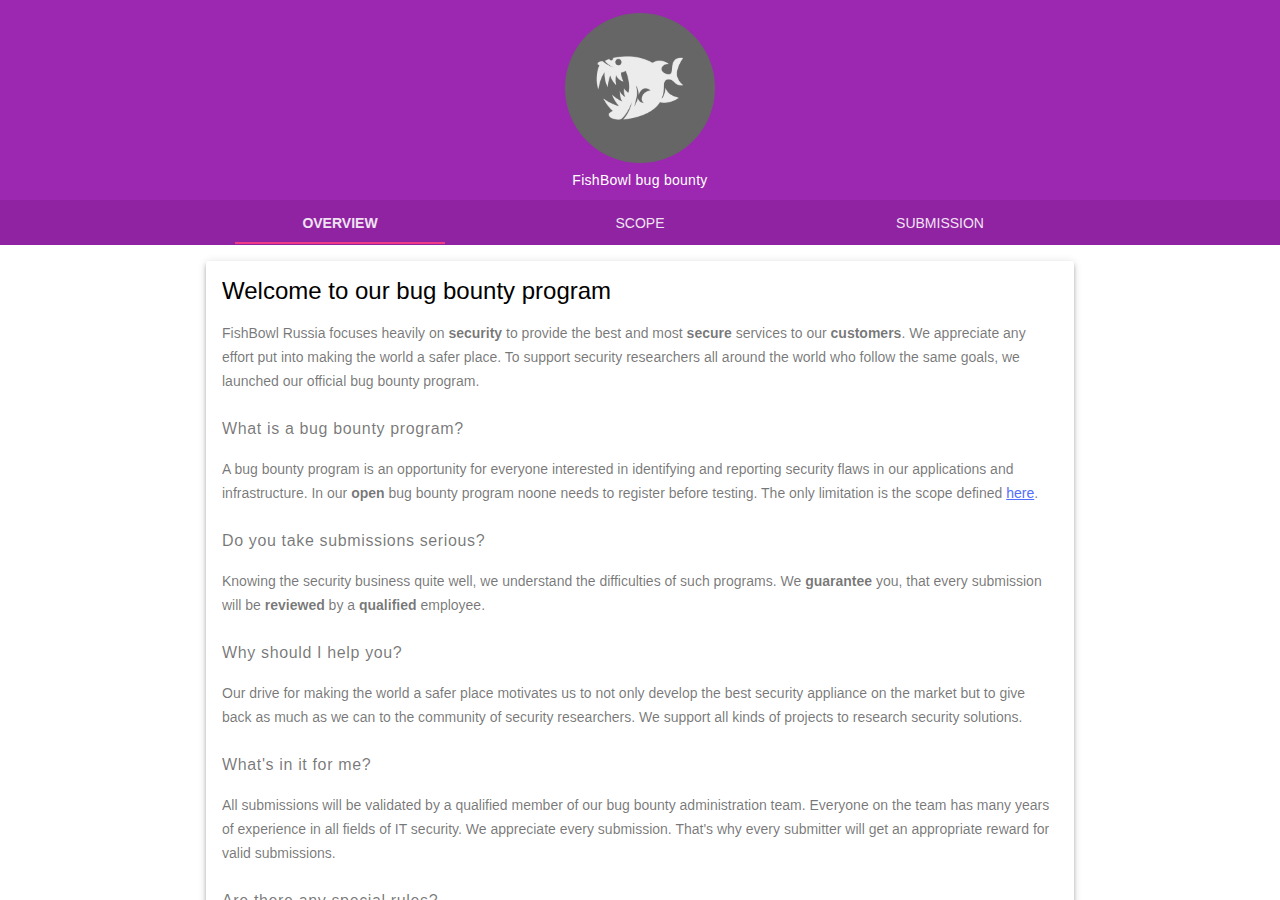
<file: index.html>
<!doctype html>
<html lang="en">
<head>
    <meta charset="utf-8">
    <meta http-equiv="X-UA-Compatible" content="IE=edge">
    <meta name="description" content="A bug bounty program hosted by fishbowl.">
    <meta name="viewport" content="width=device-width, initial-scale=1.0, minimum-scale=1.0">
    <title>Fishbowl - Bug Bounty</title>

    <link rel="icon" type="image/png" href="/assets/images/favicon.png">
    <link rel="stylesheet" href="/assets/material.min.css">
    <link rel="stylesheet" href="/assets/style.css">
</head>
<body>
<div class="mdl-layout mdl-js-layout mdl-layout--fixed-header">
    <header class="mdl-layout__header mdl-layout__header--waterfall portfolio-header">
        <div class="mdl-layout__header-row portfolio-logo-row">
                <span class="mdl-layout__title">
                    <div class="portfolio-logo"></div>
                    <span class="mdl-layout__title">FishBowl bug bounty</span>
                </span>
        </div>
        <div class="mdl-layout__header-row portfolio-navigation-row mdl-layout--large-screen-only">
            <nav class="mdl-navigation mdl-typography--body-1-force-preferred-font">
                <a class="mdl-navigation__link is-active" href="index.html">Overview</a>
                <a class="mdl-navigation__link" href="scope.html">Scope</a>
                <a class="mdl-navigation__link" href="submission.html">Submission</a>
            </nav>
        </div>
    </header>
    <div class="mdl-layout__drawer mdl-layout--small-screen-only">
        <nav class="mdl-navigation mdl-typography--body-1-force-preferred-font">
            <a class="mdl-navigation__link is-active" href="index.html">Overview</a>
            <a class="mdl-navigation__link" href="scope.html">Scope</a>
            <a class="mdl-navigation__link" href="submission.html">Submission</a>
        </nav>
    </div>
    <main class="mdl-layout__content">
        <div class="mdl-grid portfolio-max-width">
            <div class="mdl-cell mdl-card mdl-shadow--4dp mdl-cell--12-col portfolio-card">
                <div class="mdl-card__title">
                    <h2 class="mdl-card__title-text">Welcome to our bug bounty program</h2>
                </div>
                <div class="mdl-card__supporting-text">
                    <p>
                        FishBowl Russia focuses heavily on <strong>security</strong> to provide
                        the best and most <strong>secure</strong> services to our <strong>customers</strong>.
                        We appreciate any effort put into making the world a safer place.
                        To support security researchers all around the world who follow the same goals,
                        we launched our official bug bounty program.
                    </p>
                    <h6>What is a bug bounty program?</h6>
                    <p>
                        A bug bounty program is an opportunity for everyone interested in identifying and reporting
                        security flaws in our applications and infrastructure.
                        In our <strong>open</strong> bug bounty program noone needs to register before testing.
                        The only limitation is the scope defined <a href="scope.html">here</a>.
                    </p>
                    <h6>Do you take submissions serious?</h6>
                    <p>
                        Knowing the security business quite well, we understand the difficulties of such programs.
                        We <strong>guarantee</strong> you, that every submission will be <strong>reviewed</strong> by a <strong>qualified</strong> employee.
                    </p>
                    <h6>Why should I help you?</h6>
                    <p>
                        Our drive for making the world a safer place motivates us to not only develop the best security appliance on the market
                        but to give back as much as we can to the community of security researchers.
                        We support all kinds of projects to research security solutions.
                    </p>
                    <h6>What's in it for me?</h6>
                    <p>
                        All submissions will be validated by a qualified member of our bug bounty administration team.
                        Everyone on the team has many years of experience in all fields of IT security.
                        We appreciate every submission.
                        That's why every submitter will get an appropriate reward for valid submissions.
                    </p>
                    <h6>Are there any special rules?</h6>
                    <p>
                        We want to keep the testing as realistic as possible.
                        Therefore, we strictly limit the scope of the bug bounty so you can <strong>intensively examine</strong>
                        every little bit within the scope.
                    </p>
                    <h6>How will I get notified when my submission was reviewed?</h6>
                    <p>
                        As mentioned earlier, there is no need for registration.
                        Our three-headed code monkey on crack found a solution to this.
                        Once you submit a finding you will receive an encrypted verification of your submission.
                        You can then use the verification to include it in your submission for the <strong>TROOPERS</strong>
                        student <a target="_blank" href="https://troopers.de/students/">motivational letter</a>.
                        Once your submission was reviewed we will inform our agents within the <strong>TROOPERS</strong>
                        organization team to prioritize your application.
                    </p>
                    <h6>Who is eligible for a reward?</h6>
                    <p>
                        As <strong>TROOPERS</strong> only accepts valid students for the student program, we will not
                        accept non-student submissions to the program.
                        (Non-student submissions are still welcomed via <a target="_blank" href="mailto:submission@fshbwl.ru">e-mail</a>)
                    </p>
                </div>
                <div class="mdl-card__actions mdl-card--border">
                    <a class="mdl-button mdl-button--colored mdl-js-button mdl-js-ripple-effect mdl-button--accent mdl-button--raised"
                       href="scope.html">Show me the scope</a>
                </div>
            </div>
        </div>
        <div class="spacer"></div>
        <footer class="mdl-mini-footer">
            <div class="mdl-mini-footer__left-section">
                <div class="mdl-logo"></div>
            </div>
            <div class="mdl-mini-footer__right-section">
                <ul class="mdl-mini-footer__link-list">
                    <li><a href="terms.html">Privacy & Terms</a></li>
                </ul>
            </div>
        </footer>
    </main>
</div>
<script src="/assets/material.min.js"></script>
<!-- This page is part of the TROOPERS20 student program, developed by @hnzlmnn. More information: https://troopers.de/students/ -->
</body>
</html>
</file>
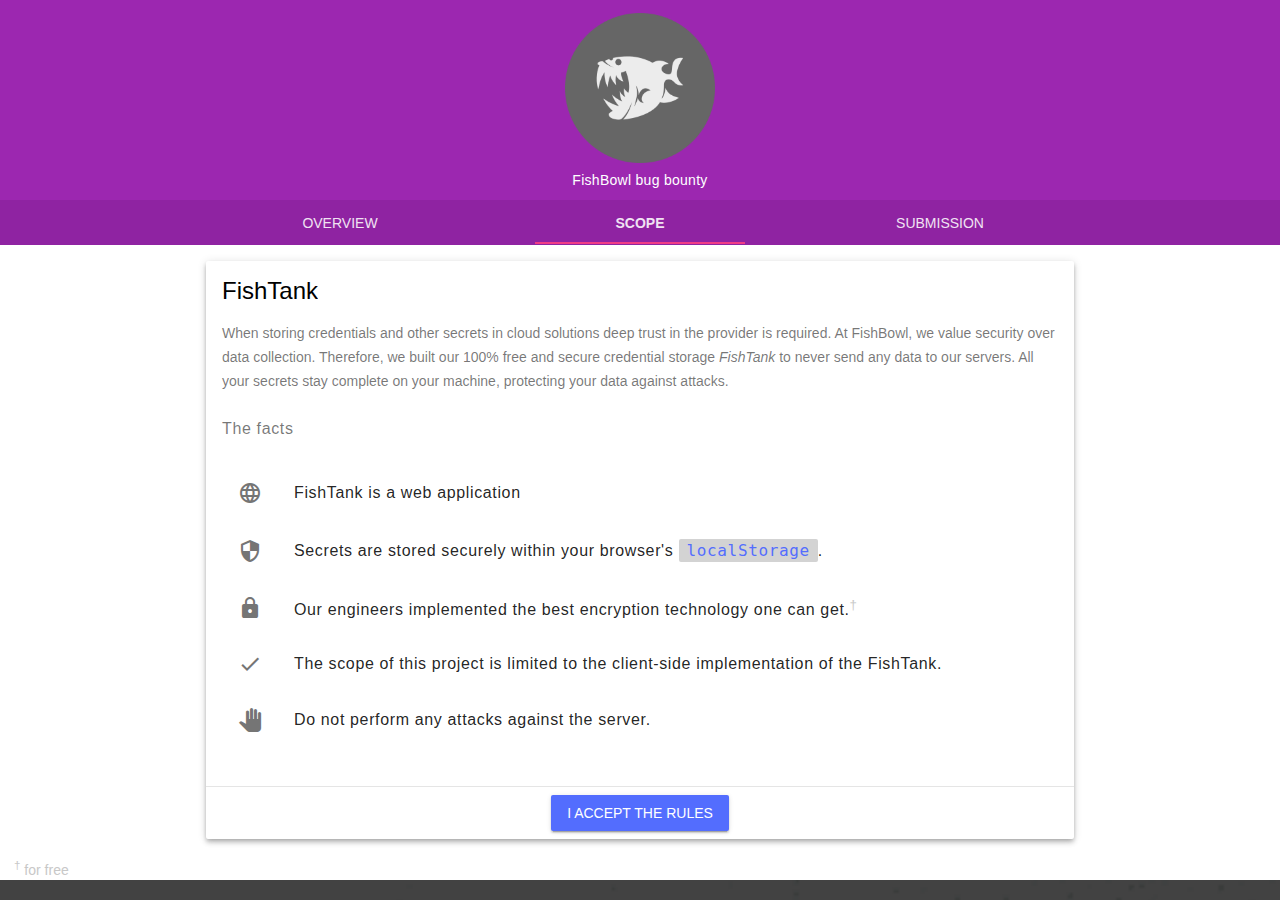
<file: fishtank.html>
<!doctype html>
<html lang="en">
<head>
    <meta charset="utf-8">
    <meta http-equiv="X-UA-Compatible" content="IE=edge">
    <meta name="description" content="A bug bounty program hosted by fishbowl.">
    <meta name="viewport" content="width=device-width, initial-scale=1.0, minimum-scale=1.0">
    <title>Fishbowl - Bug Bounty</title>

    <link rel="icon" type="image/png" href="/assets/images/favicon.png">
    <link rel="stylesheet" href="/assets/material.min.css">
    <link rel="stylesheet" href="/assets/style.css">
</head>
<body>
<div class="mdl-layout mdl-js-layout mdl-layout--fixed-header">
    <header class="mdl-layout__header mdl-layout__header--waterfall portfolio-header">
        <div class="mdl-layout__header-row portfolio-logo-row">
                <span class="mdl-layout__title">
                    <div class="portfolio-logo"></div>
                    <span class="mdl-layout__title">FishBowl bug bounty</span>
                </span>
        </div>
        <div class="mdl-layout__header-row portfolio-navigation-row mdl-layout--large-screen-only">
            <nav class="mdl-navigation mdl-typography--body-1-force-preferred-font">
                <a class="mdl-navigation__link" href="index.html">Overview</a>
                <a class="mdl-navigation__link is-active" href="scope.html">Scope</a>
                <a class="mdl-navigation__link" href="submission.html">Submission</a>
            </nav>
        </div>
    </header>
    <div class="mdl-layout__drawer mdl-layout--small-screen-only">
        <nav class="mdl-navigation mdl-typography--body-1-force-preferred-font">
            <a class="mdl-navigation__link" href="index.html">Overview</a>
            <a class="mdl-navigation__link is-active" href="scope.html">Scope</a>
            <a class="mdl-navigation__link" href="submission.html">Submission</a>
        </nav>
    </div>
    <main class="mdl-layout__content">
        <div class="mdl-grid portfolio-max-width">
            <div class="mdl-cell mdl-card mdl-shadow--4dp mdl-cell--12-col portfolio-card">
                <div class="mdl-card__title">
                    <h2 class="mdl-card__title-text">FishTank</h2>
                </div>
                <div class="mdl-card__supporting-text">
                    <p>
                        When storing credentials and other secrets in cloud solutions deep trust in the provider is required.
                        At FishBowl, we value security over data collection.
                        Therefore, we built our 100% free and secure credential storage <i>FishTank</i> to never send any data to our servers.
                        All your secrets stay complete on your machine, protecting your data against attacks.
                    </p>
                    <h6>The facts</h6>
                    <ul class="mdl-list">
                        <li class="mdl-list__item">
                            <span class="mdl-list__item-primary-content">
                                <i class="material-icons mdl-list__item-icon">language</i>
                                <span>FishTank is a web application</span>
                            </span>
                        </li>
                        <li class="mdl-list__item">
                            <span class="mdl-list__item-primary-content">
                                <i class="material-icons mdl-list__item-icon">security</i>
                                <span>Secrets are stored securely within your browser's <code>localStorage</code>.</span>
                            </span>
                        </li>
                        <li class="mdl-list__item">
                            <span class="mdl-list__item-primary-content">
                                <i class="material-icons mdl-list__item-icon">lock</i>
                                <span>Our engineers implemented the best encryption technology one can get.<sup>&dagger;</sup></span>
                            </span>
                        </li>
                        <li class="mdl-list__item">
                            <span class="mdl-list__item-primary-content">
                                <i class="material-icons mdl-list__item-icon">done</i>
                                <span>The scope of this project is limited to the client-side implementation of the FishTank.</span>
                            </span>
                        </li>
                        <li class="mdl-list__item">
                            <span class="mdl-list__item-primary-content">
                                <i class="material-icons mdl-list__item-icon">pan_tool</i>
                                <span>Do not perform any attacks against the server.</span>
                            </span>
                        </li>
                    </ul>
                </div>
                <div class="mdl-card__actions mdl-card--border">
                    <a class="mdl-button mdl-button--colored mdl-js-button mdl-js-ripple-effect mdl-button--accent mdl-button--raised"
                       href="?accepted">I accept the rules</a>
                </div>
            </div>
            <div class="mdl-cell mdl-card mdl-shadow--4dp mdl-cell--12-col portfolio-card"  id="targets" style="display: none">
                <div class="mdl-card__title">
                    <h2 class="mdl-card__title-text">Targets</h2>
                </div>
                <div class="mdl-card__supporting-text">
                    <table class="mdl-data-table mdl-js-data-table">
                        <thead>
                        <tr>
                            <th>FishTank</th>
                            <th>Password</th>
                        </tr>
                        </thead>
                        <tbody>
                        <tr>
                            <td><pre class="break">LglVOnp3GQgiYWtLaDZgAtQdltvGThVfpM3Cvh6RAlFVKDFRHxs9NQgzGiMGYwh9X31HJP2sRnEaG+sJ8DsbU25JFi7q8FoNNw==</pre></td>
                            <td><code>Th1sIs4V3ry$3cur3P4ssw0rd</code></td>
                        </tr>
                        <tr>
                            <td><pre class="break">aF8ccGR1QmIDSRJFEwUWLypj43LLGY2sdSPKHo/FGtsTQngfCR1qUyl/MX0yP2Z7Pzlgoz7DCzFZLXssD2R4D8+tE76ltzTnZxQMQ31mFBvIyhjS6cM3rQzIINgBAGYc2/Az3fjQ4sgi5DHYLyVSLuTeFoXau6reAtcgxCA2MfaLolHgq7TDggWATegXF6vt75Ll15G8yO0qu9Cu4uutgduspqebrL+c26PE5/XIkveggMFokUKxoNKh6K3K5OKcbE6GaVR0ikzG2fa60fXrtltmqWBKUJJ44Xvnc46os9hYFpRZUUpmEfJDhFa+sbiQfGiZKUl9Lg2HTMENws/ZSwYE3hUBCWALpGWwELm+RVl1fSNOdUhF</pre></td>
                            <td>-</td>
                        </tr>
                        </tbody>
                    </table>
                    <script>
                        const targets = document.getElementById("targets")
                        const query = location.search.substr(1).split("&").map(a => a.split("=")).reduce((a, b) => {
                            a[b[0]] = b[1] || ""
                            return a
                        }, {})
                        if (query['accepted'] !== undefined) {
                            targets.style.display = 'block'
                        }
                    </script>
                    <p>
                        <a class="mdl-button mdl-button--colored mdl-js-button mdl-js-ripple-effect mdl-button--accent mdl-button--raised"
                           href="https://fishtank.fshbwl.ru/" target="_blank">Go to FishTank</a>
                    </p>
                </div>
            </div>
        </div>
        <div class="spacer"></div>
        <div class="footnotes">
            <sup>&dagger;</sup> for free
        </div>
        <footer class="mdl-mini-footer">
            <div class="mdl-mini-footer__left-section">
                <div class="mdl-logo"></div>
            </div>
            <div class="mdl-mini-footer__right-section">
                <ul class="mdl-mini-footer__link-list">
                    <li><a href="terms.html">Privacy & Terms</a></li>
                </ul>
            </div>
        </footer>
    </main>
</div>
<script src="/assets/material.min.js"></script>
<!-- This page is part of the TROOPERS20 student program, developed by @hnzlmnn. More information: https://troopers.de/students/ -->
</body>
</html>
</file>
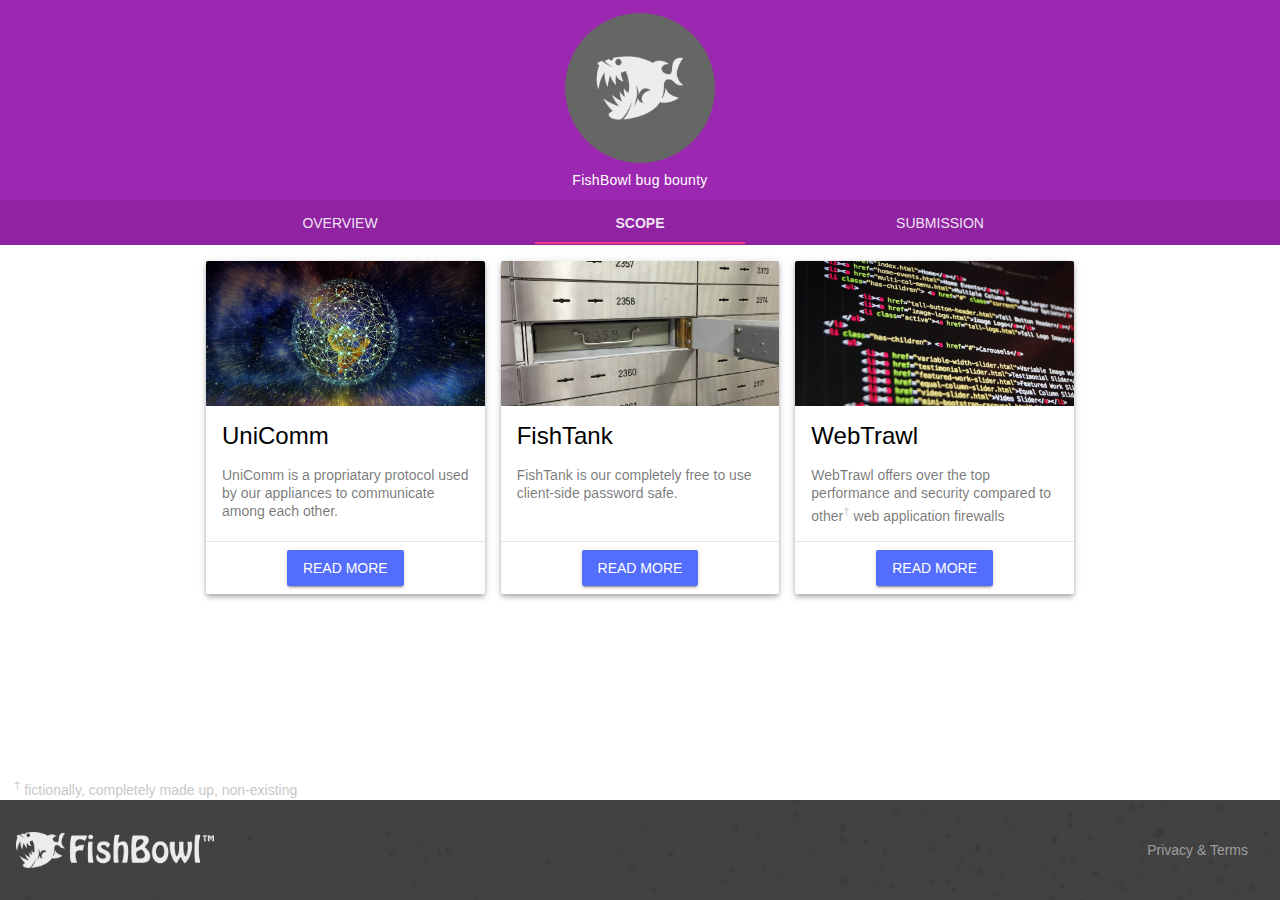
<file: scope.html>
<!doctype html>
<html lang="en">
<head>
    <meta charset="utf-8">
    <meta http-equiv="X-UA-Compatible" content="IE=edge">
    <meta name="description" content="A bug bounty program hosted by fishbowl.">
    <meta name="viewport" content="width=device-width, initial-scale=1.0, minimum-scale=1.0">
    <title>Fishbowl - Bug Bounty</title>

    <link rel="icon" type="image/png" href="/assets/images/favicon.png">
    <link rel="stylesheet" href="/assets/material.min.css">
    <link rel="stylesheet" href="/assets/style.css">
</head>
<body>
<div class="mdl-layout mdl-js-layout mdl-layout--fixed-header">
    <header class="mdl-layout__header mdl-layout__header--waterfall portfolio-header">
        <div class="mdl-layout__header-row portfolio-logo-row">
                <span class="mdl-layout__title">
                    <div class="portfolio-logo"></div>
                    <span class="mdl-layout__title">FishBowl bug bounty</span>
                </span>
        </div>
        <div class="mdl-layout__header-row portfolio-navigation-row mdl-layout--large-screen-only">
            <nav class="mdl-navigation mdl-typography--body-1-force-preferred-font">
                <a class="mdl-navigation__link" href="index.html">Overview</a>
                <a class="mdl-navigation__link is-active" href="scope.html">Scope</a>
                <a class="mdl-navigation__link" href="submission.html">Submission</a>
            </nav>
        </div>
    </header>
    <div class="mdl-layout__drawer mdl-layout--small-screen-only">
        <nav class="mdl-navigation mdl-typography--body-1-force-preferred-font">
            <a class="mdl-navigation__link" href="index.html">Overview</a>
            <a class="mdl-navigation__link is-active" href="scope.html">Scope</a>
            <a class="mdl-navigation__link" href="submission.html">Submission</a>
        </nav>
    </div>
    <main class="mdl-layout__content">
        <div class="mdl-grid portfolio-max-width">
            <div class="mdl-cell mdl-card mdl-shadow--4dp portfolio-card">
                <div class="mdl-card__media">
                    <img class="article-image" src="/assets/images/network-3537401_1920.small.jpg" border="0" alt="">
                </div>
                <div class="mdl-card__title">
                    <h2 class="mdl-card__title-text">UniComm</h2>
                </div>
                <div class="mdl-card__supporting-text">
                    UniComm is a propriatary protocol used by our appliances to communicate among each other.
                </div>
                <div class="mdl-card__actions mdl-card--border">
                    <a class="mdl-button mdl-button--colored mdl-js-button mdl-js-ripple-effect mdl-button--accent mdl-button--raised"
                       href="unicomm.html">Read more</a>
                </div>
            </div>
            <div class="mdl-cell mdl-card mdl-shadow--4dp portfolio-card">
                <div class="mdl-card__media">
                    <img class="article-image" src="/assets/images/safe-1670696_1920.small.jpg" border="0" alt="">
                </div>
                <div class="mdl-card__title">
                    <h2 class="mdl-card__title-text">FishTank</h2>
                </div>
                <div class="mdl-card__supporting-text">
                    FishTank is our completely free to use client-side password safe.
                </div>
                <div class="mdl-card__actions mdl-card--border">
                    <a class="mdl-button mdl-button--colored mdl-js-button mdl-js-ripple-effect mdl-button--accent mdl-button--raised"
                       href="fishtank.html">Read more</a>
                </div>
            </div>
            <div class="mdl-cell mdl-card mdl-shadow--4dp portfolio-card">
                <div class="mdl-card__media">
                    <img class="article-image" src="/assets/images/code-1076536_1920.small.jpg" border="0" alt="">
                </div>
                <div class="mdl-card__title">
                    <h2 class="mdl-card__title-text">WebTrawl</h2>
                </div>
                <div class="mdl-card__supporting-text">
                    WebTrawl offers over the top performance and security compared to other<sup>&dagger;</sup> web application firewalls
                </div>
                <div class="mdl-card__actions mdl-card--border">
                    <a class="mdl-button mdl-button--colored mdl-js-button mdl-js-ripple-effect mdl-button--accent mdl-button--raised"
                       href="webtrawl.html">Read more</a>
                </div>
            </div>
        </div>
        <div class="spacer"></div>
        <div class="footnotes">
            <sup>&dagger;</sup> fictionally, completely made up, non-existing
        </div>
        <footer class="mdl-mini-footer">
            <div class="mdl-mini-footer__left-section">
                <div class="mdl-logo"></div>
            </div>
            <div class="mdl-mini-footer__right-section">
                <ul class="mdl-mini-footer__link-list">
                    <li><a href="terms.html">Privacy & Terms</a></li>
                </ul>
            </div>
        </footer>
    </main>
</div>
<script src="/assets/material.min.js"></script>
<!-- This page is part of the TROOPERS20 student program, developed by @hnzlmnn. More information: https://troopers.de/students/ -->
</body>
</html>
</file>
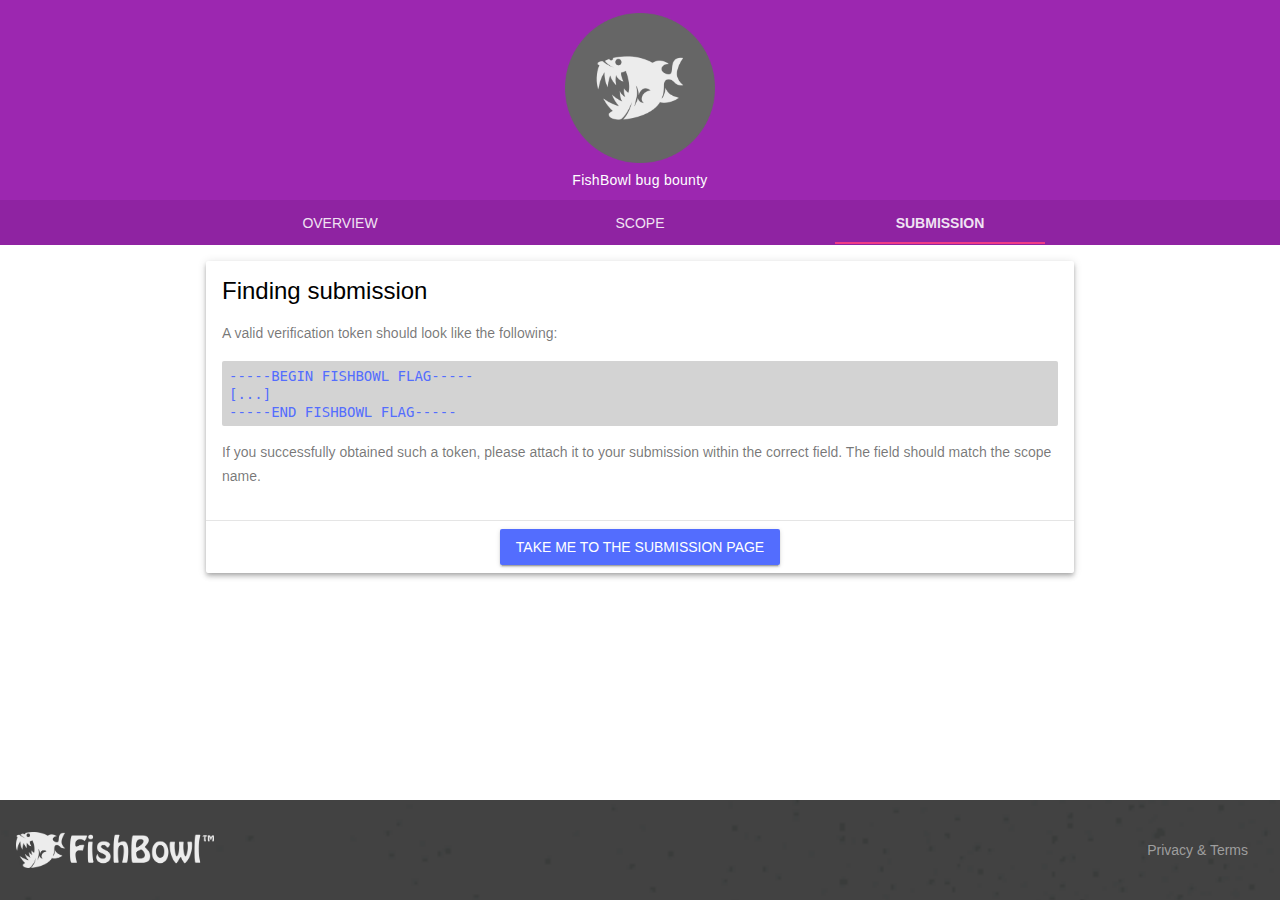
<file: submission.html>
<!doctype html>
<html lang="en">
<head>
    <meta charset="utf-8">
    <meta http-equiv="X-UA-Compatible" content="IE=edge">
    <meta name="description" content="A bug bounty program hosted by fishbowl.">
    <meta name="viewport" content="width=device-width, initial-scale=1.0, minimum-scale=1.0">
    <title>Fishbowl - Bug Bounty</title>

    <link rel="icon" type="image/png" href="/assets/images/favicon.png">
    <link rel="stylesheet" href="/assets/material.min.css">
    <link rel="stylesheet" href="/assets/style.css">
</head>
<body>
<div class="mdl-layout mdl-js-layout mdl-layout--fixed-header">
    <header class="mdl-layout__header mdl-layout__header--waterfall portfolio-header">
        <div class="mdl-layout__header-row portfolio-logo-row">
                <span class="mdl-layout__title">
                    <div class="portfolio-logo"></div>
                    <span class="mdl-layout__title">FishBowl bug bounty</span>
                </span>
        </div>
        <div class="mdl-layout__header-row portfolio-navigation-row mdl-layout--large-screen-only">
            <nav class="mdl-navigation mdl-typography--body-1-force-preferred-font">
                <a class="mdl-navigation__link" href="index.html">Overview</a>
                <a class="mdl-navigation__link" href="scope.html">Scope</a>
                <a class="mdl-navigation__link is-active" href="submission.html">Submission</a>
            </nav>
        </div>
    </header>
    <div class="mdl-layout__drawer mdl-layout--small-screen-only">
        <nav class="mdl-navigation mdl-typography--body-1-force-preferred-font">
            <a class="mdl-navigation__link" href="index.html">Overview</a>
            <a class="mdl-navigation__link" href="scope.html">Scope</a>
            <a class="mdl-navigation__link is-active" href="submission.html">Submission</a>
        </nav>
    </div>
    <main class="mdl-layout__content">
        <div class="mdl-grid portfolio-max-width">
            <div class="mdl-cell mdl-card mdl-shadow--4dp mdl-cell--12-col portfolio-card">
                <div class="mdl-card__title">
                    <h2 class="mdl-card__title-text">Finding submission</h2>
                </div>
                <div class="mdl-card__supporting-text">
                    <p>
                        A valid verification token should look like the following:
                    </p>
                    <pre>
-----BEGIN FISHBOWL FLAG-----
[...]
-----END FISHBOWL FLAG-----</pre>
                    <p>
                        If you successfully obtained such a token, please attach it to your submission within the correct field.
                        The field should match the scope name.
                    </p>
                </div>
                <div class="mdl-card__actions mdl-card--border">
                    <a class="mdl-button mdl-button--colored mdl-js-button mdl-js-ripple-effect mdl-button--accent mdl-button--raised"
                       target="_blank"
                       href="https://cfp.ernw-insight.de/tr20students/cfp">Take me to the submission page</a>
                </div>
            </div>
        </div>
        <div class="spacer"></div>
        <footer class="mdl-mini-footer">
            <div class="mdl-mini-footer__left-section">
                <div class="mdl-logo"></div>
            </div>
            <div class="mdl-mini-footer__right-section">
                <ul class="mdl-mini-footer__link-list">
                    <li><a href="terms.html">Privacy & Terms</a></li>
                </ul>
            </div>
        </footer>
    </main>
</div>
<script src="/assets/material.min.js"></script>
<!-- This page is part of the TROOPERS20 student program, developed by @hnzlmnn. More information: https://troopers.de/students/ -->
</body>
</html>
</file>
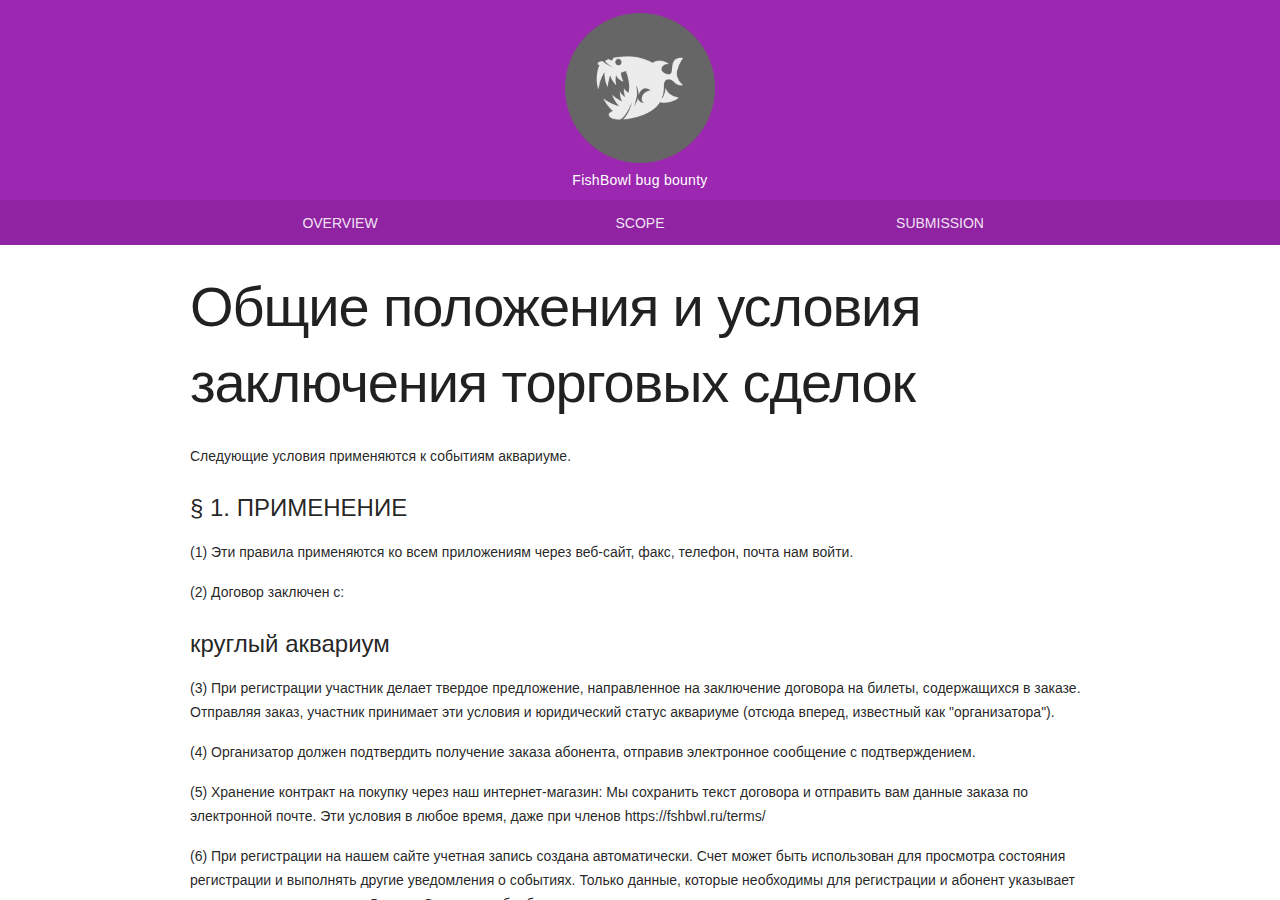
<file: terms.html>
<!doctype html>
<html lang="en">
<head>
    <meta charset="utf-8">
    <meta http-equiv="X-UA-Compatible" content="IE=edge">
    <meta name="description" content="A bug bounty program hosted by fishbowl.">
    <meta name="viewport" content="width=device-width, initial-scale=1.0, minimum-scale=1.0">
    <title>Fishbowl - Bug Bounty</title>

    <link rel="icon" type="image/png" href="/assets/images/favicon.png">
    <link rel="stylesheet" href="/assets/material.min.css">
    <link rel="stylesheet" href="/assets/style.css">
</head>
<body>
<div class="mdl-layout mdl-js-layout mdl-layout--fixed-header">
    <header class="mdl-layout__header mdl-layout__header--waterfall portfolio-header">
        <div class="mdl-layout__header-row portfolio-logo-row">
                <span class="mdl-layout__title">
                    <div class="portfolio-logo"></div>
                    <span class="mdl-layout__title">FishBowl bug bounty</span>
                </span>
        </div>
        <div class="mdl-layout__header-row portfolio-navigation-row mdl-layout--large-screen-only">
            <nav class="mdl-navigation mdl-typography--body-1-force-preferred-font">
                <a class="mdl-navigation__link" href="index.html">Overview</a>
                <a class="mdl-navigation__link" href="scope.html">Scope</a>
                <a class="mdl-navigation__link" href="submission.html">Submission</a>
            </nav>
        </div>
    </header>
    <div class="mdl-layout__drawer mdl-layout--small-screen-only">
        <nav class="mdl-navigation mdl-typography--body-1-force-preferred-font">
            <a class="mdl-navigation__link" href="index.html">Overview</a>
            <a class="mdl-navigation__link" href="scope.html">Scope</a>
            <a class="mdl-navigation__link" href="submission.html">Submission</a>
        </nav>
    </div>
    <main class="mdl-layout__content">
        <div class="content">
            <h1>Общие положения и условия заключения торговых сделок</h1>
            <p>Следующие условия применяются к событиям аквариуме.</p>
            <h4>§ 1. ПРИМЕНЕНИЕ</h4>
            <p>(1) Эти правила применяются ко всем приложениям через веб-сайт, факс, телефон, почта нам войти.</p>
            <p>(2) Договор заключен с:</p>
            <h4>круглый аквариум</h4>
            <p>(3) При регистрации участник делает твердое предложение, направленное на заключение договора на билеты, содержащихся в заказе. Отправляя заказ, участник принимает эти условия и юридический статус аквариуме (отсюда вперед, известный как "организатора").</p>
            <p>(4) Организатор должен подтвердить получение заказа абонента, отправив электронное сообщение с подтверждением.</p>
            <p>(5) Хранение контракт на покупку через наш интернет-магазин: Мы сохранить текст договора и отправить вам данные заказа по электронной почте. Эти условия в любое время, даже при членов https://fshbwl.ru/terms/</p>
            <p>(6) При регистрации на нашем сайте учетная запись создана автоматически. Счет может быть использован для просмотра состояния регистрации и выполнять другие уведомления о событиях. Только данные, которые необходимы для регистрации и абонент указывает при регистрации хранятся. Данные Оплата не обрабатывается или хранится нами.</p>
            <h4>§ 2. Регистрационный взнос</h4>
            <p>(1) Цены указаны в ЕВРО и не включают подлежало применению в момент регистрации по установленной ставке от 19%.</p>
            <p>(2) Регистрационный взнос может быть оплачен по безналичному расчету, Paypal и кредитную карту (American Express, MasterCard, Visa, Diners, JCB.</p>
            <p>(3) Оплата счета-фактуры должны быть получены в течение 30 дней с момента выставления счета доводится до покупателя без вычета. Счет не должно быть уделено не позднее начала мероприятия. В противном случае, регистрация и, следовательно, право на поступление истекает.</p>
            <p>(4) Счета выставляются после регистрации на указанный адрес биллинга и отправлены по электронной почте по адресу, указанному.</p>
            <p>(5) Online платежи с помощью кредитной карты или Paypal будут обрабатываться исключительно через сертифицированных поставщиков PCI Wirecard. Непредвиденные пошлины уплачиваются в дополнение к цене билета.</p>
            <p>(6) Оплата банковским переводом должны быть отправлены на следующий счет:</p>
            <h4>Cyber</h4>
            <p>(7) Там не выдается никакого физического билет. Потребление основывается на зарегистрированное название участника (первый и последний).</p>
            <p>(8) Робот ставка применяется к членам университетов и учебных заведений и требует соответствующего доказательства. Это должно быть отправлено после регистрации на registration@fshbwl.ru с именем абонента в качестве субъекта.</p>
            <p>(9) Скорость робот студент относится к студентам, которые необходимо платить за себя. Студенты, участвующие во имя и от имени компании (например, во время практического семестра), не имеют права на скорости студентов. Соответствующее доказательство (например свидетельство о зачислении на текущий семестр) должны быть отправлены после регистрации на registration@fshbwl.ru с именем абонента в качестве субъекта.</p>
            <h4>§ 3. ГРУППА регистраций и бронирование КОДЫ</h4>
            <p>(1) Мы предлагаем "корпоративный тариф" для нескольких участников, которые приходят из одной компании. Мы будем предоставлять скидку в размере 100 евро из второго билета. Чтобы сделать заявку ставка корпоративного, запрос до регистрации / регистрации второго участника должны быть отправлены в registration@fshbwl.ru. Вы получите соответствующий отчетный код.</p>
            <p>(2) Для больших групп может запросить индивидуальное предложение. Это также должно быть сделано до регистрации на registration@fshbwl.ru.</p>
            <p>(3) Дополнительный код заказа (например, от рекламы) также должен быть указан непосредственно в реестре.</p>
            <p>(4) Все дисконтные регистрации должны быть сделаны с кодом бронирования денонсации. Ретроспективный скидка не представляется возможным.</p>
            <h4>§ 4. ОТМЕНА, вспомнить и участников обмена</h4>
            <p>(1) Правовой Аннулирование применяется независимо от следующих механизмов для частных участников.</p>
            <p>(2) В случае если зарегистрированным участником сможет сделать конференцию они могут назвать альтернативный человека посещать от их имени. Участник биржи должны быть уведомлены по электронной почте, чтобы registration@fishbowl.ceo~~V с именем старые и новые участники в теме письма. Если скидкой билеты (академический, студент, Корпоративный) передача, обновленный доказательство должно быть представлено разрешения для нового владельца билета. Если они не претендовать на сниженной ставке новый владелец билет будет отвечать за доплатив разницу в скорости до начала мероприятия.</p>
            <p>(3) Регистрация может быть отменено до 8 недель до начала мероприятия бесплатно.</p>
            <p>(4) В случае отказа, пока не будет возвращен 4 недели до начала мероприятия 50% регистрационного сбора.</p>
            <p>(5) Билет / регистрация может быть передана для участия в следующем году не позднее чем за две недели до начала исходного события. Исключением из этого правила является, если билет уже был переведен из уже прошлого года.</p>
            <p>(6) Отмена / Напомним должно быть сделано в письменной форме путем направления по электронной почте registration@fshbwl.ru или по почте на Fishbowl. Если отзыв не может быть сделано в письменной форме / образом целевое возмещение утрачивается.</p>
            <p>(7) Erstattungen Werden ausschließlich Ауф дас бей дер Bezahlung genutzte Zahlungsmittel erstattet.</p>
            <h4>§ 5. ВЫПОЛНЕНИЯ</h4>
            <p>(1) В регистрационный взнос входит кофе-брейки, обед и напитки. В среду мероприятия, бесплатный ужин включен.</p>
            <h4>§ 6. ПРИГЛАШЕНИЕ</h4>
            <p>(1) Если участник необходимо подать заявление на получение визы для ФРГ приглашение, может быть поставлен организатором, после того как компенсация для события был получен. Сообщение с просьбой о приглашение должно быть направлено registration@fishbowl.ru (Subject: "Приглашение + имя участника) Запрашиваемая письма-приглашения менее зависят исключительно от имени зарегистрированного лица..</p>
            <h4>§ 7. УЧАСТИЕ СЕРТИФИКАТЫ</h4>
            <p>(1) Сертификаты посещаемости выдаются в конце события / разместить на стойке регистрации для забрать. Неправильный или отсутствующий сертификаты не должны быть запрошены не позднее двух недель после последнего дня проведения мероприятия, отправив электронное письмо на registration@fshbwl.ru. Последующие запросы не будут рассматриваться.</p>
            <h4>§ 8. аудио, видео, изображения</h4>
            <p>(1) Любые такие записи звука и изображения событий, не допускаются.</p>
            <p>(2) Конференц-презентации будут записаны и опубликованы организатором.</p>
            <p>(3) Организатор оставляет за собой право записывать фотографии в маркетинговых целях для будущих событий с мероприятия.</p>
            <p>(4) При регистрации, участник соглашается, что они, возможно, в образах или видеоматериала.</p>
            <h4>§ 9 Защита данных и конфиденциальность</h4>
            <p>(1) Организатор обеспечивает конфиденциальность каждого человека, который покупает на fshbwl.ru и лечит личные данные, представленные в качестве конфиденциальной. Организатор будет рассматривать предоставленную информацию от абонента конфиденциально и в соответствии с правилами защиты данных. Личные данные сохраняются в связи с вашим именем. Мнения, пересылаемые данные инвентаризации участника (имя, фамилия, доставка и адрес, адрес электронной почты) будут сохранены организатором и обрабатываются с целью предоставления услуги и выставления счетов. Ваши личные данные не будут переданы третьим лицам.</p>
            <p>(2) Данные, собранные во время регистрации будет использоваться или раскрываться для других целей, чем требуется для рассмотрения заявления.</p>
            <p>(3) При посещении сайте организатора информации о доступе (дата, время, просмотренные страницы) сохраняются. Эти данные не считается персональные данные, но являются анонимными.</p>
            <p>§10 Заключительные положения</p>
            <p>(1) Если какое-либо положение настоящих условий недействительным или аннулировать для событий, это не влияет на действительность остальных положений. В противном случае, нормативные положения Федерального Республики Cyber применяются.</p>
            <p class="tiny">Also, this is in no way shape or form a legal document. This is all for fun as part of our conference. Happy hunting!</p>
        </div>
        <div class="spacer"></div>
        <footer class="mdl-mini-footer">
            <div class="mdl-mini-footer__left-section">
                <div class="mdl-logo"></div>
            </div>
            <div class="mdl-mini-footer__right-section">
                <ul class="mdl-mini-footer__link-list">
                    <li><a href="terms.html">Privacy & Terms</a></li>
                </ul>
            </div>
        </footer>
    </main>
</div>
<script src="/assets/material.min.js"></script>
<!-- This page is part of the TROOPERS20 student program, developed by @hnzlmnn. More information: https://troopers.de/students/ -->
</body>
</html>
</file>
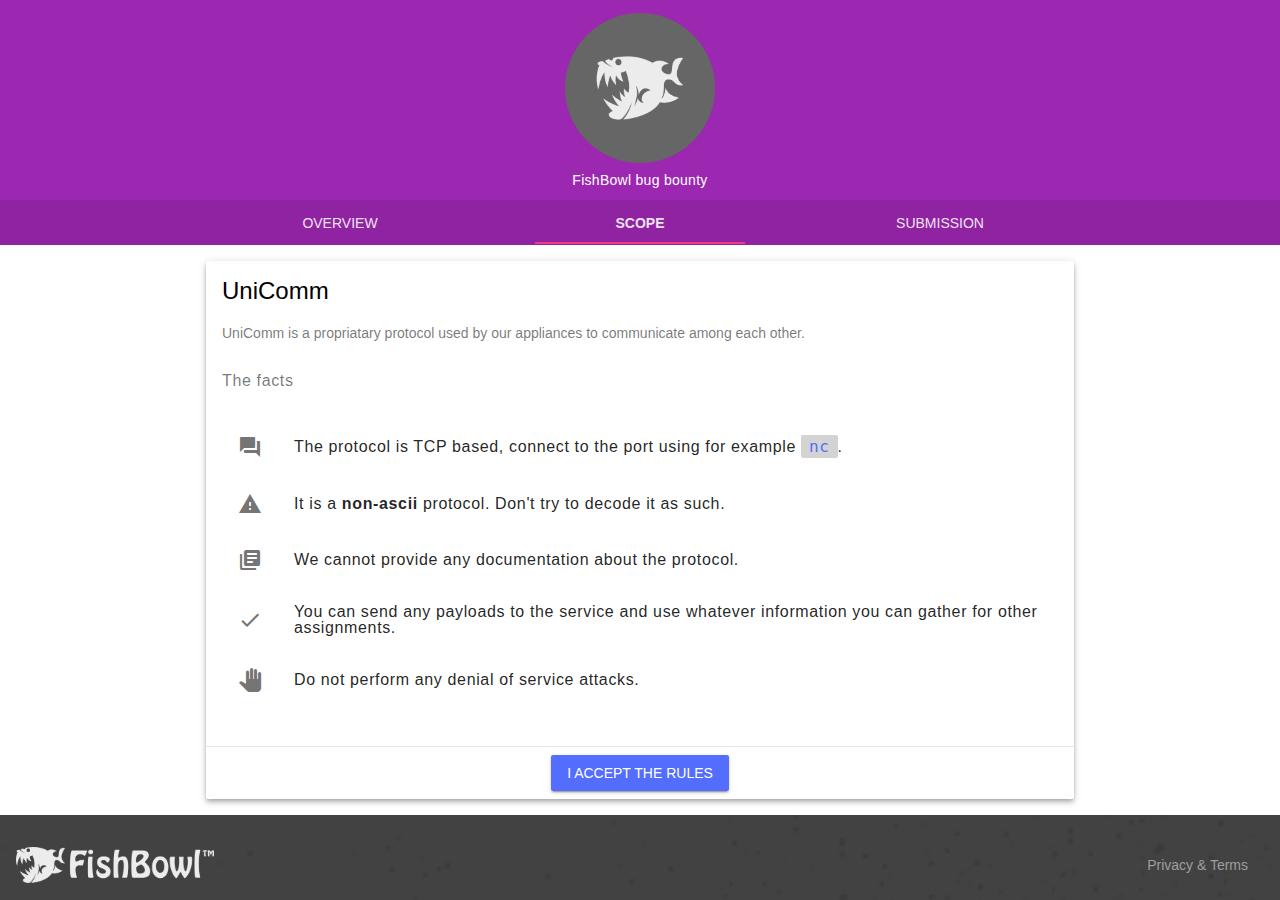
<file: unicomm.html>
<!doctype html>
<html lang="en">
<head>
    <meta charset="utf-8">
    <meta http-equiv="X-UA-Compatible" content="IE=edge">
    <meta name="description" content="A bug bounty program hosted by fishbowl.">
    <meta name="viewport" content="width=device-width, initial-scale=1.0, minimum-scale=1.0">
    <title>Fishbowl - Bug Bounty</title>

    <link rel="icon" type="image/png" href="/assets/images/favicon.png">
    <link rel="stylesheet" href="/assets/material.min.css">
    <link rel="stylesheet" href="/assets/style.css">
</head>
<body>
<div class="mdl-layout mdl-js-layout mdl-layout--fixed-header">
    <header class="mdl-layout__header mdl-layout__header--waterfall portfolio-header">
        <div class="mdl-layout__header-row portfolio-logo-row">
                <span class="mdl-layout__title">
                    <div class="portfolio-logo"></div>
                    <span class="mdl-layout__title">FishBowl bug bounty</span>
                </span>
        </div>
        <div class="mdl-layout__header-row portfolio-navigation-row mdl-layout--large-screen-only">
            <nav class="mdl-navigation mdl-typography--body-1-force-preferred-font">
                <a class="mdl-navigation__link" href="index.html">Overview</a>
                <a class="mdl-navigation__link is-active" href="scope.html">Scope</a>
                <a class="mdl-navigation__link" href="submission.html">Submission</a>
            </nav>
        </div>
    </header>
    <div class="mdl-layout__drawer mdl-layout--small-screen-only">
        <nav class="mdl-navigation mdl-typography--body-1-force-preferred-font">
            <a class="mdl-navigation__link" href="index.html">Overview</a>
            <a class="mdl-navigation__link is-active" href="scope.html">Scope</a>
            <a class="mdl-navigation__link" href="submission.html">Submission</a>
        </nav>
    </div>
    <main class="mdl-layout__content">
        <div class="mdl-grid portfolio-max-width">
            <div class="mdl-cell mdl-card mdl-shadow--4dp mdl-cell--12-col portfolio-card">
                <div class="mdl-card__title">
                    <h2 class="mdl-card__title-text">UniComm</h2>
                </div>
                <div class="mdl-card__supporting-text">
                    <p>
                        UniComm is a propriatary protocol used by our appliances to communicate among each other.
                    </p>
                    <h6>The facts</h6>
                    <ul class="mdl-list">
                        <li class="mdl-list__item">
                            <span class="mdl-list__item-primary-content">
                                <i class="material-icons mdl-list__item-icon">question_answer</i>
                                <span>The protocol is TCP based, connect to the port using for example <code>nc</code>.</span>
                            </span>
                        </li>
                        <li class="mdl-list__item">
                            <span class="mdl-list__item-primary-content">
                                <i class="material-icons mdl-list__item-icon">warning</i>
                                <span>It is a <strong>non-ascii</strong> protocol. Don't try to decode it as such.</span>
                            </span>
                        </li>
                        <li class="mdl-list__item">
                            <span class="mdl-list__item-primary-content">
                                <i class="material-icons mdl-list__item-icon">library_books</i>
                                <span>We cannot provide any documentation about the protocol.</span>
                            </span>
                        </li>
                        <li class="mdl-list__item">
                            <span class="mdl-list__item-primary-content">
                                <i class="material-icons mdl-list__item-icon">done</i>
                                <span>You can send any payloads to the service and use whatever information you can gather for other assignments.</span>
                            </span>
                        </li>
                        <li class="mdl-list__item">
                            <span class="mdl-list__item-primary-content">
                                <i class="material-icons mdl-list__item-icon">pan_tool</i>
                                <span>Do not perform any denial of service attacks.</span>
                            </span>
                        </li>
                    </ul>
                </div>
                <div class="mdl-card__actions mdl-card--border">
                    <a class="mdl-button mdl-button--colored mdl-js-button mdl-js-ripple-effect mdl-button--accent mdl-button--raised"
                       href="?accepted">I accept the rules</a>
                </div>
            </div>
            <div class="mdl-cell mdl-card mdl-shadow--4dp mdl-cell--12-col portfolio-card"  id="targets" style="display: none">
                <div class="mdl-card__title">
                    <h2 class="mdl-card__title-text">Targets</h2>
                </div>
                <div class="mdl-card__supporting-text">
                    <table class="mdl-data-table mdl-js-data-table mdl-shadow--2dp">
                        <thead>
                        <tr>
                            <th>Host</th>
                            <th>Port</th>
                        </tr>
                        </thead>
                        <tbody>
                        <tr>
                            <td>unicomm-master.fshbwl.ru</td>
                            <td>31337</td>
                        </tr>
                        </tbody>
                    </table>
                    <script>
                        const targets = document.getElementById("targets")
                        const query = location.search.substr(1).split("&").map(a => a.split("=")).reduce((a, b) => {
                            a[b[0]] = b[1] || ""
                            return a
                        }, {})
                        if (query['accepted'] !== undefined) {
                            targets.style.display = 'block'
                        }
                    </script>
                </div>
            </div>
        </div>
        <div class="spacer"></div>
        <footer class="mdl-mini-footer">
            <div class="mdl-mini-footer__left-section">
                <div class="mdl-logo"></div>
            </div>
            <div class="mdl-mini-footer__right-section">
                <ul class="mdl-mini-footer__link-list">
                    <li><a href="terms.html">Privacy & Terms</a></li>
                </ul>
            </div>
        </footer>
    </main>
</div>
<script src="/assets/material.min.js"></script>
<!-- This page is part of the TROOPERS20 student program, developed by @hnzlmnn. More information: https://troopers.de/students/ -->
</body>
</html>
</file>
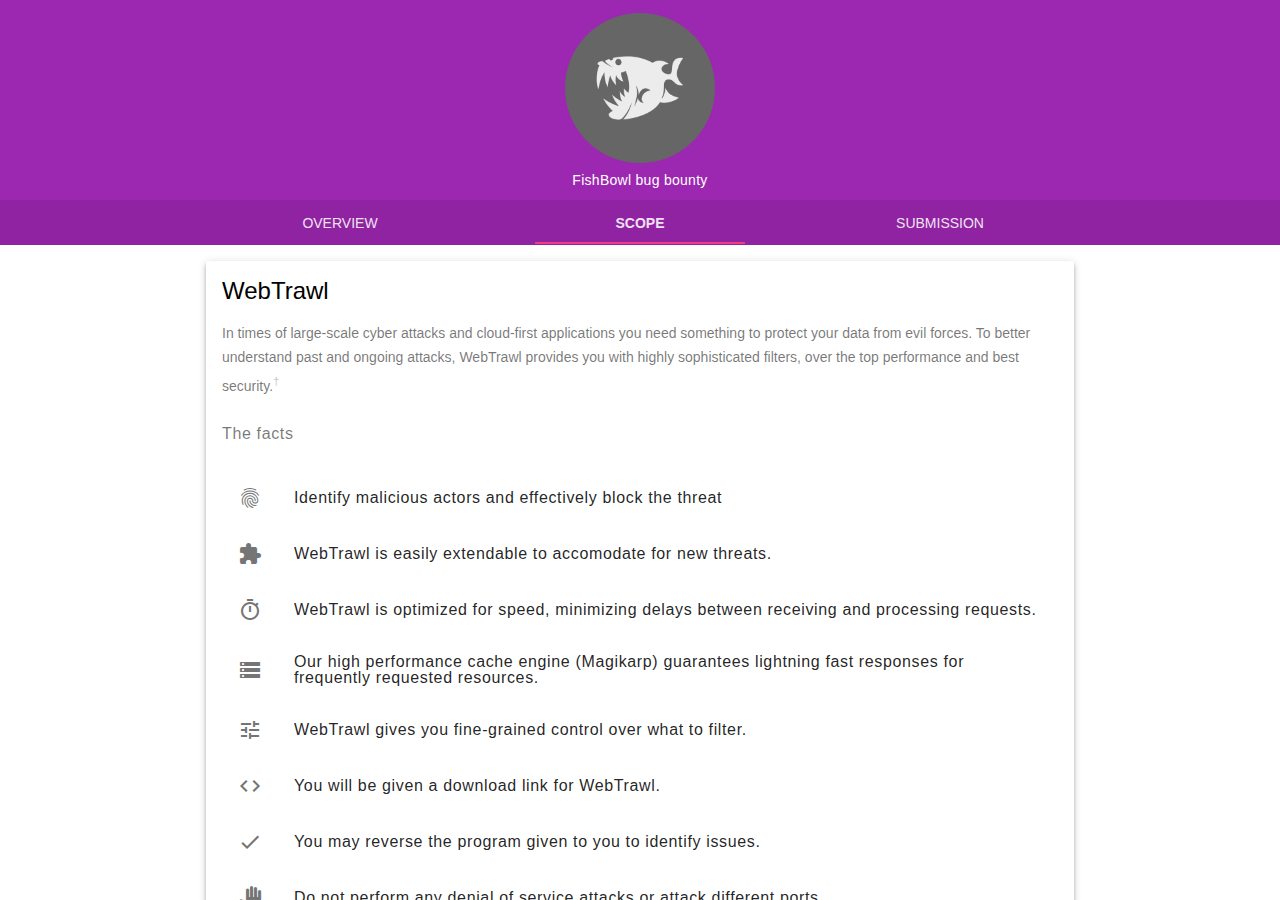
<file: webtrawl.html>
<!doctype html>
<html lang="en">
<head>
    <meta charset="utf-8">
    <meta http-equiv="X-UA-Compatible" content="IE=edge">
    <meta name="description" content="A bug bounty program hosted by fishbowl.">
    <meta name="viewport" content="width=device-width, initial-scale=1.0, minimum-scale=1.0">
    <title>Fishbowl - Bug Bounty</title>

    <link rel="icon" type="image/png" href="/assets/images/favicon.png">
    <link rel="stylesheet" href="/assets/material.min.css">
    <link rel="stylesheet" href="/assets/style.css">
</head>
<body>
<div class="mdl-layout mdl-js-layout mdl-layout--fixed-header">
    <header class="mdl-layout__header mdl-layout__header--waterfall portfolio-header">
        <div class="mdl-layout__header-row portfolio-logo-row">
                <span class="mdl-layout__title">
                    <div class="portfolio-logo"></div>
                    <span class="mdl-layout__title">FishBowl bug bounty</span>
                </span>
        </div>
        <div class="mdl-layout__header-row portfolio-navigation-row mdl-layout--large-screen-only">
            <nav class="mdl-navigation mdl-typography--body-1-force-preferred-font">
                <a class="mdl-navigation__link" href="index.html">Overview</a>
                <a class="mdl-navigation__link is-active" href="scope.html">Scope</a>
                <a class="mdl-navigation__link" href="submission.html">Submission</a>
            </nav>
        </div>
    </header>
    <div class="mdl-layout__drawer mdl-layout--small-screen-only">
        <nav class="mdl-navigation mdl-typography--body-1-force-preferred-font">
            <a class="mdl-navigation__link" href="index.html">Overview</a>
            <a class="mdl-navigation__link is-active" href="scope.html">Scope</a>
            <a class="mdl-navigation__link" href="submission.html">Submission</a>
        </nav>
    </div>
    <main class="mdl-layout__content">
        <div class="mdl-grid portfolio-max-width">
            <div class="mdl-cell mdl-card mdl-shadow--4dp mdl-cell--12-col portfolio-card">
                <div class="mdl-card__title">
                    <h2 class="mdl-card__title-text">WebTrawl</h2>
                </div>
                <div class="mdl-card__supporting-text">
                    <p>
                        In times of large-scale cyber attacks and cloud-first applications you need something to protect your data from evil forces.
                        To better understand past and ongoing attacks,
                        WebTrawl provides you with highly sophisticated filters, over the top performance and best security.<sup>&dagger;</sup>
                    </p>
                    <h6>The facts</h6>
                    <ul class="mdl-list">
                        <li class="mdl-list__item">
                            <span class="mdl-list__item-primary-content">
                                <i class="material-icons mdl-list__item-icon">fingerprint</i>
                                <span>Identify malicious actors and effectively block the threat</span>
                            </span>
                        </li>
                        <li class="mdl-list__item">
                            <span class="mdl-list__item-primary-content">
                                <i class="material-icons mdl-list__item-icon">extension</i>
                                <span>WebTrawl is easily extendable to accomodate for new threats.</span>
                            </span>
                        </li>
                        <li class="mdl-list__item">
                            <span class="mdl-list__item-primary-content">
                                <i class="material-icons mdl-list__item-icon">timer</i>
                                <span>WebTrawl is optimized for speed, minimizing delays between receiving and processing requests.</span>
                            </span>
                        </li>
                        <li class="mdl-list__item">
                            <span class="mdl-list__item-primary-content">
                                <i class="material-icons mdl-list__item-icon">storage</i>
                                <span>Our high performance cache engine (Magikarp) guarantees lightning fast responses for frequently requested resources.</span>
                            </span>
                        </li>
                        <li class="mdl-list__item">
                            <span class="mdl-list__item-primary-content">
                                <i class="material-icons mdl-list__item-icon">tune</i>
                                <span>WebTrawl gives you fine-grained control over what to filter.</span>
                            </span>
                        </li>
                        <li class="mdl-list__item">
                            <span class="mdl-list__item-primary-content">
                                <i class="material-icons mdl-list__item-icon">code</i>
                                <span>You will be given a download link for WebTrawl.</span>
                            </span>
                        </li>
                        <li class="mdl-list__item">
                            <span class="mdl-list__item-primary-content">
                                <i class="material-icons mdl-list__item-icon">done</i>
                                <span>You may reverse the program given to you to identify issues.</span>
                            </span>
                        </li>
                        <li class="mdl-list__item">
                            <span class="mdl-list__item-primary-content">
                                <i class="material-icons mdl-list__item-icon">pan_tool</i>
                                <span>Do not perform any denial of service attacks or attack different ports.</span>
                            </span>
                        </li>
                    </ul>
                </div>
                <div class="mdl-card__actions mdl-card--border">
                    <a class="mdl-button mdl-button--colored mdl-js-button mdl-js-ripple-effect mdl-button--accent mdl-button--raised"
                       href="?accepted">I accept the rules</a>
                </div>
            </div>
            <div class="mdl-cell mdl-card mdl-shadow--4dp mdl-cell--12-col portfolio-card"  id="targets" style="display: none">
                <div class="mdl-card__title">
                    <h2 class="mdl-card__title-text">Targets</h2>
                </div>
                <div class="mdl-card__supporting-text">
                    <table class="mdl-data-table mdl-js-data-table mdl-shadow--2dp">
                        <thead>
                        <tr>
                            <th>Host</th>
                            <th>Port</th>
                        </tr>
                        </thead>
                        <tbody>
                        <tr>
                            <td>webtrawl-test.fshbwl.ru</td>
                            <td>443</td>
                        </tr>
                        </tbody>
                    </table>
                    <script>
                        const targets = document.getElementById("targets")
                        const query = location.search.substr(1).split("&").map(a => a.split("=")).reduce((a, b) => {
                            a[b[0]] = b[1] || ""
                            return a
                        }, {})
                        if (query['accepted'] !== undefined) {
                            targets.style.display = 'block'
                        }
                    </script>
                    <p>
                        <a class="mdl-button mdl-button--colored mdl-js-button mdl-js-ripple-effect mdl-button--accent mdl-button--raised"
                           href="/downloads/webtrawl.tar.gz" target="_blank">Download WebTrawl</a>
                    </p>
                </div>
            </div>
        </div>
        <div class="spacer"></div>
        <div class="footnotes">
            <sup>&dagger;</sup> compared to other non-existing, fictional and completely made up WAFs
        </div>
        <footer class="mdl-mini-footer">
            <div class="mdl-mini-footer__left-section">
                <div class="mdl-logo"></div>
            </div>
            <div class="mdl-mini-footer__right-section">
                <ul class="mdl-mini-footer__link-list">
                    <li><a href="terms.html">Privacy & Terms</a></li>
                </ul>
            </div>
        </footer>
    </main>
</div>
<script src="/assets/material.min.js"></script>
<!-- This page is part of the TROOPERS20 student program, developed by @hnzlmnn. More information: https://troopers.de/students/ -->
</body>
</html>
</file>
<file: assets/style.css>
@font-face {
  font-family: 'Material Icons';
  font-style: normal;
  font-weight: 400;
  src: url(/assets/MaterialIcons-Regular.eot);
  src: local("Material Icons"), local("MaterialIcons-Regular"), url(/assets/MaterialIcons-Regular.woff2) format("woff2"), url(/assets/MaterialIcons-Regular.woff) format("woff"), url(/assets/MaterialIcons-Regular.ttf) format("truetype"); }

.portfolio-header {
  position: relative; }
  .portfolio-header .mdl-layout__header-row {
    padding: 0;
    -webkit-justify-content: center;
    -ms-flex-pack: center;
    justify-content: center; }

.tiny {
  font-size: 8px; }

.mdl-layout__title {
  font-size: 14px;
  text-align: center;
  font-weight: 300; }

.is-compact .mdl-layout__title span {
  display: none; }

.is-compact .portfolio-logo {
  cursor: pointer; }

.portfolio-logo-row {
  min-height: 200px; }

.is-compact .portfolio-logo-row {
  min-height: auto; }

.portfolio-logo {
  background: url(images/logo.png) 50% no-repeat;
  background-size: cover;
  height: 150px;
  width: 150px;
  margin: auto auto 10px; }

.is-compact .portfolio-logo {
  height: 50px;
  width: 50px;
  margin-top: 7px; }

.portfolio-navigation-row {
  background-color: rgba(0, 0, 0, 0.08);
  text-transform: uppercase;
  height: 45px; }
  .portfolio-navigation-row .mdl-navigation {
    text-align: center;
    max-width: 900px;
    width: 100%; }
  .portfolio-navigation-row .mdl-navigation__link {
    -webkit-flex: 1;
    -ms-flex: 1;
    flex: 1;
    line-height: 42px; }

.portfolio-header .mdl-layout__drawer-button {
  background-color: rgba(197, 197, 197, 0.44); }

.portfolio-navigation-row .is-active {
  position: relative;
  font-weight: bold; }
  .portfolio-navigation-row .is-active:after {
    content: "";
    width: 70%;
    height: 2px;
    display: block;
    position: absolute;
    bottom: 0;
    left: 0;
    background-color: #ff4081;
    left: 15%; }

.portfolio-card .mdl-card__title {
  padding-bottom: 0; }

.portfolio-blog-card-full-bg {
  background: url(images/example-blog03.jpg) center/cover; }

.portfolio-blog-card-event-bg {
  background: url(images/example-blog05.jpg) center/cover; }

.portfolio-blog-card-strip-bg {
  background: url(images/example-blog06.jpg) center/cover; }

.portfolio-blog-card-compact .mdl-card__title {
  padding-bottom: 0; }

.portfolio-blog-card-bg > .mdl-card__actions {
  height: 52px;
  padding: 16px;
  background: rgba(0, 0, 0, 0.2); }

img.article-image {
  width: 100%;
  height: auto; }

.portfolio-max-width {
  max-width: 900px;
  margin: auto;
  width: 100%;
  box-sizing: border-box; }

.portfolio-copy {
  max-width: 700px; }

.no-padding {
  padding: 0; }

.no-left-padding {
  padding-left: 0; }

.no-bottom-padding {
  padding-bottom: 0; }

.padding-top {
  padding: 10px 0 0; }

.portfolio-share-btn {
  position: relative;
  float: right;
  top: -4px; }

.portfolio-contact .mdl-textfield {
  width: 100%; }

.portfolio-contact form {
  max-width: 550px;
  margin: auto; }

.content {
  margin: 0 auto;
  padding: 0 2em;
  max-width: 900px;
  z-index: -1; }

code, pre {
  background-color: lightgray;
  padding: .1em .5em;
  color: #536dfe;
  border-radius: 2px; }

pre {
  padding: .4em .5em; }

* > code {
  line-height: 1.7em; }

.mdl-layout__content {
  display: flex;
  flex-direction: column; }
  .mdl-layout__content .spacer {
    flex-grow: 1; }
  .mdl-layout__content .mdl-card__supporting-text {
    flex-grow: 1; }
  .mdl-layout__content .mdl-card__actions {
    text-align: center; }

.footnotes {
  padding: 0 1em;
  z-index: 1000; }

sup, .footnotes {
  color: #c8c8c8; }

#targets p {
  text-align: center;
  margin-top: 1em; }

#targets table {
  width: 100%; }
  #targets table tr .break {
    word-break: break-all;
    white-space: normal; }

.mdl-card__supporting-text {
  width: 100%;
  box-sizing: border-box; }

footer {
  background-image: url(images/footer-background.png);
  background-size: cover;
  z-index: 9999; }
  footer .mdl-logo {
    width: 200px;
    height: 36px;
    background-image: url(images/fishbowl.png);
    background-size: contain;
    background-repeat: no-repeat; }
</file>
<file: assets/material.min.css>
/**
 * material-design-lite - Material Design Components in CSS, JS and HTML
 * @version v1.3.0
 * @license Apache-2.0
 * @copyright 2015 Google, Inc.
 * @link https://github.com/google/material-design-lite
 */
@charset "UTF-8";html{color:rgba(0,0,0,.87)}::-moz-selection{background:#b3d4fc;text-shadow:none}::selection{background:#b3d4fc;text-shadow:none}hr{display:block;height:1px;border:0;border-top:1px solid #ccc;margin:1em 0;padding:0}audio,canvas,iframe,img,svg,video{vertical-align:middle}fieldset{border:0;margin:0;padding:0}textarea{resize:vertical}.browserupgrade{margin:.2em 0;background:#ccc;color:#000;padding:.2em 0}.hidden{display:none!important}.visuallyhidden{border:0;clip:rect(0 0 0 0);height:1px;margin:-1px;overflow:hidden;padding:0;position:absolute;width:1px}.visuallyhidden.focusable:active,.visuallyhidden.focusable:focus{clip:auto;height:auto;margin:0;overflow:visible;position:static;width:auto}.invisible{visibility:hidden}.clearfix:before,.clearfix:after{content:" ";display:table}.clearfix:after{clear:both}@media print{*,*:before,*:after,*:first-letter{background:transparent!important;color:#000!important;box-shadow:none!important}a,a:visited{text-decoration:underline}a[href]:after{content:" (" attr(href)")"}abbr[title]:after{content:" (" attr(title)")"}a[href^="#"]:after,a[href^="javascript:"]:after{content:""}pre,blockquote{border:1px solid #999;page-break-inside:avoid}thead{display:table-header-group}tr,img{page-break-inside:avoid}img{max-width:100%!important}p,h2,h3{orphans:3;widows:3}h2,h3{page-break-after:avoid}}a,.mdl-accordion,.mdl-button,.mdl-card,.mdl-checkbox,.mdl-dropdown-menu,.mdl-icon-toggle,.mdl-item,.mdl-radio,.mdl-slider,.mdl-switch,.mdl-tabs__tab{-webkit-tap-highlight-color:transparent;-webkit-tap-highlight-color:rgba(255,255,255,0)}html{width:100%;height:100%;-ms-touch-action:manipulation;touch-action:manipulation}body{width:100%;min-height:100%}main{display:block}*[hidden]{display:none!important}html,body{font-family:"Helvetica","Arial",sans-serif;font-size:14px;font-weight:400;line-height:20px}h1,h2,h3,h4,h5,h6,p{padding:0}h1 small,h2 small,h3 small,h4 small,h5 small,h6 small{font-family:"Roboto","Helvetica","Arial",sans-serif;font-weight:400;line-height:1.35;letter-spacing:-.02em;opacity:.54;font-size:.6em}h1{font-size:56px;line-height:1.35;letter-spacing:-.02em;margin:24px 0}h1,h2{font-family:"Roboto","Helvetica","Arial",sans-serif;font-weight:400}h2{font-size:45px;line-height:48px}h2,h3{margin:24px 0}h3{font-size:34px;line-height:40px}h3,h4{font-family:"Roboto","Helvetica","Arial",sans-serif;font-weight:400}h4{font-size:24px;line-height:32px;-moz-osx-font-smoothing:grayscale;margin:24px 0 16px}h5{font-size:20px;font-weight:500;line-height:1;letter-spacing:.02em}h5,h6{font-family:"Roboto","Helvetica","Arial",sans-serif;margin:24px 0 16px}h6{font-size:16px;letter-spacing:.04em}h6,p{font-weight:400;line-height:24px}p{font-size:14px;letter-spacing:0;margin:0 0 16px}a{color:rgb(83,109,254);font-weight:500}blockquote{font-family:"Roboto","Helvetica","Arial",sans-serif;position:relative;font-size:24px;font-weight:300;font-style:italic;line-height:1.35;letter-spacing:.08em}blockquote:before{position:absolute;left:-.5em;content:'“'}blockquote:after{content:'”';margin-left:-.05em}mark{background-color:#f4ff81}dt{font-weight:700}address{font-size:12px;line-height:1;font-style:normal}address,ul,ol{font-weight:400;letter-spacing:0}ul,ol{font-size:14px;line-height:24px}.mdl-typography--display-4,.mdl-typography--display-4-color-contrast{font-family:"Roboto","Helvetica","Arial",sans-serif;font-size:112px;font-weight:300;line-height:1;letter-spacing:-.04em}.mdl-typography--display-4-color-contrast{opacity:.54}.mdl-typography--display-3,.mdl-typography--display-3-color-contrast{font-family:"Roboto","Helvetica","Arial",sans-serif;font-size:56px;font-weight:400;line-height:1.35;letter-spacing:-.02em}.mdl-typography--display-3-color-contrast{opacity:.54}.mdl-typography--display-2,.mdl-typography--display-2-color-contrast{font-family:"Roboto","Helvetica","Arial",sans-serif;font-size:45px;font-weight:400;line-height:48px}.mdl-typography--display-2-color-contrast{opacity:.54}.mdl-typography--display-1,.mdl-typography--display-1-color-contrast{font-family:"Roboto","Helvetica","Arial",sans-serif;font-size:34px;font-weight:400;line-height:40px}.mdl-typography--display-1-color-contrast{opacity:.54}.mdl-typography--headline,.mdl-typography--headline-color-contrast{font-family:"Roboto","Helvetica","Arial",sans-serif;font-size:24px;font-weight:400;line-height:32px;-moz-osx-font-smoothing:grayscale}.mdl-typography--headline-color-contrast{opacity:.87}.mdl-typography--title,.mdl-typography--title-color-contrast{font-family:"Roboto","Helvetica","Arial",sans-serif;font-size:20px;font-weight:500;line-height:1;letter-spacing:.02em}.mdl-typography--title-color-contrast{opacity:.87}.mdl-typography--subhead,.mdl-typography--subhead-color-contrast{font-family:"Roboto","Helvetica","Arial",sans-serif;font-size:16px;font-weight:400;line-height:24px;letter-spacing:.04em}.mdl-typography--subhead-color-contrast{opacity:.87}.mdl-typography--body-2,.mdl-typography--body-2-color-contrast{font-size:14px;font-weight:700;line-height:24px;letter-spacing:0}.mdl-typography--body-2-color-contrast{opacity:.87}.mdl-typography--body-1,.mdl-typography--body-1-color-contrast{font-size:14px;font-weight:400;line-height:24px;letter-spacing:0}.mdl-typography--body-1-color-contrast{opacity:.87}.mdl-typography--body-2-force-preferred-font,.mdl-typography--body-2-force-preferred-font-color-contrast{font-family:"Roboto","Helvetica","Arial",sans-serif;font-size:14px;font-weight:500;line-height:24px;letter-spacing:0}.mdl-typography--body-2-force-preferred-font-color-contrast{opacity:.87}.mdl-typography--body-1-force-preferred-font,.mdl-typography--body-1-force-preferred-font-color-contrast{font-family:"Roboto","Helvetica","Arial",sans-serif;font-size:14px;font-weight:400;line-height:24px;letter-spacing:0}.mdl-typography--body-1-force-preferred-font-color-contrast{opacity:.87}.mdl-typography--caption,.mdl-typography--caption-force-preferred-font{font-size:12px;font-weight:400;line-height:1;letter-spacing:0}.mdl-typography--caption-force-preferred-font{font-family:"Roboto","Helvetica","Arial",sans-serif}.mdl-typography--caption-color-contrast,.mdl-typography--caption-force-preferred-font-color-contrast{font-size:12px;font-weight:400;line-height:1;letter-spacing:0;opacity:.54}.mdl-typography--caption-force-preferred-font-color-contrast,.mdl-typography--menu{font-family:"Roboto","Helvetica","Arial",sans-serif}.mdl-typography--menu{font-size:14px;font-weight:500;line-height:1;letter-spacing:0}.mdl-typography--menu-color-contrast{opacity:.87}.mdl-typography--menu-color-contrast,.mdl-typography--button,.mdl-typography--button-color-contrast{font-family:"Roboto","Helvetica","Arial",sans-serif;font-size:14px;font-weight:500;line-height:1;letter-spacing:0}.mdl-typography--button,.mdl-typography--button-color-contrast{text-transform:uppercase}.mdl-typography--button-color-contrast{opacity:.87}.mdl-typography--text-left{text-align:left}.mdl-typography--text-right{text-align:right}.mdl-typography--text-center{text-align:center}.mdl-typography--text-justify{text-align:justify}.mdl-typography--text-nowrap{white-space:nowrap}.mdl-typography--text-lowercase{text-transform:lowercase}.mdl-typography--text-uppercase{text-transform:uppercase}.mdl-typography--text-capitalize{text-transform:capitalize}.mdl-typography--font-thin{font-weight:200!important}.mdl-typography--font-light{font-weight:300!important}.mdl-typography--font-regular{font-weight:400!important}.mdl-typography--font-medium{font-weight:500!important}.mdl-typography--font-bold{font-weight:700!important}.mdl-typography--font-black{font-weight:900!important}.material-icons{font-family:'Material Icons';font-weight:400;font-style:normal;font-size:24px;line-height:1;letter-spacing:normal;text-transform:none;display:inline-block;word-wrap:normal;-moz-font-feature-settings:'liga';font-feature-settings:'liga';-webkit-font-feature-settings:'liga';-webkit-font-smoothing:antialiased}.mdl-color-text--red{color:#f44336 !important}.mdl-color--red{background-color:#f44336 !important}.mdl-color-text--red-50{color:#ffebee !important}.mdl-color--red-50{background-color:#ffebee !important}.mdl-color-text--red-100{color:#ffcdd2 !important}.mdl-color--red-100{background-color:#ffcdd2 !important}.mdl-color-text--red-200{color:#ef9a9a !important}.mdl-color--red-200{background-color:#ef9a9a !important}.mdl-color-text--red-300{color:#e57373 !important}.mdl-color--red-300{background-color:#e57373 !important}.mdl-color-text--red-400{color:#ef5350 !important}.mdl-color--red-400{background-color:#ef5350 !important}.mdl-color-text--red-500{color:#f44336 !important}.mdl-color--red-500{background-color:#f44336 !important}.mdl-color-text--red-600{color:#e53935 !important}.mdl-color--red-600{background-color:#e53935 !important}.mdl-color-text--red-700{color:#d32f2f !important}.mdl-color--red-700{background-color:#d32f2f !important}.mdl-color-text--red-800{color:#c62828 !important}.mdl-color--red-800{background-color:#c62828 !important}.mdl-color-text--red-900{color:#b71c1c !important}.mdl-color--red-900{background-color:#b71c1c !important}.mdl-color-text--red-A100{color:#ff8a80 !important}.mdl-color--red-A100{background-color:#ff8a80 !important}.mdl-color-text--red-A200{color:#ff5252 !important}.mdl-color--red-A200{background-color:#ff5252 !important}.mdl-color-text--red-A400{color:#ff1744 !important}.mdl-color--red-A400{background-color:#ff1744 !important}.mdl-color-text--red-A700{color:#d50000 !important}.mdl-color--red-A700{background-color:#d50000 !important}.mdl-color-text--pink{color:#e91e63 !important}.mdl-color--pink{background-color:#e91e63 !important}.mdl-color-text--pink-50{color:#fce4ec !important}.mdl-color--pink-50{background-color:#fce4ec !important}.mdl-color-text--pink-100{color:#f8bbd0 !important}.mdl-color--pink-100{background-color:#f8bbd0 !important}.mdl-color-text--pink-200{color:#f48fb1 !important}.mdl-color--pink-200{background-color:#f48fb1 !important}.mdl-color-text--pink-300{color:#f06292 !important}.mdl-color--pink-300{background-color:#f06292 !important}.mdl-color-text--pink-400{color:#ec407a !important}.mdl-color--pink-400{background-color:#ec407a !important}.mdl-color-text--pink-500{color:#e91e63 !important}.mdl-color--pink-500{background-color:#e91e63 !important}.mdl-color-text--pink-600{color:#d81b60 !important}.mdl-color--pink-600{background-color:#d81b60 !important}.mdl-color-text--pink-700{color:#c2185b !important}.mdl-color--pink-700{background-color:#c2185b !important}.mdl-color-text--pink-800{color:#ad1457 !important}.mdl-color--pink-800{background-color:#ad1457 !important}.mdl-color-text--pink-900{color:#880e4f !important}.mdl-color--pink-900{background-color:#880e4f !important}.mdl-color-text--pink-A100{color:#ff80ab !important}.mdl-color--pink-A100{background-color:#ff80ab !important}.mdl-color-text--pink-A200{color:#ff4081 !important}.mdl-color--pink-A200{background-color:#ff4081 !important}.mdl-color-text--pink-A400{color:#f50057 !important}.mdl-color--pink-A400{background-color:#f50057 !important}.mdl-color-text--pink-A700{color:#c51162 !important}.mdl-color--pink-A700{background-color:#c51162 !important}.mdl-color-text--purple{color:#9c27b0 !important}.mdl-color--purple{background-color:#9c27b0 !important}.mdl-color-text--purple-50{color:#f3e5f5 !important}.mdl-color--purple-50{background-color:#f3e5f5 !important}.mdl-color-text--purple-100{color:#e1bee7 !important}.mdl-color--purple-100{background-color:#e1bee7 !important}.mdl-color-text--purple-200{color:#ce93d8 !important}.mdl-color--purple-200{background-color:#ce93d8 !important}.mdl-color-text--purple-300{color:#ba68c8 !important}.mdl-color--purple-300{background-color:#ba68c8 !important}.mdl-color-text--purple-400{color:#ab47bc !important}.mdl-color--purple-400{background-color:#ab47bc !important}.mdl-color-text--purple-500{color:#9c27b0 !important}.mdl-color--purple-500{background-color:#9c27b0 !important}.mdl-color-text--purple-600{color:#8e24aa !important}.mdl-color--purple-600{background-color:#8e24aa !important}.mdl-color-text--purple-700{color:#7b1fa2 !important}.mdl-color--purple-700{background-color:#7b1fa2 !important}.mdl-color-text--purple-800{color:#6a1b9a !important}.mdl-color--purple-800{background-color:#6a1b9a !important}.mdl-color-text--purple-900{color:#4a148c !important}.mdl-color--purple-900{background-color:#4a148c !important}.mdl-color-text--purple-A100{color:#ea80fc !important}.mdl-color--purple-A100{background-color:#ea80fc !important}.mdl-color-text--purple-A200{color:#e040fb !important}.mdl-color--purple-A200{background-color:#e040fb !important}.mdl-color-text--purple-A400{color:#d500f9 !important}.mdl-color--purple-A400{background-color:#d500f9 !important}.mdl-color-text--purple-A700{color:#a0f !important}.mdl-color--purple-A700{background-color:#a0f !important}.mdl-color-text--deep-purple{color:#673ab7 !important}.mdl-color--deep-purple{background-color:#673ab7 !important}.mdl-color-text--deep-purple-50{color:#ede7f6 !important}.mdl-color--deep-purple-50{background-color:#ede7f6 !important}.mdl-color-text--deep-purple-100{color:#d1c4e9 !important}.mdl-color--deep-purple-100{background-color:#d1c4e9 !important}.mdl-color-text--deep-purple-200{color:#b39ddb !important}.mdl-color--deep-purple-200{background-color:#b39ddb !important}.mdl-color-text--deep-purple-300{color:#9575cd !important}.mdl-color--deep-purple-300{background-color:#9575cd !important}.mdl-color-text--deep-purple-400{color:#7e57c2 !important}.mdl-color--deep-purple-400{background-color:#7e57c2 !important}.mdl-color-text--deep-purple-500{color:#673ab7 !important}.mdl-color--deep-purple-500{background-color:#673ab7 !important}.mdl-color-text--deep-purple-600{color:#5e35b1 !important}.mdl-color--deep-purple-600{background-color:#5e35b1 !important}.mdl-color-text--deep-purple-700{color:#512da8 !important}.mdl-color--deep-purple-700{background-color:#512da8 !important}.mdl-color-text--deep-purple-800{color:#4527a0 !important}.mdl-color--deep-purple-800{background-color:#4527a0 !important}.mdl-color-text--deep-purple-900{color:#311b92 !important}.mdl-color--deep-purple-900{background-color:#311b92 !important}.mdl-color-text--deep-purple-A100{color:#b388ff !important}.mdl-color--deep-purple-A100{background-color:#b388ff !important}.mdl-color-text--deep-purple-A200{color:#7c4dff !important}.mdl-color--deep-purple-A200{background-color:#7c4dff !important}.mdl-color-text--deep-purple-A400{color:#651fff !important}.mdl-color--deep-purple-A400{background-color:#651fff !important}.mdl-color-text--deep-purple-A700{color:#6200ea !important}.mdl-color--deep-purple-A700{background-color:#6200ea !important}.mdl-color-text--indigo{color:#3f51b5 !important}.mdl-color--indigo{background-color:#3f51b5 !important}.mdl-color-text--indigo-50{color:#e8eaf6 !important}.mdl-color--indigo-50{background-color:#e8eaf6 !important}.mdl-color-text--indigo-100{color:#c5cae9 !important}.mdl-color--indigo-100{background-color:#c5cae9 !important}.mdl-color-text--indigo-200{color:#9fa8da !important}.mdl-color--indigo-200{background-color:#9fa8da !important}.mdl-color-text--indigo-300{color:#7986cb !important}.mdl-color--indigo-300{background-color:#7986cb !important}.mdl-color-text--indigo-400{color:#5c6bc0 !important}.mdl-color--indigo-400{background-color:#5c6bc0 !important}.mdl-color-text--indigo-500{color:#3f51b5 !important}.mdl-color--indigo-500{background-color:#3f51b5 !important}.mdl-color-text--indigo-600{color:#3949ab !important}.mdl-color--indigo-600{background-color:#3949ab !important}.mdl-color-text--indigo-700{color:#303f9f !important}.mdl-color--indigo-700{background-color:#303f9f !important}.mdl-color-text--indigo-800{color:#283593 !important}.mdl-color--indigo-800{background-color:#283593 !important}.mdl-color-text--indigo-900{color:#1a237e !important}.mdl-color--indigo-900{background-color:#1a237e !important}.mdl-color-text--indigo-A100{color:#8c9eff !important}.mdl-color--indigo-A100{background-color:#8c9eff !important}.mdl-color-text--indigo-A200{color:#536dfe !important}.mdl-color--indigo-A200{background-color:#536dfe !important}.mdl-color-text--indigo-A400{color:#3d5afe !important}.mdl-color--indigo-A400{background-color:#3d5afe !important}.mdl-color-text--indigo-A700{color:#304ffe !important}.mdl-color--indigo-A700{background-color:#304ffe !important}.mdl-color-text--blue{color:#2196f3 !important}.mdl-color--blue{background-color:#2196f3 !important}.mdl-color-text--blue-50{color:#e3f2fd !important}.mdl-color--blue-50{background-color:#e3f2fd !important}.mdl-color-text--blue-100{color:#bbdefb !important}.mdl-color--blue-100{background-color:#bbdefb !important}.mdl-color-text--blue-200{color:#90caf9 !important}.mdl-color--blue-200{background-color:#90caf9 !important}.mdl-color-text--blue-300{color:#64b5f6 !important}.mdl-color--blue-300{background-color:#64b5f6 !important}.mdl-color-text--blue-400{color:#42a5f5 !important}.mdl-color--blue-400{background-color:#42a5f5 !important}.mdl-color-text--blue-500{color:#2196f3 !important}.mdl-color--blue-500{background-color:#2196f3 !important}.mdl-color-text--blue-600{color:#1e88e5 !important}.mdl-color--blue-600{background-color:#1e88e5 !important}.mdl-color-text--blue-700{color:#1976d2 !important}.mdl-color--blue-700{background-color:#1976d2 !important}.mdl-color-text--blue-800{color:#1565c0 !important}.mdl-color--blue-800{background-color:#1565c0 !important}.mdl-color-text--blue-900{color:#0d47a1 !important}.mdl-color--blue-900{background-color:#0d47a1 !important}.mdl-color-text--blue-A100{color:#82b1ff !important}.mdl-color--blue-A100{background-color:#82b1ff !important}.mdl-color-text--blue-A200{color:#448aff !important}.mdl-color--blue-A200{background-color:#448aff !important}.mdl-color-text--blue-A400{color:#2979ff !important}.mdl-color--blue-A400{background-color:#2979ff !important}.mdl-color-text--blue-A700{color:#2962ff !important}.mdl-color--blue-A700{background-color:#2962ff !important}.mdl-color-text--light-blue{color:#03a9f4 !important}.mdl-color--light-blue{background-color:#03a9f4 !important}.mdl-color-text--light-blue-50{color:#e1f5fe !important}.mdl-color--light-blue-50{background-color:#e1f5fe !important}.mdl-color-text--light-blue-100{color:#b3e5fc !important}.mdl-color--light-blue-100{background-color:#b3e5fc !important}.mdl-color-text--light-blue-200{color:#81d4fa !important}.mdl-color--light-blue-200{background-color:#81d4fa !important}.mdl-color-text--light-blue-300{color:#4fc3f7 !important}.mdl-color--light-blue-300{background-color:#4fc3f7 !important}.mdl-color-text--light-blue-400{color:#29b6f6 !important}.mdl-color--light-blue-400{background-color:#29b6f6 !important}.mdl-color-text--light-blue-500{color:#03a9f4 !important}.mdl-color--light-blue-500{background-color:#03a9f4 !important}.mdl-color-text--light-blue-600{color:#039be5 !important}.mdl-color--light-blue-600{background-color:#039be5 !important}.mdl-color-text--light-blue-700{color:#0288d1 !important}.mdl-color--light-blue-700{background-color:#0288d1 !important}.mdl-color-text--light-blue-800{color:#0277bd !important}.mdl-color--light-blue-800{background-color:#0277bd !important}.mdl-color-text--light-blue-900{color:#01579b !important}.mdl-color--light-blue-900{background-color:#01579b !important}.mdl-color-text--light-blue-A100{color:#80d8ff !important}.mdl-color--light-blue-A100{background-color:#80d8ff !important}.mdl-color-text--light-blue-A200{color:#40c4ff !important}.mdl-color--light-blue-A200{background-color:#40c4ff !important}.mdl-color-text--light-blue-A400{color:#00b0ff !important}.mdl-color--light-blue-A400{background-color:#00b0ff !important}.mdl-color-text--light-blue-A700{color:#0091ea !important}.mdl-color--light-blue-A700{background-color:#0091ea !important}.mdl-color-text--cyan{color:#00bcd4 !important}.mdl-color--cyan{background-color:#00bcd4 !important}.mdl-color-text--cyan-50{color:#e0f7fa !important}.mdl-color--cyan-50{background-color:#e0f7fa !important}.mdl-color-text--cyan-100{color:#b2ebf2 !important}.mdl-color--cyan-100{background-color:#b2ebf2 !important}.mdl-color-text--cyan-200{color:#80deea !important}.mdl-color--cyan-200{background-color:#80deea !important}.mdl-color-text--cyan-300{color:#4dd0e1 !important}.mdl-color--cyan-300{background-color:#4dd0e1 !important}.mdl-color-text--cyan-400{color:#26c6da !important}.mdl-color--cyan-400{background-color:#26c6da !important}.mdl-color-text--cyan-500{color:#00bcd4 !important}.mdl-color--cyan-500{background-color:#00bcd4 !important}.mdl-color-text--cyan-600{color:#00acc1 !important}.mdl-color--cyan-600{background-color:#00acc1 !important}.mdl-color-text--cyan-700{color:#0097a7 !important}.mdl-color--cyan-700{background-color:#0097a7 !important}.mdl-color-text--cyan-800{color:#00838f !important}.mdl-color--cyan-800{background-color:#00838f !important}.mdl-color-text--cyan-900{color:#006064 !important}.mdl-color--cyan-900{background-color:#006064 !important}.mdl-color-text--cyan-A100{color:#84ffff !important}.mdl-color--cyan-A100{background-color:#84ffff !important}.mdl-color-text--cyan-A200{color:#18ffff !important}.mdl-color--cyan-A200{background-color:#18ffff !important}.mdl-color-text--cyan-A400{color:#00e5ff !important}.mdl-color--cyan-A400{background-color:#00e5ff !important}.mdl-color-text--cyan-A700{color:#00b8d4 !important}.mdl-color--cyan-A700{background-color:#00b8d4 !important}.mdl-color-text--teal{color:#009688 !important}.mdl-color--teal{background-color:#009688 !important}.mdl-color-text--teal-50{color:#e0f2f1 !important}.mdl-color--teal-50{background-color:#e0f2f1 !important}.mdl-color-text--teal-100{color:#b2dfdb !important}.mdl-color--teal-100{background-color:#b2dfdb !important}.mdl-color-text--teal-200{color:#80cbc4 !important}.mdl-color--teal-200{background-color:#80cbc4 !important}.mdl-color-text--teal-300{color:#4db6ac !important}.mdl-color--teal-300{background-color:#4db6ac !important}.mdl-color-text--teal-400{color:#26a69a !important}.mdl-color--teal-400{background-color:#26a69a !important}.mdl-color-text--teal-500{color:#009688 !important}.mdl-color--teal-500{background-color:#009688 !important}.mdl-color-text--teal-600{color:#00897b !important}.mdl-color--teal-600{background-color:#00897b !important}.mdl-color-text--teal-700{color:#00796b !important}.mdl-color--teal-700{background-color:#00796b !important}.mdl-color-text--teal-800{color:#00695c !important}.mdl-color--teal-800{background-color:#00695c !important}.mdl-color-text--teal-900{color:#004d40 !important}.mdl-color--teal-900{background-color:#004d40 !important}.mdl-color-text--teal-A100{color:#a7ffeb !important}.mdl-color--teal-A100{background-color:#a7ffeb !important}.mdl-color-text--teal-A200{color:#64ffda !important}.mdl-color--teal-A200{background-color:#64ffda !important}.mdl-color-text--teal-A400{color:#1de9b6 !important}.mdl-color--teal-A400{background-color:#1de9b6 !important}.mdl-color-text--teal-A700{color:#00bfa5 !important}.mdl-color--teal-A700{background-color:#00bfa5 !important}.mdl-color-text--green{color:#4caf50 !important}.mdl-color--green{background-color:#4caf50 !important}.mdl-color-text--green-50{color:#e8f5e9 !important}.mdl-color--green-50{background-color:#e8f5e9 !important}.mdl-color-text--green-100{color:#c8e6c9 !important}.mdl-color--green-100{background-color:#c8e6c9 !important}.mdl-color-text--green-200{color:#a5d6a7 !important}.mdl-color--green-200{background-color:#a5d6a7 !important}.mdl-color-text--green-300{color:#81c784 !important}.mdl-color--green-300{background-color:#81c784 !important}.mdl-color-text--green-400{color:#66bb6a !important}.mdl-color--green-400{background-color:#66bb6a !important}.mdl-color-text--green-500{color:#4caf50 !important}.mdl-color--green-500{background-color:#4caf50 !important}.mdl-color-text--green-600{color:#43a047 !important}.mdl-color--green-600{background-color:#43a047 !important}.mdl-color-text--green-700{color:#388e3c !important}.mdl-color--green-700{background-color:#388e3c !important}.mdl-color-text--green-800{color:#2e7d32 !important}.mdl-color--green-800{background-color:#2e7d32 !important}.mdl-color-text--green-900{color:#1b5e20 !important}.mdl-color--green-900{background-color:#1b5e20 !important}.mdl-color-text--green-A100{color:#b9f6ca !important}.mdl-color--green-A100{background-color:#b9f6ca !important}.mdl-color-text--green-A200{color:#69f0ae !important}.mdl-color--green-A200{background-color:#69f0ae !important}.mdl-color-text--green-A400{color:#00e676 !important}.mdl-color--green-A400{background-color:#00e676 !important}.mdl-color-text--green-A700{color:#00c853 !important}.mdl-color--green-A700{background-color:#00c853 !important}.mdl-color-text--light-green{color:#8bc34a !important}.mdl-color--light-green{background-color:#8bc34a !important}.mdl-color-text--light-green-50{color:#f1f8e9 !important}.mdl-color--light-green-50{background-color:#f1f8e9 !important}.mdl-color-text--light-green-100{color:#dcedc8 !important}.mdl-color--light-green-100{background-color:#dcedc8 !important}.mdl-color-text--light-green-200{color:#c5e1a5 !important}.mdl-color--light-green-200{background-color:#c5e1a5 !important}.mdl-color-text--light-green-300{color:#aed581 !important}.mdl-color--light-green-300{background-color:#aed581 !important}.mdl-color-text--light-green-400{color:#9ccc65 !important}.mdl-color--light-green-400{background-color:#9ccc65 !important}.mdl-color-text--light-green-500{color:#8bc34a !important}.mdl-color--light-green-500{background-color:#8bc34a !important}.mdl-color-text--light-green-600{color:#7cb342 !important}.mdl-color--light-green-600{background-color:#7cb342 !important}.mdl-color-text--light-green-700{color:#689f38 !important}.mdl-color--light-green-700{background-color:#689f38 !important}.mdl-color-text--light-green-800{color:#558b2f !important}.mdl-color--light-green-800{background-color:#558b2f !important}.mdl-color-text--light-green-900{color:#33691e !important}.mdl-color--light-green-900{background-color:#33691e !important}.mdl-color-text--light-green-A100{color:#ccff90 !important}.mdl-color--light-green-A100{background-color:#ccff90 !important}.mdl-color-text--light-green-A200{color:#b2ff59 !important}.mdl-color--light-green-A200{background-color:#b2ff59 !important}.mdl-color-text--light-green-A400{color:#76ff03 !important}.mdl-color--light-green-A400{background-color:#76ff03 !important}.mdl-color-text--light-green-A700{color:#64dd17 !important}.mdl-color--light-green-A700{background-color:#64dd17 !important}.mdl-color-text--lime{color:#cddc39 !important}.mdl-color--lime{background-color:#cddc39 !important}.mdl-color-text--lime-50{color:#f9fbe7 !important}.mdl-color--lime-50{background-color:#f9fbe7 !important}.mdl-color-text--lime-100{color:#f0f4c3 !important}.mdl-color--lime-100{background-color:#f0f4c3 !important}.mdl-color-text--lime-200{color:#e6ee9c !important}.mdl-color--lime-200{background-color:#e6ee9c !important}.mdl-color-text--lime-300{color:#dce775 !important}.mdl-color--lime-300{background-color:#dce775 !important}.mdl-color-text--lime-400{color:#d4e157 !important}.mdl-color--lime-400{background-color:#d4e157 !important}.mdl-color-text--lime-500{color:#cddc39 !important}.mdl-color--lime-500{background-color:#cddc39 !important}.mdl-color-text--lime-600{color:#c0ca33 !important}.mdl-color--lime-600{background-color:#c0ca33 !important}.mdl-color-text--lime-700{color:#afb42b !important}.mdl-color--lime-700{background-color:#afb42b !important}.mdl-color-text--lime-800{color:#9e9d24 !important}.mdl-color--lime-800{background-color:#9e9d24 !important}.mdl-color-text--lime-900{color:#827717 !important}.mdl-color--lime-900{background-color:#827717 !important}.mdl-color-text--lime-A100{color:#f4ff81 !important}.mdl-color--lime-A100{background-color:#f4ff81 !important}.mdl-color-text--lime-A200{color:#eeff41 !important}.mdl-color--lime-A200{background-color:#eeff41 !important}.mdl-color-text--lime-A400{color:#c6ff00 !important}.mdl-color--lime-A400{background-color:#c6ff00 !important}.mdl-color-text--lime-A700{color:#aeea00 !important}.mdl-color--lime-A700{background-color:#aeea00 !important}.mdl-color-text--yellow{color:#ffeb3b !important}.mdl-color--yellow{background-color:#ffeb3b !important}.mdl-color-text--yellow-50{color:#fffde7 !important}.mdl-color--yellow-50{background-color:#fffde7 !important}.mdl-color-text--yellow-100{color:#fff9c4 !important}.mdl-color--yellow-100{background-color:#fff9c4 !important}.mdl-color-text--yellow-200{color:#fff59d !important}.mdl-color--yellow-200{background-color:#fff59d !important}.mdl-color-text--yellow-300{color:#fff176 !important}.mdl-color--yellow-300{background-color:#fff176 !important}.mdl-color-text--yellow-400{color:#ffee58 !important}.mdl-color--yellow-400{background-color:#ffee58 !important}.mdl-color-text--yellow-500{color:#ffeb3b !important}.mdl-color--yellow-500{background-color:#ffeb3b !important}.mdl-color-text--yellow-600{color:#fdd835 !important}.mdl-color--yellow-600{background-color:#fdd835 !important}.mdl-color-text--yellow-700{color:#fbc02d !important}.mdl-color--yellow-700{background-color:#fbc02d !important}.mdl-color-text--yellow-800{color:#f9a825 !important}.mdl-color--yellow-800{background-color:#f9a825 !important}.mdl-color-text--yellow-900{color:#f57f17 !important}.mdl-color--yellow-900{background-color:#f57f17 !important}.mdl-color-text--yellow-A100{color:#ffff8d !important}.mdl-color--yellow-A100{background-color:#ffff8d !important}.mdl-color-text--yellow-A200{color:#ff0 !important}.mdl-color--yellow-A200{background-color:#ff0 !important}.mdl-color-text--yellow-A400{color:#ffea00 !important}.mdl-color--yellow-A400{background-color:#ffea00 !important}.mdl-color-text--yellow-A700{color:#ffd600 !important}.mdl-color--yellow-A700{background-color:#ffd600 !important}.mdl-color-text--amber{color:#ffc107 !important}.mdl-color--amber{background-color:#ffc107 !important}.mdl-color-text--amber-50{color:#fff8e1 !important}.mdl-color--amber-50{background-color:#fff8e1 !important}.mdl-color-text--amber-100{color:#ffecb3 !important}.mdl-color--amber-100{background-color:#ffecb3 !important}.mdl-color-text--amber-200{color:#ffe082 !important}.mdl-color--amber-200{background-color:#ffe082 !important}.mdl-color-text--amber-300{color:#ffd54f !important}.mdl-color--amber-300{background-color:#ffd54f !important}.mdl-color-text--amber-400{color:#ffca28 !important}.mdl-color--amber-400{background-color:#ffca28 !important}.mdl-color-text--amber-500{color:#ffc107 !important}.mdl-color--amber-500{background-color:#ffc107 !important}.mdl-color-text--amber-600{color:#ffb300 !important}.mdl-color--amber-600{background-color:#ffb300 !important}.mdl-color-text--amber-700{color:#ffa000 !important}.mdl-color--amber-700{background-color:#ffa000 !important}.mdl-color-text--amber-800{color:#ff8f00 !important}.mdl-color--amber-800{background-color:#ff8f00 !important}.mdl-color-text--amber-900{color:#ff6f00 !important}.mdl-color--amber-900{background-color:#ff6f00 !important}.mdl-color-text--amber-A100{color:#ffe57f !important}.mdl-color--amber-A100{background-color:#ffe57f !important}.mdl-color-text--amber-A200{color:#ffd740 !important}.mdl-color--amber-A200{background-color:#ffd740 !important}.mdl-color-text--amber-A400{color:#ffc400 !important}.mdl-color--amber-A400{background-color:#ffc400 !important}.mdl-color-text--amber-A700{color:#ffab00 !important}.mdl-color--amber-A700{background-color:#ffab00 !important}.mdl-color-text--orange{color:#ff9800 !important}.mdl-color--orange{background-color:#ff9800 !important}.mdl-color-text--orange-50{color:#fff3e0 !important}.mdl-color--orange-50{background-color:#fff3e0 !important}.mdl-color-text--orange-100{color:#ffe0b2 !important}.mdl-color--orange-100{background-color:#ffe0b2 !important}.mdl-color-text--orange-200{color:#ffcc80 !important}.mdl-color--orange-200{background-color:#ffcc80 !important}.mdl-color-text--orange-300{color:#ffb74d !important}.mdl-color--orange-300{background-color:#ffb74d !important}.mdl-color-text--orange-400{color:#ffa726 !important}.mdl-color--orange-400{background-color:#ffa726 !important}.mdl-color-text--orange-500{color:#ff9800 !important}.mdl-color--orange-500{background-color:#ff9800 !important}.mdl-color-text--orange-600{color:#fb8c00 !important}.mdl-color--orange-600{background-color:#fb8c00 !important}.mdl-color-text--orange-700{color:#f57c00 !important}.mdl-color--orange-700{background-color:#f57c00 !important}.mdl-color-text--orange-800{color:#ef6c00 !important}.mdl-color--orange-800{background-color:#ef6c00 !important}.mdl-color-text--orange-900{color:#e65100 !important}.mdl-color--orange-900{background-color:#e65100 !important}.mdl-color-text--orange-A100{color:#ffd180 !important}.mdl-color--orange-A100{background-color:#ffd180 !important}.mdl-color-text--orange-A200{color:#ffab40 !important}.mdl-color--orange-A200{background-color:#ffab40 !important}.mdl-color-text--orange-A400{color:#ff9100 !important}.mdl-color--orange-A400{background-color:#ff9100 !important}.mdl-color-text--orange-A700{color:#ff6d00 !important}.mdl-color--orange-A700{background-color:#ff6d00 !important}.mdl-color-text--deep-orange{color:#ff5722 !important}.mdl-color--deep-orange{background-color:#ff5722 !important}.mdl-color-text--deep-orange-50{color:#fbe9e7 !important}.mdl-color--deep-orange-50{background-color:#fbe9e7 !important}.mdl-color-text--deep-orange-100{color:#ffccbc !important}.mdl-color--deep-orange-100{background-color:#ffccbc !important}.mdl-color-text--deep-orange-200{color:#ffab91 !important}.mdl-color--deep-orange-200{background-color:#ffab91 !important}.mdl-color-text--deep-orange-300{color:#ff8a65 !important}.mdl-color--deep-orange-300{background-color:#ff8a65 !important}.mdl-color-text--deep-orange-400{color:#ff7043 !important}.mdl-color--deep-orange-400{background-color:#ff7043 !important}.mdl-color-text--deep-orange-500{color:#ff5722 !important}.mdl-color--deep-orange-500{background-color:#ff5722 !important}.mdl-color-text--deep-orange-600{color:#f4511e !important}.mdl-color--deep-orange-600{background-color:#f4511e !important}.mdl-color-text--deep-orange-700{color:#e64a19 !important}.mdl-color--deep-orange-700{background-color:#e64a19 !important}.mdl-color-text--deep-orange-800{color:#d84315 !important}.mdl-color--deep-orange-800{background-color:#d84315 !important}.mdl-color-text--deep-orange-900{color:#bf360c !important}.mdl-color--deep-orange-900{background-color:#bf360c !important}.mdl-color-text--deep-orange-A100{color:#ff9e80 !important}.mdl-color--deep-orange-A100{background-color:#ff9e80 !important}.mdl-color-text--deep-orange-A200{color:#ff6e40 !important}.mdl-color--deep-orange-A200{background-color:#ff6e40 !important}.mdl-color-text--deep-orange-A400{color:#ff3d00 !important}.mdl-color--deep-orange-A400{background-color:#ff3d00 !important}.mdl-color-text--deep-orange-A700{color:#dd2c00 !important}.mdl-color--deep-orange-A700{background-color:#dd2c00 !important}.mdl-color-text--brown{color:#795548 !important}.mdl-color--brown{background-color:#795548 !important}.mdl-color-text--brown-50{color:#efebe9 !important}.mdl-color--brown-50{background-color:#efebe9 !important}.mdl-color-text--brown-100{color:#d7ccc8 !important}.mdl-color--brown-100{background-color:#d7ccc8 !important}.mdl-color-text--brown-200{color:#bcaaa4 !important}.mdl-color--brown-200{background-color:#bcaaa4 !important}.mdl-color-text--brown-300{color:#a1887f !important}.mdl-color--brown-300{background-color:#a1887f !important}.mdl-color-text--brown-400{color:#8d6e63 !important}.mdl-color--brown-400{background-color:#8d6e63 !important}.mdl-color-text--brown-500{color:#795548 !important}.mdl-color--brown-500{background-color:#795548 !important}.mdl-color-text--brown-600{color:#6d4c41 !important}.mdl-color--brown-600{background-color:#6d4c41 !important}.mdl-color-text--brown-700{color:#5d4037 !important}.mdl-color--brown-700{background-color:#5d4037 !important}.mdl-color-text--brown-800{color:#4e342e !important}.mdl-color--brown-800{background-color:#4e342e !important}.mdl-color-text--brown-900{color:#3e2723 !important}.mdl-color--brown-900{background-color:#3e2723 !important}.mdl-color-text--grey{color:#9e9e9e !important}.mdl-color--grey{background-color:#9e9e9e !important}.mdl-color-text--grey-50{color:#fafafa !important}.mdl-color--grey-50{background-color:#fafafa !important}.mdl-color-text--grey-100{color:#f5f5f5 !important}.mdl-color--grey-100{background-color:#f5f5f5 !important}.mdl-color-text--grey-200{color:#eee !important}.mdl-color--grey-200{background-color:#eee !important}.mdl-color-text--grey-300{color:#e0e0e0 !important}.mdl-color--grey-300{background-color:#e0e0e0 !important}.mdl-color-text--grey-400{color:#bdbdbd !important}.mdl-color--grey-400{background-color:#bdbdbd !important}.mdl-color-text--grey-500{color:#9e9e9e !important}.mdl-color--grey-500{background-color:#9e9e9e !important}.mdl-color-text--grey-600{color:#757575 !important}.mdl-color--grey-600{background-color:#757575 !important}.mdl-color-text--grey-700{color:#616161 !important}.mdl-color--grey-700{background-color:#616161 !important}.mdl-color-text--grey-800{color:#424242 !important}.mdl-color--grey-800{background-color:#424242 !important}.mdl-color-text--grey-900{color:#212121 !important}.mdl-color--grey-900{background-color:#212121 !important}.mdl-color-text--blue-grey{color:#607d8b !important}.mdl-color--blue-grey{background-color:#607d8b !important}.mdl-color-text--blue-grey-50{color:#eceff1 !important}.mdl-color--blue-grey-50{background-color:#eceff1 !important}.mdl-color-text--blue-grey-100{color:#cfd8dc !important}.mdl-color--blue-grey-100{background-color:#cfd8dc !important}.mdl-color-text--blue-grey-200{color:#b0bec5 !important}.mdl-color--blue-grey-200{background-color:#b0bec5 !important}.mdl-color-text--blue-grey-300{color:#90a4ae !important}.mdl-color--blue-grey-300{background-color:#90a4ae !important}.mdl-color-text--blue-grey-400{color:#78909c !important}.mdl-color--blue-grey-400{background-color:#78909c !important}.mdl-color-text--blue-grey-500{color:#607d8b !important}.mdl-color--blue-grey-500{background-color:#607d8b !important}.mdl-color-text--blue-grey-600{color:#546e7a !important}.mdl-color--blue-grey-600{background-color:#546e7a !important}.mdl-color-text--blue-grey-700{color:#455a64 !important}.mdl-color--blue-grey-700{background-color:#455a64 !important}.mdl-color-text--blue-grey-800{color:#37474f !important}.mdl-color--blue-grey-800{background-color:#37474f !important}.mdl-color-text--blue-grey-900{color:#263238 !important}.mdl-color--blue-grey-900{background-color:#263238 !important}.mdl-color--black{background-color:#000 !important}.mdl-color-text--black{color:#000 !important}.mdl-color--white{background-color:#fff !important}.mdl-color-text--white{color:#fff !important}.mdl-color--primary{background-color:rgb(156,39,176)!important}.mdl-color--primary-contrast{background-color:rgb(255,255,255)!important}.mdl-color--primary-dark{background-color:rgb(123,31,162)!important}.mdl-color--accent{background-color:rgb(83,109,254)!important}.mdl-color--accent-contrast{background-color:rgb(255,255,255)!important}.mdl-color-text--primary{color:rgb(156,39,176)!important}.mdl-color-text--primary-contrast{color:rgb(255,255,255)!important}.mdl-color-text--primary-dark{color:rgb(123,31,162)!important}.mdl-color-text--accent{color:rgb(83,109,254)!important}.mdl-color-text--accent-contrast{color:rgb(255,255,255)!important}.mdl-ripple{background:#000;border-radius:50%;height:50px;left:0;opacity:0;pointer-events:none;position:absolute;top:0;-webkit-transform:translate(-50%,-50%);transform:translate(-50%,-50%);width:50px;overflow:hidden}.mdl-ripple.is-animating{transition:transform .3s cubic-bezier(0,0,.2,1),width .3s cubic-bezier(0,0,.2,1),height .3s cubic-bezier(0,0,.2,1),opacity .6s cubic-bezier(0,0,.2,1);transition:transform .3s cubic-bezier(0,0,.2,1),width .3s cubic-bezier(0,0,.2,1),height .3s cubic-bezier(0,0,.2,1),opacity .6s cubic-bezier(0,0,.2,1),-webkit-transform .3s cubic-bezier(0,0,.2,1)}.mdl-ripple.is-visible{opacity:.3}.mdl-animation--default,.mdl-animation--fast-out-slow-in{transition-timing-function:cubic-bezier(.4,0,.2,1)}.mdl-animation--linear-out-slow-in{transition-timing-function:cubic-bezier(0,0,.2,1)}.mdl-animation--fast-out-linear-in{transition-timing-function:cubic-bezier(.4,0,1,1)}.mdl-badge{position:relative;white-space:nowrap;margin-right:24px}.mdl-badge:not([data-badge]){margin-right:auto}.mdl-badge[data-badge]:after{content:attr(data-badge);display:-webkit-flex;display:-ms-flexbox;display:flex;-webkit-flex-direction:row;-ms-flex-direction:row;flex-direction:row;-webkit-flex-wrap:wrap;-ms-flex-wrap:wrap;flex-wrap:wrap;-webkit-justify-content:center;-ms-flex-pack:center;justify-content:center;-webkit-align-content:center;-ms-flex-line-pack:center;align-content:center;-webkit-align-items:center;-ms-flex-align:center;align-items:center;position:absolute;top:-11px;right:-24px;font-family:"Roboto","Helvetica","Arial",sans-serif;font-weight:600;font-size:12px;width:22px;height:22px;border-radius:50%;background:rgb(83,109,254);color:rgb(255,255,255)}.mdl-button .mdl-badge[data-badge]:after{top:-10px;right:-5px}.mdl-badge.mdl-badge--no-background[data-badge]:after{color:rgb(83,109,254);background:rgba(255,255,255,.2);box-shadow:0 0 1px gray}.mdl-badge.mdl-badge--overlap{margin-right:10px}.mdl-badge.mdl-badge--overlap:after{right:-10px}.mdl-button{background:0 0;border:none;border-radius:2px;color:#000;position:relative;height:36px;margin:0;min-width:64px;padding:0 16px;display:inline-block;font-family:"Roboto","Helvetica","Arial",sans-serif;font-size:14px;font-weight:500;text-transform:uppercase;letter-spacing:0;overflow:hidden;will-change:box-shadow;transition:box-shadow .2s cubic-bezier(.4,0,1,1),background-color .2s cubic-bezier(.4,0,.2,1),color .2s cubic-bezier(.4,0,.2,1);outline:none;cursor:pointer;text-decoration:none;text-align:center;line-height:36px;vertical-align:middle}.mdl-button::-moz-focus-inner{border:0}.mdl-button:hover{background-color:rgba(158,158,158,.2)}.mdl-button:focus:not(:active){background-color:rgba(0,0,0,.12)}.mdl-button:active{background-color:rgba(158,158,158,.4)}.mdl-button.mdl-button--colored{color:rgb(156,39,176)}.mdl-button.mdl-button--colored:focus:not(:active){background-color:rgba(0,0,0,.12)}input.mdl-button[type="submit"]{-webkit-appearance:none}.mdl-button--raised{background:rgba(158,158,158,.2);box-shadow:0 2px 2px 0 rgba(0,0,0,.14),0 3px 1px -2px rgba(0,0,0,.2),0 1px 5px 0 rgba(0,0,0,.12)}.mdl-button--raised:active{box-shadow:0 4px 5px 0 rgba(0,0,0,.14),0 1px 10px 0 rgba(0,0,0,.12),0 2px 4px -1px rgba(0,0,0,.2);background-color:rgba(158,158,158,.4)}.mdl-button--raised:focus:not(:active){box-shadow:0 0 8px rgba(0,0,0,.18),0 8px 16px rgba(0,0,0,.36);background-color:rgba(158,158,158,.4)}.mdl-button--raised.mdl-button--colored{background:rgb(156,39,176);color:rgb(255,255,255)}.mdl-button--raised.mdl-button--colored:hover{background-color:rgb(156,39,176)}.mdl-button--raised.mdl-button--colored:active{background-color:rgb(156,39,176)}.mdl-button--raised.mdl-button--colored:focus:not(:active){background-color:rgb(156,39,176)}.mdl-button--raised.mdl-button--colored .mdl-ripple{background:rgb(255,255,255)}.mdl-button--fab{border-radius:50%;font-size:24px;height:56px;margin:auto;min-width:56px;width:56px;padding:0;overflow:hidden;background:rgba(158,158,158,.2);box-shadow:0 1px 1.5px 0 rgba(0,0,0,.12),0 1px 1px 0 rgba(0,0,0,.24);position:relative;line-height:normal}.mdl-button--fab .material-icons{position:absolute;top:50%;left:50%;-webkit-transform:translate(-12px,-12px);transform:translate(-12px,-12px);line-height:24px;width:24px}.mdl-button--fab.mdl-button--mini-fab{height:40px;min-width:40px;width:40px}.mdl-button--fab .mdl-button__ripple-container{border-radius:50%;-webkit-mask-image:-webkit-radial-gradient(circle,#fff,#000)}.mdl-button--fab:active{box-shadow:0 4px 5px 0 rgba(0,0,0,.14),0 1px 10px 0 rgba(0,0,0,.12),0 2px 4px -1px rgba(0,0,0,.2);background-color:rgba(158,158,158,.4)}.mdl-button--fab:focus:not(:active){box-shadow:0 0 8px rgba(0,0,0,.18),0 8px 16px rgba(0,0,0,.36);background-color:rgba(158,158,158,.4)}.mdl-button--fab.mdl-button--colored{background:rgb(83,109,254);color:rgb(255,255,255)}.mdl-button--fab.mdl-button--colored:hover{background-color:rgb(83,109,254)}.mdl-button--fab.mdl-button--colored:focus:not(:active){background-color:rgb(83,109,254)}.mdl-button--fab.mdl-button--colored:active{background-color:rgb(83,109,254)}.mdl-button--fab.mdl-button--colored .mdl-ripple{background:rgb(255,255,255)}.mdl-button--icon{border-radius:50%;font-size:24px;height:32px;margin-left:0;margin-right:0;min-width:32px;width:32px;padding:0;overflow:hidden;color:inherit;line-height:normal}.mdl-button--icon .material-icons{position:absolute;top:50%;left:50%;-webkit-transform:translate(-12px,-12px);transform:translate(-12px,-12px);line-height:24px;width:24px}.mdl-button--icon.mdl-button--mini-icon{height:24px;min-width:24px;width:24px}.mdl-button--icon.mdl-button--mini-icon .material-icons{top:0;left:0}.mdl-button--icon .mdl-button__ripple-container{border-radius:50%;-webkit-mask-image:-webkit-radial-gradient(circle,#fff,#000)}.mdl-button__ripple-container{display:block;height:100%;left:0;position:absolute;top:0;width:100%;z-index:0;overflow:hidden}.mdl-button[disabled] .mdl-button__ripple-container .mdl-ripple,.mdl-button.mdl-button--disabled .mdl-button__ripple-container .mdl-ripple{background-color:transparent}.mdl-button--primary.mdl-button--primary{color:rgb(156,39,176)}.mdl-button--primary.mdl-button--primary .mdl-ripple{background:rgb(255,255,255)}.mdl-button--primary.mdl-button--primary.mdl-button--raised,.mdl-button--primary.mdl-button--primary.mdl-button--fab{color:rgb(255,255,255);background-color:rgb(156,39,176)}.mdl-button--accent.mdl-button--accent{color:rgb(83,109,254)}.mdl-button--accent.mdl-button--accent .mdl-ripple{background:rgb(255,255,255)}.mdl-button--accent.mdl-button--accent.mdl-button--raised,.mdl-button--accent.mdl-button--accent.mdl-button--fab{color:rgb(255,255,255);background-color:rgb(83,109,254)}.mdl-button[disabled][disabled],.mdl-button.mdl-button--disabled.mdl-button--disabled{color:rgba(0,0,0,.26);cursor:default;background-color:transparent}.mdl-button--fab[disabled][disabled],.mdl-button--fab.mdl-button--disabled.mdl-button--disabled{background-color:rgba(0,0,0,.12);color:rgba(0,0,0,.26)}.mdl-button--raised[disabled][disabled],.mdl-button--raised.mdl-button--disabled.mdl-button--disabled{background-color:rgba(0,0,0,.12);color:rgba(0,0,0,.26);box-shadow:none}.mdl-button--colored[disabled][disabled],.mdl-button--colored.mdl-button--disabled.mdl-button--disabled{color:rgba(0,0,0,.26)}.mdl-button .material-icons{vertical-align:middle}.mdl-card{display:-webkit-flex;display:-ms-flexbox;display:flex;-webkit-flex-direction:column;-ms-flex-direction:column;flex-direction:column;font-size:16px;font-weight:400;min-height:200px;overflow:hidden;width:330px;z-index:1;position:relative;background:#fff;border-radius:2px;box-sizing:border-box}.mdl-card__media{background-color:rgb(83,109,254);background-repeat:repeat;background-position:50% 50%;background-size:cover;background-origin:padding-box;background-attachment:scroll;box-sizing:border-box}.mdl-card__title{-webkit-align-items:center;-ms-flex-align:center;align-items:center;color:#000;display:block;display:-webkit-flex;display:-ms-flexbox;display:flex;-webkit-justify-content:stretch;-ms-flex-pack:stretch;justify-content:stretch;line-height:normal;padding:16px;-webkit-perspective-origin:165px 56px;perspective-origin:165px 56px;-webkit-transform-origin:165px 56px;transform-origin:165px 56px;box-sizing:border-box}.mdl-card__title.mdl-card--border{border-bottom:1px solid rgba(0,0,0,.1)}.mdl-card__title-text{-webkit-align-self:flex-end;-ms-flex-item-align:end;align-self:flex-end;color:inherit;display:block;display:-webkit-flex;display:-ms-flexbox;display:flex;font-size:24px;font-weight:300;line-height:normal;overflow:hidden;-webkit-transform-origin:149px 48px;transform-origin:149px 48px;margin:0}.mdl-card__subtitle-text{font-size:14px;color:rgba(0,0,0,.54);margin:0}.mdl-card__supporting-text{color:rgba(0,0,0,.54);font-size:1rem;line-height:18px;overflow:hidden;padding:16px;width:90%}.mdl-card__supporting-text.mdl-card--border{border-bottom:1px solid rgba(0,0,0,.1)}.mdl-card__actions{font-size:16px;line-height:normal;width:100%;background-color:transparent;padding:8px;box-sizing:border-box}.mdl-card__actions.mdl-card--border{border-top:1px solid rgba(0,0,0,.1)}.mdl-card--expand{-webkit-flex-grow:1;-ms-flex-positive:1;flex-grow:1}.mdl-card__menu{position:absolute;right:16px;top:16px}.mdl-checkbox{position:relative;z-index:1;vertical-align:middle;display:inline-block;box-sizing:border-box;width:100%;height:24px;margin:0;padding:0}.mdl-checkbox.is-upgraded{padding-left:24px}.mdl-checkbox__input{line-height:24px}.mdl-checkbox.is-upgraded .mdl-checkbox__input{position:absolute;width:0;height:0;margin:0;padding:0;opacity:0;-ms-appearance:none;-moz-appearance:none;-webkit-appearance:none;appearance:none;border:none}.mdl-checkbox__box-outline{position:absolute;top:3px;left:0;display:inline-block;box-sizing:border-box;width:16px;height:16px;margin:0;cursor:pointer;overflow:hidden;border:2px solid rgba(0,0,0,.54);border-radius:2px;z-index:2}.mdl-checkbox.is-checked .mdl-checkbox__box-outline{border:2px solid rgb(156,39,176)}fieldset[disabled] .mdl-checkbox .mdl-checkbox__box-outline,.mdl-checkbox.is-disabled .mdl-checkbox__box-outline{border:2px solid rgba(0,0,0,.26);cursor:auto}.mdl-checkbox__focus-helper{position:absolute;top:3px;left:0;display:inline-block;box-sizing:border-box;width:16px;height:16px;border-radius:50%;background-color:transparent}.mdl-checkbox.is-focused .mdl-checkbox__focus-helper{box-shadow:0 0 0 8px rgba(0,0,0,.1);background-color:rgba(0,0,0,.1)}.mdl-checkbox.is-focused.is-checked .mdl-checkbox__focus-helper{box-shadow:0 0 0 8px rgba(156,39,176,.26);background-color:rgba(156,39,176,.26)}.mdl-checkbox__tick-outline{position:absolute;top:0;left:0;height:100%;width:100%;-webkit-mask:url("[data-uri]");mask:url("[data-uri]");background:0 0;transition-duration:.28s;transition-timing-function:cubic-bezier(.4,0,.2,1);transition-property:background}.mdl-checkbox.is-checked .mdl-checkbox__tick-outline{background:rgb(156,39,176)url("[data-uri]")}fieldset[disabled] .mdl-checkbox.is-checked .mdl-checkbox__tick-outline,.mdl-checkbox.is-checked.is-disabled .mdl-checkbox__tick-outline{background:rgba(0,0,0,.26)url("[data-uri]")}.mdl-checkbox__label{position:relative;cursor:pointer;font-size:16px;line-height:24px;margin:0}fieldset[disabled] .mdl-checkbox .mdl-checkbox__label,.mdl-checkbox.is-disabled .mdl-checkbox__label{color:rgba(0,0,0,.26);cursor:auto}.mdl-checkbox__ripple-container{position:absolute;z-index:2;top:-6px;left:-10px;box-sizing:border-box;width:36px;height:36px;border-radius:50%;cursor:pointer;overflow:hidden;-webkit-mask-image:-webkit-radial-gradient(circle,#fff,#000)}.mdl-checkbox__ripple-container .mdl-ripple{background:rgb(156,39,176)}fieldset[disabled] .mdl-checkbox .mdl-checkbox__ripple-container,.mdl-checkbox.is-disabled .mdl-checkbox__ripple-container{cursor:auto}fieldset[disabled] .mdl-checkbox .mdl-checkbox__ripple-container .mdl-ripple,.mdl-checkbox.is-disabled .mdl-checkbox__ripple-container .mdl-ripple{background:0 0}.mdl-chip{height:32px;font-family:"Roboto","Helvetica","Arial",sans-serif;line-height:32px;padding:0 12px;border:0;border-radius:16px;background-color:#dedede;display:inline-block;color:rgba(0,0,0,.87);margin:2px 0;font-size:0;white-space:nowrap}.mdl-chip__text{font-size:13px;vertical-align:middle;display:inline-block}.mdl-chip__action{height:24px;width:24px;background:0 0;opacity:.54;cursor:pointer;padding:0;margin:0 0 0 4px;font-size:13px;text-decoration:none;color:rgba(0,0,0,.87);border:none;outline:none}.mdl-chip__action,.mdl-chip__contact{display:inline-block;vertical-align:middle;overflow:hidden;text-align:center}.mdl-chip__contact{height:32px;width:32px;border-radius:16px;margin-right:8px;font-size:18px;line-height:32px}.mdl-chip:focus{outline:0;box-shadow:0 2px 2px 0 rgba(0,0,0,.14),0 3px 1px -2px rgba(0,0,0,.2),0 1px 5px 0 rgba(0,0,0,.12)}.mdl-chip:active{background-color:#d6d6d6}.mdl-chip--deletable{padding-right:4px}.mdl-chip--contact{padding-left:0}.mdl-data-table{position:relative;border:1px solid rgba(0,0,0,.12);border-collapse:collapse;white-space:nowrap;font-size:13px;background-color:#fff}.mdl-data-table thead{padding-bottom:3px}.mdl-data-table thead .mdl-data-table__select{margin-top:0}.mdl-data-table tbody tr{position:relative;height:48px;transition-duration:.28s;transition-timing-function:cubic-bezier(.4,0,.2,1);transition-property:background-color}.mdl-data-table tbody tr.is-selected{background-color:#e0e0e0}.mdl-data-table tbody tr:hover{background-color:#eee}.mdl-data-table td{text-align:right}.mdl-data-table th{padding:0 18px 12px 18px;text-align:right}.mdl-data-table td:first-of-type,.mdl-data-table th:first-of-type{padding-left:24px}.mdl-data-table td:last-of-type,.mdl-data-table th:last-of-type{padding-right:24px}.mdl-data-table td{position:relative;height:48px;border-top:1px solid rgba(0,0,0,.12);border-bottom:1px solid rgba(0,0,0,.12);padding:12px 18px;box-sizing:border-box}.mdl-data-table td,.mdl-data-table td .mdl-data-table__select{vertical-align:middle}.mdl-data-table th{position:relative;vertical-align:bottom;text-overflow:ellipsis;font-weight:700;line-height:24px;letter-spacing:0;height:48px;font-size:12px;color:rgba(0,0,0,.54);padding-bottom:8px;box-sizing:border-box}.mdl-data-table th.mdl-data-table__header--sorted-ascending,.mdl-data-table th.mdl-data-table__header--sorted-descending{color:rgba(0,0,0,.87)}.mdl-data-table th.mdl-data-table__header--sorted-ascending:before,.mdl-data-table th.mdl-data-table__header--sorted-descending:before{font-family:'Material Icons';font-weight:400;font-style:normal;line-height:1;letter-spacing:normal;text-transform:none;display:inline-block;word-wrap:normal;-moz-font-feature-settings:'liga';font-feature-settings:'liga';-webkit-font-feature-settings:'liga';-webkit-font-smoothing:antialiased;font-size:16px;content:"\e5d8";margin-right:5px;vertical-align:sub}.mdl-data-table th.mdl-data-table__header--sorted-ascending:hover,.mdl-data-table th.mdl-data-table__header--sorted-descending:hover{cursor:pointer}.mdl-data-table th.mdl-data-table__header--sorted-ascending:hover:before,.mdl-data-table th.mdl-data-table__header--sorted-descending:hover:before{color:rgba(0,0,0,.26)}.mdl-data-table th.mdl-data-table__header--sorted-descending:before{content:"\e5db"}.mdl-data-table__select{width:16px}.mdl-data-table__cell--non-numeric.mdl-data-table__cell--non-numeric{text-align:left}.mdl-dialog{border:none;box-shadow:0 9px 46px 8px rgba(0,0,0,.14),0 11px 15px -7px rgba(0,0,0,.12),0 24px 38px 3px rgba(0,0,0,.2);width:280px}.mdl-dialog__title{padding:24px 24px 0;margin:0;font-size:2.5rem}.mdl-dialog__actions{padding:8px 8px 8px 24px;display:-webkit-flex;display:-ms-flexbox;display:flex;-webkit-flex-direction:row-reverse;-ms-flex-direction:row-reverse;flex-direction:row-reverse;-webkit-flex-wrap:wrap;-ms-flex-wrap:wrap;flex-wrap:wrap}.mdl-dialog__actions>*{margin-right:8px;height:36px}.mdl-dialog__actions>*:first-child{margin-right:0}.mdl-dialog__actions--full-width{padding:0 0 8px}.mdl-dialog__actions--full-width>*{height:48px;-webkit-flex:0 0 100%;-ms-flex:0 0 100%;flex:0 0 100%;padding-right:16px;margin-right:0;text-align:right}.mdl-dialog__content{padding:20px 24px 24px;color:rgba(0,0,0,.54)}.mdl-mega-footer{padding:16px 40px;color:#9e9e9e;background-color:#424242}.mdl-mega-footer--top-section:after,.mdl-mega-footer--middle-section:after,.mdl-mega-footer--bottom-section:after,.mdl-mega-footer__top-section:after,.mdl-mega-footer__middle-section:after,.mdl-mega-footer__bottom-section:after{content:'';display:block;clear:both}.mdl-mega-footer--left-section,.mdl-mega-footer__left-section,.mdl-mega-footer--right-section,.mdl-mega-footer__right-section{margin-bottom:16px}.mdl-mega-footer--right-section a,.mdl-mega-footer__right-section a{display:block;margin-bottom:16px;color:inherit;text-decoration:none}@media screen and (min-width:760px){.mdl-mega-footer--left-section,.mdl-mega-footer__left-section{float:left}.mdl-mega-footer--right-section,.mdl-mega-footer__right-section{float:right}.mdl-mega-footer--right-section a,.mdl-mega-footer__right-section a{display:inline-block;margin-left:16px;line-height:36px;vertical-align:middle}}.mdl-mega-footer--social-btn,.mdl-mega-footer__social-btn{width:36px;height:36px;padding:0;margin:0;background-color:#9e9e9e;border:none}.mdl-mega-footer--drop-down-section,.mdl-mega-footer__drop-down-section{display:block;position:relative}@media screen and (min-width:760px){.mdl-mega-footer--drop-down-section,.mdl-mega-footer__drop-down-section{width:33%}.mdl-mega-footer--drop-down-section:nth-child(1),.mdl-mega-footer--drop-down-section:nth-child(2),.mdl-mega-footer__drop-down-section:nth-child(1),.mdl-mega-footer__drop-down-section:nth-child(2){float:left}.mdl-mega-footer--drop-down-section:nth-child(3),.mdl-mega-footer__drop-down-section:nth-child(3){float:right}.mdl-mega-footer--drop-down-section:nth-child(3):after,.mdl-mega-footer__drop-down-section:nth-child(3):after{clear:right}.mdl-mega-footer--drop-down-section:nth-child(4),.mdl-mega-footer__drop-down-section:nth-child(4){clear:right;float:right}.mdl-mega-footer--middle-section:after,.mdl-mega-footer__middle-section:after{content:'';display:block;clear:both}.mdl-mega-footer--bottom-section,.mdl-mega-footer__bottom-section{padding-top:0}}@media screen and (min-width:1024px){.mdl-mega-footer--drop-down-section,.mdl-mega-footer--drop-down-section:nth-child(3),.mdl-mega-footer--drop-down-section:nth-child(4),.mdl-mega-footer__drop-down-section,.mdl-mega-footer__drop-down-section:nth-child(3),.mdl-mega-footer__drop-down-section:nth-child(4){width:24%;float:left}}.mdl-mega-footer--heading-checkbox,.mdl-mega-footer__heading-checkbox{position:absolute;width:100%;height:55.8px;padding:32px;margin:-16px 0 0;cursor:pointer;z-index:1;opacity:0}.mdl-mega-footer--heading-checkbox+.mdl-mega-footer--heading:after,.mdl-mega-footer--heading-checkbox+.mdl-mega-footer__heading:after,.mdl-mega-footer__heading-checkbox+.mdl-mega-footer--heading:after,.mdl-mega-footer__heading-checkbox+.mdl-mega-footer__heading:after{font-family:'Material Icons';content:'\E5CE'}.mdl-mega-footer--heading-checkbox:checked~.mdl-mega-footer--link-list,.mdl-mega-footer--heading-checkbox:checked~.mdl-mega-footer__link-list,.mdl-mega-footer--heading-checkbox:checked+.mdl-mega-footer--heading+.mdl-mega-footer--link-list,.mdl-mega-footer--heading-checkbox:checked+.mdl-mega-footer__heading+.mdl-mega-footer__link-list,.mdl-mega-footer__heading-checkbox:checked~.mdl-mega-footer--link-list,.mdl-mega-footer__heading-checkbox:checked~.mdl-mega-footer__link-list,.mdl-mega-footer__heading-checkbox:checked+.mdl-mega-footer--heading+.mdl-mega-footer--link-list,.mdl-mega-footer__heading-checkbox:checked+.mdl-mega-footer__heading+.mdl-mega-footer__link-list{display:none}.mdl-mega-footer--heading-checkbox:checked+.mdl-mega-footer--heading:after,.mdl-mega-footer--heading-checkbox:checked+.mdl-mega-footer__heading:after,.mdl-mega-footer__heading-checkbox:checked+.mdl-mega-footer--heading:after,.mdl-mega-footer__heading-checkbox:checked+.mdl-mega-footer__heading:after{font-family:'Material Icons';content:'\E5CF'}.mdl-mega-footer--heading,.mdl-mega-footer__heading{position:relative;width:100%;padding-right:39.8px;margin-bottom:16px;box-sizing:border-box;font-size:14px;line-height:23.8px;font-weight:500;white-space:nowrap;text-overflow:ellipsis;overflow:hidden;color:#e0e0e0}.mdl-mega-footer--heading:after,.mdl-mega-footer__heading:after{content:'';position:absolute;top:0;right:0;display:block;width:23.8px;height:23.8px;background-size:cover}.mdl-mega-footer--link-list,.mdl-mega-footer__link-list{list-style:none;padding:0;margin:0 0 32px}.mdl-mega-footer--link-list:after,.mdl-mega-footer__link-list:after{clear:both;display:block;content:''}.mdl-mega-footer--link-list li,.mdl-mega-footer__link-list li{font-size:14px;font-weight:400;letter-spacing:0;line-height:20px}.mdl-mega-footer--link-list a,.mdl-mega-footer__link-list a{color:inherit;text-decoration:none;white-space:nowrap}@media screen and (min-width:760px){.mdl-mega-footer--heading-checkbox,.mdl-mega-footer__heading-checkbox{display:none}.mdl-mega-footer--heading-checkbox+.mdl-mega-footer--heading:after,.mdl-mega-footer--heading-checkbox+.mdl-mega-footer__heading:after,.mdl-mega-footer__heading-checkbox+.mdl-mega-footer--heading:after,.mdl-mega-footer__heading-checkbox+.mdl-mega-footer__heading:after{content:''}.mdl-mega-footer--heading-checkbox:checked~.mdl-mega-footer--link-list,.mdl-mega-footer--heading-checkbox:checked~.mdl-mega-footer__link-list,.mdl-mega-footer--heading-checkbox:checked+.mdl-mega-footer__heading+.mdl-mega-footer__link-list,.mdl-mega-footer--heading-checkbox:checked+.mdl-mega-footer--heading+.mdl-mega-footer--link-list,.mdl-mega-footer__heading-checkbox:checked~.mdl-mega-footer--link-list,.mdl-mega-footer__heading-checkbox:checked~.mdl-mega-footer__link-list,.mdl-mega-footer__heading-checkbox:checked+.mdl-mega-footer__heading+.mdl-mega-footer__link-list,.mdl-mega-footer__heading-checkbox:checked+.mdl-mega-footer--heading+.mdl-mega-footer--link-list{display:block}.mdl-mega-footer--heading-checkbox:checked+.mdl-mega-footer--heading:after,.mdl-mega-footer--heading-checkbox:checked+.mdl-mega-footer__heading:after,.mdl-mega-footer__heading-checkbox:checked+.mdl-mega-footer--heading:after,.mdl-mega-footer__heading-checkbox:checked+.mdl-mega-footer__heading:after{content:''}}.mdl-mega-footer--bottom-section,.mdl-mega-footer__bottom-section{padding-top:16px;margin-bottom:16px}.mdl-logo{margin-bottom:16px;color:#fff}.mdl-mega-footer--bottom-section .mdl-mega-footer--link-list li,.mdl-mega-footer__bottom-section .mdl-mega-footer__link-list li{float:left;margin-bottom:0;margin-right:16px}@media screen and (min-width:760px){.mdl-logo{float:left;margin-bottom:0;margin-right:16px}}.mdl-mini-footer{display:-webkit-flex;display:-ms-flexbox;display:flex;-webkit-flex-flow:row wrap;-ms-flex-flow:row wrap;flex-flow:row wrap;-webkit-justify-content:space-between;-ms-flex-pack:justify;justify-content:space-between;padding:32px 16px;color:#9e9e9e;background-color:#424242}.mdl-mini-footer:after{content:'';display:block}.mdl-mini-footer .mdl-logo{line-height:36px}.mdl-mini-footer--link-list,.mdl-mini-footer__link-list{display:-webkit-flex;display:-ms-flexbox;display:flex;-webkit-flex-flow:row nowrap;-ms-flex-flow:row nowrap;flex-flow:row nowrap;list-style:none;margin:0;padding:0}.mdl-mini-footer--link-list li,.mdl-mini-footer__link-list li{margin-bottom:0;margin-right:16px}@media screen and (min-width:760px){.mdl-mini-footer--link-list li,.mdl-mini-footer__link-list li{line-height:36px}}.mdl-mini-footer--link-list a,.mdl-mini-footer__link-list a{color:inherit;text-decoration:none;white-space:nowrap}.mdl-mini-footer--left-section,.mdl-mini-footer__left-section{display:inline-block;-webkit-order:0;-ms-flex-order:0;order:0}.mdl-mini-footer--right-section,.mdl-mini-footer__right-section{display:inline-block;-webkit-order:1;-ms-flex-order:1;order:1}.mdl-mini-footer--social-btn,.mdl-mini-footer__social-btn{width:36px;height:36px;padding:0;margin:0;background-color:#9e9e9e;border:none}.mdl-icon-toggle{position:relative;z-index:1;vertical-align:middle;display:inline-block;height:32px;margin:0;padding:0}.mdl-icon-toggle__input{line-height:32px}.mdl-icon-toggle.is-upgraded .mdl-icon-toggle__input{position:absolute;width:0;height:0;margin:0;padding:0;opacity:0;-ms-appearance:none;-moz-appearance:none;-webkit-appearance:none;appearance:none;border:none}.mdl-icon-toggle__label{display:inline-block;position:relative;cursor:pointer;height:32px;width:32px;min-width:32px;color:#616161;border-radius:50%;padding:0;margin-left:0;margin-right:0;text-align:center;background-color:transparent;will-change:background-color;transition:background-color .2s cubic-bezier(.4,0,.2,1),color .2s cubic-bezier(.4,0,.2,1)}.mdl-icon-toggle__label.material-icons{line-height:32px;font-size:24px}.mdl-icon-toggle.is-checked .mdl-icon-toggle__label{color:rgb(156,39,176)}.mdl-icon-toggle.is-disabled .mdl-icon-toggle__label{color:rgba(0,0,0,.26);cursor:auto;transition:none}.mdl-icon-toggle.is-focused .mdl-icon-toggle__label{background-color:rgba(0,0,0,.12)}.mdl-icon-toggle.is-focused.is-checked .mdl-icon-toggle__label{background-color:rgba(156,39,176,.26)}.mdl-icon-toggle__ripple-container{position:absolute;z-index:2;top:-2px;left:-2px;box-sizing:border-box;width:36px;height:36px;border-radius:50%;cursor:pointer;overflow:hidden;-webkit-mask-image:-webkit-radial-gradient(circle,#fff,#000)}.mdl-icon-toggle__ripple-container .mdl-ripple{background:#616161}.mdl-icon-toggle.is-disabled .mdl-icon-toggle__ripple-container{cursor:auto}.mdl-icon-toggle.is-disabled .mdl-icon-toggle__ripple-container .mdl-ripple{background:0 0}.mdl-list{display:block;padding:8px 0;list-style:none}.mdl-list__item{font-family:"Roboto","Helvetica","Arial",sans-serif;font-size:16px;font-weight:400;letter-spacing:.04em;line-height:1;min-height:48px;-webkit-flex-direction:row;-ms-flex-direction:row;flex-direction:row;-webkit-flex-wrap:nowrap;-ms-flex-wrap:nowrap;flex-wrap:nowrap;padding:16px;cursor:default;color:rgba(0,0,0,.87);overflow:hidden}.mdl-list__item,.mdl-list__item .mdl-list__item-primary-content{box-sizing:border-box;display:-webkit-flex;display:-ms-flexbox;display:flex;-webkit-align-items:center;-ms-flex-align:center;align-items:center}.mdl-list__item .mdl-list__item-primary-content{-webkit-order:0;-ms-flex-order:0;order:0;-webkit-flex-grow:2;-ms-flex-positive:2;flex-grow:2;text-decoration:none}.mdl-list__item .mdl-list__item-primary-content .mdl-list__item-icon{margin-right:32px}.mdl-list__item .mdl-list__item-primary-content .mdl-list__item-avatar{margin-right:16px}.mdl-list__item .mdl-list__item-secondary-content{display:-webkit-flex;display:-ms-flexbox;display:flex;-webkit-flex-flow:column;-ms-flex-flow:column;flex-flow:column;-webkit-align-items:flex-end;-ms-flex-align:end;align-items:flex-end;margin-left:16px}.mdl-list__item .mdl-list__item-secondary-content .mdl-list__item-secondary-action label{display:inline}.mdl-list__item .mdl-list__item-secondary-content .mdl-list__item-secondary-info{font-size:12px;font-weight:400;line-height:1;letter-spacing:0;color:rgba(0,0,0,.54)}.mdl-list__item .mdl-list__item-secondary-content .mdl-list__item-sub-header{padding:0 0 0 16px}.mdl-list__item-icon,.mdl-list__item-icon.material-icons{height:24px;width:24px;font-size:24px;box-sizing:border-box;color:#757575}.mdl-list__item-avatar,.mdl-list__item-avatar.material-icons{height:40px;width:40px;box-sizing:border-box;border-radius:50%;background-color:#757575;font-size:40px;color:#fff}.mdl-list__item--two-line{height:72px}.mdl-list__item--two-line .mdl-list__item-primary-content{height:36px;line-height:20px;display:block}.mdl-list__item--two-line .mdl-list__item-primary-content .mdl-list__item-avatar{float:left}.mdl-list__item--two-line .mdl-list__item-primary-content .mdl-list__item-icon{float:left;margin-top:6px}.mdl-list__item--two-line .mdl-list__item-primary-content .mdl-list__item-secondary-content{height:36px}.mdl-list__item--two-line .mdl-list__item-primary-content .mdl-list__item-sub-title{font-size:14px;font-weight:400;letter-spacing:0;line-height:18px;color:rgba(0,0,0,.54);display:block;padding:0}.mdl-list__item--three-line{height:88px}.mdl-list__item--three-line .mdl-list__item-primary-content{height:52px;line-height:20px;display:block}.mdl-list__item--three-line .mdl-list__item-primary-content .mdl-list__item-avatar,.mdl-list__item--three-line .mdl-list__item-primary-content .mdl-list__item-icon{float:left}.mdl-list__item--three-line .mdl-list__item-secondary-content{height:52px}.mdl-list__item--three-line .mdl-list__item-text-body{font-size:14px;font-weight:400;letter-spacing:0;line-height:18px;height:52px;color:rgba(0,0,0,.54);display:block;padding:0}.mdl-menu__container{display:block;margin:0;padding:0;border:none;position:absolute;overflow:visible;height:0;width:0;visibility:hidden;z-index:-1}.mdl-menu__container.is-visible,.mdl-menu__container.is-animating{z-index:999;visibility:visible}.mdl-menu__outline{display:block;background:#fff;margin:0;padding:0;border:none;border-radius:2px;position:absolute;top:0;left:0;overflow:hidden;opacity:0;-webkit-transform:scale(0);transform:scale(0);-webkit-transform-origin:0 0;transform-origin:0 0;box-shadow:0 2px 2px 0 rgba(0,0,0,.14),0 3px 1px -2px rgba(0,0,0,.2),0 1px 5px 0 rgba(0,0,0,.12);will-change:transform;transition:transform .3s cubic-bezier(.4,0,.2,1),opacity .2s cubic-bezier(.4,0,.2,1);transition:transform .3s cubic-bezier(.4,0,.2,1),opacity .2s cubic-bezier(.4,0,.2,1),-webkit-transform .3s cubic-bezier(.4,0,.2,1);z-index:-1}.mdl-menu__container.is-visible .mdl-menu__outline{opacity:1;-webkit-transform:scale(1);transform:scale(1);z-index:999}.mdl-menu__outline.mdl-menu--bottom-right{-webkit-transform-origin:100% 0;transform-origin:100% 0}.mdl-menu__outline.mdl-menu--top-left{-webkit-transform-origin:0 100%;transform-origin:0 100%}.mdl-menu__outline.mdl-menu--top-right{-webkit-transform-origin:100% 100%;transform-origin:100% 100%}.mdl-menu{position:absolute;list-style:none;top:0;left:0;height:auto;width:auto;min-width:124px;padding:8px 0;margin:0;opacity:0;clip:rect(0 0 0 0);z-index:-1}.mdl-menu__container.is-visible .mdl-menu{opacity:1;z-index:999}.mdl-menu.is-animating{transition:opacity .2s cubic-bezier(.4,0,.2,1),clip .3s cubic-bezier(.4,0,.2,1)}.mdl-menu.mdl-menu--bottom-right{left:auto;right:0}.mdl-menu.mdl-menu--top-left{top:auto;bottom:0}.mdl-menu.mdl-menu--top-right{top:auto;left:auto;bottom:0;right:0}.mdl-menu.mdl-menu--unaligned{top:auto;left:auto}.mdl-menu__item{display:block;border:none;color:rgba(0,0,0,.87);background-color:transparent;text-align:left;margin:0;padding:0 16px;outline-color:#bdbdbd;position:relative;overflow:hidden;font-size:14px;font-weight:400;letter-spacing:0;text-decoration:none;cursor:pointer;height:48px;line-height:48px;white-space:nowrap;opacity:0;transition:opacity .2s cubic-bezier(.4,0,.2,1);-webkit-user-select:none;-moz-user-select:none;-ms-user-select:none;user-select:none}.mdl-menu__container.is-visible .mdl-menu__item{opacity:1}.mdl-menu__item::-moz-focus-inner{border:0}.mdl-menu__item--full-bleed-divider{border-bottom:1px solid rgba(0,0,0,.12)}.mdl-menu__item[disabled],.mdl-menu__item[data-mdl-disabled]{color:#bdbdbd;background-color:transparent;cursor:auto}.mdl-menu__item[disabled]:hover,.mdl-menu__item[data-mdl-disabled]:hover{background-color:transparent}.mdl-menu__item[disabled]:focus,.mdl-menu__item[data-mdl-disabled]:focus{background-color:transparent}.mdl-menu__item[disabled] .mdl-ripple,.mdl-menu__item[data-mdl-disabled] .mdl-ripple{background:0 0}.mdl-menu__item:hover{background-color:#eee}.mdl-menu__item:focus{outline:none;background-color:#eee}.mdl-menu__item:active{background-color:#e0e0e0}.mdl-menu__item--ripple-container{display:block;height:100%;left:0;position:absolute;top:0;width:100%;z-index:0;overflow:hidden}.mdl-progress{display:block;position:relative;height:4px;width:500px;max-width:100%}.mdl-progress>.bar{display:block;position:absolute;top:0;bottom:0;width:0%;transition:width .2s cubic-bezier(.4,0,.2,1)}.mdl-progress>.progressbar{background-color:rgb(156,39,176);z-index:1;left:0}.mdl-progress>.bufferbar{background-image:linear-gradient(to right,rgba(255,255,255,.7),rgba(255,255,255,.7)),linear-gradient(to right,rgb(156,39,176),rgb(156,39,176));z-index:0;left:0}.mdl-progress>.auxbar{right:0}@supports (-webkit-appearance:none){.mdl-progress:not(.mdl-progress--indeterminate):not(.mdl-progress--indeterminate)>.auxbar,.mdl-progress:not(.mdl-progress__indeterminate):not(.mdl-progress__indeterminate)>.auxbar{background-image:linear-gradient(to right,rgba(255,255,255,.7),rgba(255,255,255,.7)),linear-gradient(to right,rgb(156,39,176),rgb(156,39,176));-webkit-mask:url("[data-uri]");mask:url("[data-uri]")}}.mdl-progress:not(.mdl-progress--indeterminate)>.auxbar,.mdl-progress:not(.mdl-progress__indeterminate)>.auxbar{background-image:linear-gradient(to right,rgba(255,255,255,.9),rgba(255,255,255,.9)),linear-gradient(to right,rgb(156,39,176),rgb(156,39,176))}.mdl-progress.mdl-progress--indeterminate>.bar1,.mdl-progress.mdl-progress__indeterminate>.bar1{-webkit-animation-name:indeterminate1;animation-name:indeterminate1}.mdl-progress.mdl-progress--indeterminate>.bar1,.mdl-progress.mdl-progress__indeterminate>.bar1,.mdl-progress.mdl-progress--indeterminate>.bar3,.mdl-progress.mdl-progress__indeterminate>.bar3{background-color:rgb(156,39,176);-webkit-animation-duration:2s;animation-duration:2s;-webkit-animation-iteration-count:infinite;animation-iteration-count:infinite;-webkit-animation-timing-function:linear;animation-timing-function:linear}.mdl-progress.mdl-progress--indeterminate>.bar3,.mdl-progress.mdl-progress__indeterminate>.bar3{background-image:none;-webkit-animation-name:indeterminate2;animation-name:indeterminate2}@-webkit-keyframes indeterminate1{0%{left:0%;width:0%}50%{left:25%;width:75%}75%{left:100%;width:0%}}@keyframes indeterminate1{0%{left:0%;width:0%}50%{left:25%;width:75%}75%{left:100%;width:0%}}@-webkit-keyframes indeterminate2{0%,50%{left:0%;width:0%}75%{left:0%;width:25%}100%{left:100%;width:0%}}@keyframes indeterminate2{0%,50%{left:0%;width:0%}75%{left:0%;width:25%}100%{left:100%;width:0%}}.mdl-navigation{display:-webkit-flex;display:-ms-flexbox;display:flex;-webkit-flex-wrap:nowrap;-ms-flex-wrap:nowrap;flex-wrap:nowrap;box-sizing:border-box}.mdl-navigation__link{color:#424242;text-decoration:none;margin:0;font-size:14px;font-weight:400;line-height:24px;letter-spacing:0;opacity:.87}.mdl-navigation__link .material-icons{vertical-align:middle}.mdl-layout{width:100%;height:100%;display:-webkit-flex;display:-ms-flexbox;display:flex;-webkit-flex-direction:column;-ms-flex-direction:column;flex-direction:column;overflow-y:auto;overflow-x:hidden;position:relative;-webkit-overflow-scrolling:touch}.mdl-layout.is-small-screen .mdl-layout--large-screen-only{display:none}.mdl-layout:not(.is-small-screen) .mdl-layout--small-screen-only{display:none}.mdl-layout__container{position:absolute;width:100%;height:100%}.mdl-layout__title,.mdl-layout-title{display:block;position:relative;font-family:"Roboto","Helvetica","Arial",sans-serif;font-size:20px;line-height:1;letter-spacing:.02em;font-weight:400;box-sizing:border-box}.mdl-layout-spacer{-webkit-flex-grow:1;-ms-flex-positive:1;flex-grow:1}.mdl-layout__drawer{display:-webkit-flex;display:-ms-flexbox;display:flex;-webkit-flex-direction:column;-ms-flex-direction:column;flex-direction:column;-webkit-flex-wrap:nowrap;-ms-flex-wrap:nowrap;flex-wrap:nowrap;width:240px;height:100%;max-height:100%;position:absolute;top:0;left:0;box-shadow:0 2px 2px 0 rgba(0,0,0,.14),0 3px 1px -2px rgba(0,0,0,.2),0 1px 5px 0 rgba(0,0,0,.12);box-sizing:border-box;border-right:1px solid #e0e0e0;background:#fafafa;-webkit-transform:translateX(-250px);transform:translateX(-250px);-webkit-transform-style:preserve-3d;transform-style:preserve-3d;will-change:transform;transition-duration:.2s;transition-timing-function:cubic-bezier(.4,0,.2,1);transition-property:transform;transition-property:transform,-webkit-transform;color:#424242;overflow:visible;overflow-y:auto;z-index:5}.mdl-layout__drawer.is-visible{-webkit-transform:translateX(0);transform:translateX(0)}.mdl-layout__drawer.is-visible~.mdl-layout__content.mdl-layout__content{overflow:hidden}.mdl-layout__drawer>*{-webkit-flex-shrink:0;-ms-flex-negative:0;flex-shrink:0}.mdl-layout__drawer>.mdl-layout__title,.mdl-layout__drawer>.mdl-layout-title{line-height:64px;padding-left:40px}@media screen and (max-width:1024px){.mdl-layout__drawer>.mdl-layout__title,.mdl-layout__drawer>.mdl-layout-title{line-height:56px;padding-left:16px}}.mdl-layout__drawer .mdl-navigation{-webkit-flex-direction:column;-ms-flex-direction:column;flex-direction:column;-webkit-align-items:stretch;-ms-flex-align:stretch;align-items:stretch;padding-top:16px}.mdl-layout__drawer .mdl-navigation .mdl-navigation__link{display:block;-webkit-flex-shrink:0;-ms-flex-negative:0;flex-shrink:0;padding:16px 40px;margin:0;color:#757575}@media screen and (max-width:1024px){.mdl-layout__drawer .mdl-navigation .mdl-navigation__link{padding:16px}}.mdl-layout__drawer .mdl-navigation .mdl-navigation__link:hover{background-color:#e0e0e0}.mdl-layout__drawer .mdl-navigation .mdl-navigation__link--current{background-color:#e0e0e0;color:#000}@media screen and (min-width:1025px){.mdl-layout--fixed-drawer>.mdl-layout__drawer{-webkit-transform:translateX(0);transform:translateX(0)}}.mdl-layout__drawer-button{display:block;position:absolute;height:48px;width:48px;border:0;-webkit-flex-shrink:0;-ms-flex-negative:0;flex-shrink:0;overflow:hidden;text-align:center;cursor:pointer;font-size:26px;line-height:56px;font-family:Helvetica,Arial,sans-serif;margin:8px 12px;top:0;left:0;color:rgb(255,255,255);z-index:4}.mdl-layout__header .mdl-layout__drawer-button{position:absolute;color:rgb(255,255,255);background-color:inherit}@media screen and (max-width:1024px){.mdl-layout__header .mdl-layout__drawer-button{margin:4px}}@media screen and (max-width:1024px){.mdl-layout__drawer-button{margin:4px;color:rgba(0,0,0,.5)}}@media screen and (min-width:1025px){.mdl-layout__drawer-button{line-height:54px}.mdl-layout--no-desktop-drawer-button .mdl-layout__drawer-button,.mdl-layout--fixed-drawer>.mdl-layout__drawer-button,.mdl-layout--no-drawer-button .mdl-layout__drawer-button{display:none}}.mdl-layout__header{display:-webkit-flex;display:-ms-flexbox;display:flex;-webkit-flex-direction:column;-ms-flex-direction:column;flex-direction:column;-webkit-flex-wrap:nowrap;-ms-flex-wrap:nowrap;flex-wrap:nowrap;-webkit-justify-content:flex-start;-ms-flex-pack:start;justify-content:flex-start;box-sizing:border-box;-webkit-flex-shrink:0;-ms-flex-negative:0;flex-shrink:0;width:100%;margin:0;padding:0;border:none;min-height:64px;max-height:1000px;z-index:3;background-color:rgb(156,39,176);color:rgb(255,255,255);box-shadow:0 2px 2px 0 rgba(0,0,0,.14),0 3px 1px -2px rgba(0,0,0,.2),0 1px 5px 0 rgba(0,0,0,.12);transition-duration:.2s;transition-timing-function:cubic-bezier(.4,0,.2,1);transition-property:max-height,box-shadow}@media screen and (max-width:1024px){.mdl-layout__header{min-height:56px}}.mdl-layout--fixed-drawer.is-upgraded:not(.is-small-screen)>.mdl-layout__header{margin-left:240px;width:calc(100% - 240px)}@media screen and (min-width:1025px){.mdl-layout--fixed-drawer>.mdl-layout__header .mdl-layout__header-row{padding-left:40px}}.mdl-layout__header>.mdl-layout-icon{position:absolute;left:40px;top:16px;height:32px;width:32px;overflow:hidden;z-index:3;display:block}@media screen and (max-width:1024px){.mdl-layout__header>.mdl-layout-icon{left:16px;top:12px}}.mdl-layout.has-drawer .mdl-layout__header>.mdl-layout-icon{display:none}.mdl-layout__header.is-compact{max-height:64px}@media screen and (max-width:1024px){.mdl-layout__header.is-compact{max-height:56px}}.mdl-layout__header.is-compact.has-tabs{height:112px}@media screen and (max-width:1024px){.mdl-layout__header.is-compact.has-tabs{min-height:104px}}@media screen and (max-width:1024px){.mdl-layout__header{display:none}.mdl-layout--fixed-header>.mdl-layout__header{display:-webkit-flex;display:-ms-flexbox;display:flex}}.mdl-layout__header--transparent.mdl-layout__header--transparent{background-color:transparent;box-shadow:none}.mdl-layout__header--seamed,.mdl-layout__header--scroll{box-shadow:none}.mdl-layout__header--waterfall{box-shadow:none;overflow:hidden}.mdl-layout__header--waterfall.is-casting-shadow{box-shadow:0 2px 2px 0 rgba(0,0,0,.14),0 3px 1px -2px rgba(0,0,0,.2),0 1px 5px 0 rgba(0,0,0,.12)}.mdl-layout__header--waterfall.mdl-layout__header--waterfall-hide-top{-webkit-justify-content:flex-end;-ms-flex-pack:end;justify-content:flex-end}.mdl-layout__header-row{display:-webkit-flex;display:-ms-flexbox;display:flex;-webkit-flex-direction:row;-ms-flex-direction:row;flex-direction:row;-webkit-flex-wrap:nowrap;-ms-flex-wrap:nowrap;flex-wrap:nowrap;-webkit-flex-shrink:0;-ms-flex-negative:0;flex-shrink:0;box-sizing:border-box;-webkit-align-self:stretch;-ms-flex-item-align:stretch;align-self:stretch;-webkit-align-items:center;-ms-flex-align:center;align-items:center;height:64px;margin:0;padding:0 40px 0 80px}.mdl-layout--no-drawer-button .mdl-layout__header-row{padding-left:40px}@media screen and (min-width:1025px){.mdl-layout--no-desktop-drawer-button .mdl-layout__header-row{padding-left:40px}}@media screen and (max-width:1024px){.mdl-layout__header-row{height:56px;padding:0 16px 0 72px}.mdl-layout--no-drawer-button .mdl-layout__header-row{padding-left:16px}}.mdl-layout__header-row>*{-webkit-flex-shrink:0;-ms-flex-negative:0;flex-shrink:0}.mdl-layout__header--scroll .mdl-layout__header-row{width:100%}.mdl-layout__header-row .mdl-navigation{margin:0;padding:0;height:64px;-webkit-flex-direction:row;-ms-flex-direction:row;flex-direction:row;-webkit-align-items:center;-ms-flex-align:center;align-items:center}@media screen and (max-width:1024px){.mdl-layout__header-row .mdl-navigation{height:56px}}.mdl-layout__header-row .mdl-navigation__link{display:block;color:rgb(255,255,255);line-height:64px;padding:0 24px}@media screen and (max-width:1024px){.mdl-layout__header-row .mdl-navigation__link{line-height:56px;padding:0 16px}}.mdl-layout__obfuscator{background-color:transparent;position:absolute;top:0;left:0;height:100%;width:100%;z-index:4;visibility:hidden;transition-property:background-color;transition-duration:.2s;transition-timing-function:cubic-bezier(.4,0,.2,1)}.mdl-layout__obfuscator.is-visible{background-color:rgba(0,0,0,.5);visibility:visible}@supports (pointer-events:auto){.mdl-layout__obfuscator{background-color:rgba(0,0,0,.5);opacity:0;transition-property:opacity;visibility:visible;pointer-events:none}.mdl-layout__obfuscator.is-visible{pointer-events:auto;opacity:1}}.mdl-layout__content{-ms-flex:0 1 auto;position:relative;display:inline-block;overflow-y:auto;overflow-x:hidden;-webkit-flex-grow:1;-ms-flex-positive:1;flex-grow:1;z-index:1;-webkit-overflow-scrolling:touch}.mdl-layout--fixed-drawer>.mdl-layout__content{margin-left:240px}.mdl-layout__container.has-scrolling-header .mdl-layout__content{overflow:visible}@media screen and (max-width:1024px){.mdl-layout--fixed-drawer>.mdl-layout__content{margin-left:0}.mdl-layout__container.has-scrolling-header .mdl-layout__content{overflow-y:auto;overflow-x:hidden}}.mdl-layout__tab-bar{height:96px;margin:0;width:calc(100% - 112px);padding:0 0 0 56px;display:-webkit-flex;display:-ms-flexbox;display:flex;background-color:rgb(156,39,176);overflow-y:hidden;overflow-x:scroll}.mdl-layout__tab-bar::-webkit-scrollbar{display:none}.mdl-layout--no-drawer-button .mdl-layout__tab-bar{padding-left:16px;width:calc(100% - 32px)}@media screen and (min-width:1025px){.mdl-layout--no-desktop-drawer-button .mdl-layout__tab-bar{padding-left:16px;width:calc(100% - 32px)}}@media screen and (max-width:1024px){.mdl-layout__tab-bar{width:calc(100% - 60px);padding:0 0 0 60px}.mdl-layout--no-drawer-button .mdl-layout__tab-bar{width:calc(100% - 8px);padding-left:4px}}.mdl-layout--fixed-tabs .mdl-layout__tab-bar{padding:0;overflow:hidden;width:100%}.mdl-layout__tab-bar-container{position:relative;height:48px;width:100%;border:none;margin:0;z-index:2;-webkit-flex-grow:0;-ms-flex-positive:0;flex-grow:0;-webkit-flex-shrink:0;-ms-flex-negative:0;flex-shrink:0;overflow:hidden}.mdl-layout__container>.mdl-layout__tab-bar-container{position:absolute;top:0;left:0}.mdl-layout__tab-bar-button{display:inline-block;position:absolute;top:0;height:48px;width:56px;z-index:4;text-align:center;background-color:rgb(156,39,176);color:transparent;cursor:pointer;-webkit-user-select:none;-moz-user-select:none;-ms-user-select:none;user-select:none}.mdl-layout--no-desktop-drawer-button .mdl-layout__tab-bar-button,.mdl-layout--no-drawer-button .mdl-layout__tab-bar-button{width:16px}.mdl-layout--no-desktop-drawer-button .mdl-layout__tab-bar-button .material-icons,.mdl-layout--no-drawer-button .mdl-layout__tab-bar-button .material-icons{position:relative;left:-4px}@media screen and (max-width:1024px){.mdl-layout__tab-bar-button{width:60px}}.mdl-layout--fixed-tabs .mdl-layout__tab-bar-button{display:none}.mdl-layout__tab-bar-button .material-icons{line-height:48px}.mdl-layout__tab-bar-button.is-active{color:rgb(255,255,255)}.mdl-layout__tab-bar-left-button{left:0}.mdl-layout__tab-bar-right-button{right:0}.mdl-layout__tab{margin:0;border:none;padding:0 24px;float:left;position:relative;display:block;-webkit-flex-grow:0;-ms-flex-positive:0;flex-grow:0;-webkit-flex-shrink:0;-ms-flex-negative:0;flex-shrink:0;text-decoration:none;height:48px;line-height:48px;text-align:center;font-weight:500;font-size:14px;text-transform:uppercase;color:rgba(255,255,255,.6);overflow:hidden}@media screen and (max-width:1024px){.mdl-layout__tab{padding:0 12px}}.mdl-layout--fixed-tabs .mdl-layout__tab{float:none;-webkit-flex-grow:1;-ms-flex-positive:1;flex-grow:1;padding:0}.mdl-layout.is-upgraded .mdl-layout__tab.is-active{color:rgb(255,255,255)}.mdl-layout.is-upgraded .mdl-layout__tab.is-active::after{height:2px;width:100%;display:block;content:" ";bottom:0;left:0;position:absolute;background:rgb(83,109,254);-webkit-animation:border-expand .2s cubic-bezier(.4,0,.4,1).01s alternate forwards;animation:border-expand .2s cubic-bezier(.4,0,.4,1).01s alternate forwards;transition:all 1s cubic-bezier(.4,0,1,1)}.mdl-layout__tab .mdl-layout__tab-ripple-container{display:block;position:absolute;height:100%;width:100%;left:0;top:0;z-index:1;overflow:hidden}.mdl-layout__tab .mdl-layout__tab-ripple-container .mdl-ripple{background-color:rgb(255,255,255)}.mdl-layout__tab-panel{display:block}.mdl-layout.is-upgraded .mdl-layout__tab-panel{display:none}.mdl-layout.is-upgraded .mdl-layout__tab-panel.is-active{display:block}.mdl-radio{position:relative;font-size:16px;line-height:24px;display:inline-block;vertical-align:middle;box-sizing:border-box;height:24px;margin:0;padding-left:0}.mdl-radio.is-upgraded{padding-left:24px}.mdl-radio__button{line-height:24px}.mdl-radio.is-upgraded .mdl-radio__button{position:absolute;width:0;height:0;margin:0;padding:0;opacity:0;-ms-appearance:none;-moz-appearance:none;-webkit-appearance:none;appearance:none;border:none}.mdl-radio__outer-circle{position:absolute;top:4px;left:0;display:inline-block;box-sizing:border-box;width:16px;height:16px;margin:0;cursor:pointer;border:2px solid rgba(0,0,0,.54);border-radius:50%;z-index:2}.mdl-radio.is-checked .mdl-radio__outer-circle{border:2px solid rgb(156,39,176)}.mdl-radio__outer-circle fieldset[disabled] .mdl-radio,.mdl-radio.is-disabled .mdl-radio__outer-circle{border:2px solid rgba(0,0,0,.26);cursor:auto}.mdl-radio__inner-circle{position:absolute;z-index:1;margin:0;top:8px;left:4px;box-sizing:border-box;width:8px;height:8px;cursor:pointer;transition-duration:.28s;transition-timing-function:cubic-bezier(.4,0,.2,1);transition-property:transform;transition-property:transform,-webkit-transform;-webkit-transform:scale(0,0);transform:scale(0,0);border-radius:50%;background:rgb(156,39,176)}.mdl-radio.is-checked .mdl-radio__inner-circle{-webkit-transform:scale(1,1);transform:scale(1,1)}fieldset[disabled] .mdl-radio .mdl-radio__inner-circle,.mdl-radio.is-disabled .mdl-radio__inner-circle{background:rgba(0,0,0,.26);cursor:auto}.mdl-radio.is-focused .mdl-radio__inner-circle{box-shadow:0 0 0 10px rgba(0,0,0,.1)}.mdl-radio__label{cursor:pointer}fieldset[disabled] .mdl-radio .mdl-radio__label,.mdl-radio.is-disabled .mdl-radio__label{color:rgba(0,0,0,.26);cursor:auto}.mdl-radio__ripple-container{position:absolute;z-index:2;top:-9px;left:-13px;box-sizing:border-box;width:42px;height:42px;border-radius:50%;cursor:pointer;overflow:hidden;-webkit-mask-image:-webkit-radial-gradient(circle,#fff,#000)}.mdl-radio__ripple-container .mdl-ripple{background:rgb(156,39,176)}fieldset[disabled] .mdl-radio .mdl-radio__ripple-container,.mdl-radio.is-disabled .mdl-radio__ripple-container{cursor:auto}fieldset[disabled] .mdl-radio .mdl-radio__ripple-container .mdl-ripple,.mdl-radio.is-disabled .mdl-radio__ripple-container .mdl-ripple{background:0 0}_:-ms-input-placeholder,:root .mdl-slider.mdl-slider.is-upgraded{-ms-appearance:none;height:32px;margin:0}.mdl-slider{width:calc(100% - 40px);margin:0 20px}.mdl-slider.is-upgraded{-webkit-appearance:none;-moz-appearance:none;appearance:none;height:2px;background:0 0;-webkit-user-select:none;-moz-user-select:none;-ms-user-select:none;user-select:none;outline:0;padding:0;color:rgb(156,39,176);-webkit-align-self:center;-ms-flex-item-align:center;-ms-grid-row-align:center;align-self:center;z-index:1;cursor:pointer}.mdl-slider.is-upgraded::-moz-focus-outer{border:0}.mdl-slider.is-upgraded::-ms-tooltip{display:none}.mdl-slider.is-upgraded::-webkit-slider-runnable-track{background:0 0}.mdl-slider.is-upgraded::-moz-range-track{background:0 0;border:none}.mdl-slider.is-upgraded::-ms-track{background:0 0;color:transparent;height:2px;width:100%;border:none}.mdl-slider.is-upgraded::-ms-fill-lower{padding:0;background:linear-gradient(to right,transparent,transparent 16px,rgb(156,39,176)16px,rgb(156,39,176)0)}.mdl-slider.is-upgraded::-ms-fill-upper{padding:0;background:linear-gradient(to left,transparent,transparent 16px,rgba(0,0,0,.26)16px,rgba(0,0,0,.26)0)}.mdl-slider.is-upgraded::-webkit-slider-thumb{-webkit-appearance:none;width:12px;height:12px;box-sizing:border-box;border-radius:50%;background:rgb(156,39,176);border:none;transition:transform .18s cubic-bezier(.4,0,.2,1),border .18s cubic-bezier(.4,0,.2,1),box-shadow .18s cubic-bezier(.4,0,.2,1),background .28s cubic-bezier(.4,0,.2,1);transition:transform .18s cubic-bezier(.4,0,.2,1),border .18s cubic-bezier(.4,0,.2,1),box-shadow .18s cubic-bezier(.4,0,.2,1),background .28s cubic-bezier(.4,0,.2,1),-webkit-transform .18s cubic-bezier(.4,0,.2,1)}.mdl-slider.is-upgraded::-moz-range-thumb{-moz-appearance:none;width:12px;height:12px;box-sizing:border-box;border-radius:50%;background-image:none;background:rgb(156,39,176);border:none}.mdl-slider.is-upgraded:focus:not(:active)::-webkit-slider-thumb{box-shadow:0 0 0 10px rgba(156,39,176,.26)}.mdl-slider.is-upgraded:focus:not(:active)::-moz-range-thumb{box-shadow:0 0 0 10px rgba(156,39,176,.26)}.mdl-slider.is-upgraded:active::-webkit-slider-thumb{background-image:none;background:rgb(156,39,176);-webkit-transform:scale(1.5);transform:scale(1.5)}.mdl-slider.is-upgraded:active::-moz-range-thumb{background-image:none;background:rgb(156,39,176);transform:scale(1.5)}.mdl-slider.is-upgraded::-ms-thumb{width:32px;height:32px;border:none;border-radius:50%;background:rgb(156,39,176);transform:scale(.375);transition:transform .18s cubic-bezier(.4,0,.2,1),background .28s cubic-bezier(.4,0,.2,1);transition:transform .18s cubic-bezier(.4,0,.2,1),background .28s cubic-bezier(.4,0,.2,1),-webkit-transform .18s cubic-bezier(.4,0,.2,1)}.mdl-slider.is-upgraded:focus:not(:active)::-ms-thumb{background:radial-gradient(circle closest-side,rgb(156,39,176)0%,rgb(156,39,176)37.5%,rgba(156,39,176,.26)37.5%,rgba(156,39,176,.26)100%);transform:scale(1)}.mdl-slider.is-upgraded:active::-ms-thumb{background:rgb(156,39,176);transform:scale(.5625)}.mdl-slider.is-upgraded.is-lowest-value::-webkit-slider-thumb{border:2px solid rgba(0,0,0,.26);background:0 0}.mdl-slider.is-upgraded.is-lowest-value::-moz-range-thumb{border:2px solid rgba(0,0,0,.26);background:0 0}.mdl-slider.is-upgraded.is-lowest-value+.mdl-slider__background-flex>.mdl-slider__background-upper{left:6px}.mdl-slider.is-upgraded.is-lowest-value:focus:not(:active)::-webkit-slider-thumb{box-shadow:0 0 0 10px rgba(0,0,0,.12);background:rgba(0,0,0,.12)}.mdl-slider.is-upgraded.is-lowest-value:focus:not(:active)::-moz-range-thumb{box-shadow:0 0 0 10px rgba(0,0,0,.12);background:rgba(0,0,0,.12)}.mdl-slider.is-upgraded.is-lowest-value:active::-webkit-slider-thumb{border:1.6px solid rgba(0,0,0,.26);-webkit-transform:scale(1.5);transform:scale(1.5)}.mdl-slider.is-upgraded.is-lowest-value:active+.mdl-slider__background-flex>.mdl-slider__background-upper{left:9px}.mdl-slider.is-upgraded.is-lowest-value:active::-moz-range-thumb{border:1.5px solid rgba(0,0,0,.26);transform:scale(1.5)}.mdl-slider.is-upgraded.is-lowest-value::-ms-thumb{background:radial-gradient(circle closest-side,transparent 0%,transparent 66.67%,rgba(0,0,0,.26)66.67%,rgba(0,0,0,.26)100%)}.mdl-slider.is-upgraded.is-lowest-value:focus:not(:active)::-ms-thumb{background:radial-gradient(circle closest-side,rgba(0,0,0,.12)0%,rgba(0,0,0,.12)25%,rgba(0,0,0,.26)25%,rgba(0,0,0,.26)37.5%,rgba(0,0,0,.12)37.5%,rgba(0,0,0,.12)100%);transform:scale(1)}.mdl-slider.is-upgraded.is-lowest-value:active::-ms-thumb{transform:scale(.5625);background:radial-gradient(circle closest-side,transparent 0%,transparent 77.78%,rgba(0,0,0,.26)77.78%,rgba(0,0,0,.26)100%)}.mdl-slider.is-upgraded.is-lowest-value::-ms-fill-lower{background:0 0}.mdl-slider.is-upgraded.is-lowest-value::-ms-fill-upper{margin-left:6px}.mdl-slider.is-upgraded.is-lowest-value:active::-ms-fill-upper{margin-left:9px}.mdl-slider.is-upgraded:disabled:focus::-webkit-slider-thumb,.mdl-slider.is-upgraded:disabled:active::-webkit-slider-thumb,.mdl-slider.is-upgraded:disabled::-webkit-slider-thumb{-webkit-transform:scale(.667);transform:scale(.667);background:rgba(0,0,0,.26)}.mdl-slider.is-upgraded:disabled:focus::-moz-range-thumb,.mdl-slider.is-upgraded:disabled:active::-moz-range-thumb,.mdl-slider.is-upgraded:disabled::-moz-range-thumb{transform:scale(.667);background:rgba(0,0,0,.26)}.mdl-slider.is-upgraded:disabled+.mdl-slider__background-flex>.mdl-slider__background-lower{background-color:rgba(0,0,0,.26);left:-6px}.mdl-slider.is-upgraded:disabled+.mdl-slider__background-flex>.mdl-slider__background-upper{left:6px}.mdl-slider.is-upgraded.is-lowest-value:disabled:focus::-webkit-slider-thumb,.mdl-slider.is-upgraded.is-lowest-value:disabled:active::-webkit-slider-thumb,.mdl-slider.is-upgraded.is-lowest-value:disabled::-webkit-slider-thumb{border:3px solid rgba(0,0,0,.26);background:0 0;-webkit-transform:scale(.667);transform:scale(.667)}.mdl-slider.is-upgraded.is-lowest-value:disabled:focus::-moz-range-thumb,.mdl-slider.is-upgraded.is-lowest-value:disabled:active::-moz-range-thumb,.mdl-slider.is-upgraded.is-lowest-value:disabled::-moz-range-thumb{border:3px solid rgba(0,0,0,.26);background:0 0;transform:scale(.667)}.mdl-slider.is-upgraded.is-lowest-value:disabled:active+.mdl-slider__background-flex>.mdl-slider__background-upper{left:6px}.mdl-slider.is-upgraded:disabled:focus::-ms-thumb,.mdl-slider.is-upgraded:disabled:active::-ms-thumb,.mdl-slider.is-upgraded:disabled::-ms-thumb{transform:scale(.25);background:rgba(0,0,0,.26)}.mdl-slider.is-upgraded.is-lowest-value:disabled:focus::-ms-thumb,.mdl-slider.is-upgraded.is-lowest-value:disabled:active::-ms-thumb,.mdl-slider.is-upgraded.is-lowest-value:disabled::-ms-thumb{transform:scale(.25);background:radial-gradient(circle closest-side,transparent 0%,transparent 50%,rgba(0,0,0,.26)50%,rgba(0,0,0,.26)100%)}.mdl-slider.is-upgraded:disabled::-ms-fill-lower{margin-right:6px;background:linear-gradient(to right,transparent,transparent 25px,rgba(0,0,0,.26)25px,rgba(0,0,0,.26)0)}.mdl-slider.is-upgraded:disabled::-ms-fill-upper{margin-left:6px}.mdl-slider.is-upgraded.is-lowest-value:disabled:active::-ms-fill-upper{margin-left:6px}.mdl-slider__ie-container{height:18px;overflow:visible;border:none;margin:none;padding:none}.mdl-slider__container{height:18px;position:relative;-webkit-flex-direction:row;-ms-flex-direction:row;flex-direction:row}.mdl-slider__container,.mdl-slider__background-flex{background:0 0;display:-webkit-flex;display:-ms-flexbox;display:flex}.mdl-slider__background-flex{position:absolute;height:2px;width:calc(100% - 52px);top:50%;left:0;margin:0 26px;overflow:hidden;border:0;padding:0;-webkit-transform:translate(0,-1px);transform:translate(0,-1px)}.mdl-slider__background-lower{background:rgb(156,39,176)}.mdl-slider__background-lower,.mdl-slider__background-upper{-webkit-flex:0;-ms-flex:0;flex:0;position:relative;border:0;padding:0}.mdl-slider__background-upper{background:rgba(0,0,0,.26);transition:left .18s cubic-bezier(.4,0,.2,1)}.mdl-snackbar{position:fixed;bottom:0;left:50%;cursor:default;background-color:#323232;z-index:3;display:block;display:-webkit-flex;display:-ms-flexbox;display:flex;-webkit-justify-content:space-between;-ms-flex-pack:justify;justify-content:space-between;font-family:"Roboto","Helvetica","Arial",sans-serif;will-change:transform;-webkit-transform:translate(0,80px);transform:translate(0,80px);transition:transform .25s cubic-bezier(.4,0,1,1);transition:transform .25s cubic-bezier(.4,0,1,1),-webkit-transform .25s cubic-bezier(.4,0,1,1);pointer-events:none}@media (max-width:479px){.mdl-snackbar{width:100%;left:0;min-height:48px;max-height:80px}}@media (min-width:480px){.mdl-snackbar{min-width:288px;max-width:568px;border-radius:2px;-webkit-transform:translate(-50%,80px);transform:translate(-50%,80px)}}.mdl-snackbar--active{-webkit-transform:translate(0,0);transform:translate(0,0);pointer-events:auto;transition:transform .25s cubic-bezier(0,0,.2,1);transition:transform .25s cubic-bezier(0,0,.2,1),-webkit-transform .25s cubic-bezier(0,0,.2,1)}@media (min-width:480px){.mdl-snackbar--active{-webkit-transform:translate(-50%,0);transform:translate(-50%,0)}}.mdl-snackbar__text{padding:14px 12px 14px 24px;vertical-align:middle;color:#fff;float:left}.mdl-snackbar__action{background:0 0;border:none;color:rgb(83,109,254);float:right;padding:14px 24px 14px 12px;font-family:"Roboto","Helvetica","Arial",sans-serif;font-size:14px;font-weight:500;text-transform:uppercase;line-height:1;letter-spacing:0;overflow:hidden;outline:none;opacity:0;pointer-events:none;cursor:pointer;text-decoration:none;text-align:center;-webkit-align-self:center;-ms-flex-item-align:center;-ms-grid-row-align:center;align-self:center}.mdl-snackbar__action::-moz-focus-inner{border:0}.mdl-snackbar__action:not([aria-hidden]){opacity:1;pointer-events:auto}.mdl-spinner{display:inline-block;position:relative;width:28px;height:28px}.mdl-spinner:not(.is-upgraded).is-active:after{content:"Loading..."}.mdl-spinner.is-upgraded.is-active{-webkit-animation:mdl-spinner__container-rotate 1568.23529412ms linear infinite;animation:mdl-spinner__container-rotate 1568.23529412ms linear infinite}@-webkit-keyframes mdl-spinner__container-rotate{to{-webkit-transform:rotate(360deg);transform:rotate(360deg)}}@keyframes mdl-spinner__container-rotate{to{-webkit-transform:rotate(360deg);transform:rotate(360deg)}}.mdl-spinner__layer{position:absolute;width:100%;height:100%;opacity:0}.mdl-spinner__layer-1{border-color:#42a5f5}.mdl-spinner--single-color .mdl-spinner__layer-1{border-color:rgb(156,39,176)}.mdl-spinner.is-active .mdl-spinner__layer-1{-webkit-animation:mdl-spinner__fill-unfill-rotate 5332ms cubic-bezier(.4,0,.2,1)infinite both,mdl-spinner__layer-1-fade-in-out 5332ms cubic-bezier(.4,0,.2,1)infinite both;animation:mdl-spinner__fill-unfill-rotate 5332ms cubic-bezier(.4,0,.2,1)infinite both,mdl-spinner__layer-1-fade-in-out 5332ms cubic-bezier(.4,0,.2,1)infinite both}.mdl-spinner__layer-2{border-color:#f44336}.mdl-spinner--single-color .mdl-spinner__layer-2{border-color:rgb(156,39,176)}.mdl-spinner.is-active .mdl-spinner__layer-2{-webkit-animation:mdl-spinner__fill-unfill-rotate 5332ms cubic-bezier(.4,0,.2,1)infinite both,mdl-spinner__layer-2-fade-in-out 5332ms cubic-bezier(.4,0,.2,1)infinite both;animation:mdl-spinner__fill-unfill-rotate 5332ms cubic-bezier(.4,0,.2,1)infinite both,mdl-spinner__layer-2-fade-in-out 5332ms cubic-bezier(.4,0,.2,1)infinite both}.mdl-spinner__layer-3{border-color:#fdd835}.mdl-spinner--single-color .mdl-spinner__layer-3{border-color:rgb(156,39,176)}.mdl-spinner.is-active .mdl-spinner__layer-3{-webkit-animation:mdl-spinner__fill-unfill-rotate 5332ms cubic-bezier(.4,0,.2,1)infinite both,mdl-spinner__layer-3-fade-in-out 5332ms cubic-bezier(.4,0,.2,1)infinite both;animation:mdl-spinner__fill-unfill-rotate 5332ms cubic-bezier(.4,0,.2,1)infinite both,mdl-spinner__layer-3-fade-in-out 5332ms cubic-bezier(.4,0,.2,1)infinite both}.mdl-spinner__layer-4{border-color:#4caf50}.mdl-spinner--single-color .mdl-spinner__layer-4{border-color:rgb(156,39,176)}.mdl-spinner.is-active .mdl-spinner__layer-4{-webkit-animation:mdl-spinner__fill-unfill-rotate 5332ms cubic-bezier(.4,0,.2,1)infinite both,mdl-spinner__layer-4-fade-in-out 5332ms cubic-bezier(.4,0,.2,1)infinite both;animation:mdl-spinner__fill-unfill-rotate 5332ms cubic-bezier(.4,0,.2,1)infinite both,mdl-spinner__layer-4-fade-in-out 5332ms cubic-bezier(.4,0,.2,1)infinite both}@-webkit-keyframes mdl-spinner__fill-unfill-rotate{12.5%{-webkit-transform:rotate(135deg);transform:rotate(135deg)}25%{-webkit-transform:rotate(270deg);transform:rotate(270deg)}37.5%{-webkit-transform:rotate(405deg);transform:rotate(405deg)}50%{-webkit-transform:rotate(540deg);transform:rotate(540deg)}62.5%{-webkit-transform:rotate(675deg);transform:rotate(675deg)}75%{-webkit-transform:rotate(810deg);transform:rotate(810deg)}87.5%{-webkit-transform:rotate(945deg);transform:rotate(945deg)}to{-webkit-transform:rotate(1080deg);transform:rotate(1080deg)}}@keyframes mdl-spinner__fill-unfill-rotate{12.5%{-webkit-transform:rotate(135deg);transform:rotate(135deg)}25%{-webkit-transform:rotate(270deg);transform:rotate(270deg)}37.5%{-webkit-transform:rotate(405deg);transform:rotate(405deg)}50%{-webkit-transform:rotate(540deg);transform:rotate(540deg)}62.5%{-webkit-transform:rotate(675deg);transform:rotate(675deg)}75%{-webkit-transform:rotate(810deg);transform:rotate(810deg)}87.5%{-webkit-transform:rotate(945deg);transform:rotate(945deg)}to{-webkit-transform:rotate(1080deg);transform:rotate(1080deg)}}@-webkit-keyframes mdl-spinner__layer-1-fade-in-out{from,25%{opacity:.99}26%,89%{opacity:0}90%,100%{opacity:.99}}@keyframes mdl-spinner__layer-1-fade-in-out{from,25%{opacity:.99}26%,89%{opacity:0}90%,100%{opacity:.99}}@-webkit-keyframes mdl-spinner__layer-2-fade-in-out{from,15%{opacity:0}25%,50%{opacity:.99}51%{opacity:0}}@keyframes mdl-spinner__layer-2-fade-in-out{from,15%{opacity:0}25%,50%{opacity:.99}51%{opacity:0}}@-webkit-keyframes mdl-spinner__layer-3-fade-in-out{from,40%{opacity:0}50%,75%{opacity:.99}76%{opacity:0}}@keyframes mdl-spinner__layer-3-fade-in-out{from,40%{opacity:0}50%,75%{opacity:.99}76%{opacity:0}}@-webkit-keyframes mdl-spinner__layer-4-fade-in-out{from,65%{opacity:0}75%,90%{opacity:.99}100%{opacity:0}}@keyframes mdl-spinner__layer-4-fade-in-out{from,65%{opacity:0}75%,90%{opacity:.99}100%{opacity:0}}.mdl-spinner__gap-patch{position:absolute;box-sizing:border-box;top:0;left:45%;width:10%;height:100%;overflow:hidden;border-color:inherit}.mdl-spinner__gap-patch .mdl-spinner__circle{width:1000%;left:-450%}.mdl-spinner__circle-clipper{display:inline-block;position:relative;width:50%;height:100%;overflow:hidden;border-color:inherit}.mdl-spinner__circle-clipper.mdl-spinner__left{float:left}.mdl-spinner__circle-clipper.mdl-spinner__right{float:right}.mdl-spinner__circle-clipper .mdl-spinner__circle{width:200%}.mdl-spinner__circle{box-sizing:border-box;height:100%;border-width:3px;border-style:solid;border-color:inherit;border-bottom-color:transparent!important;border-radius:50%;-webkit-animation:none;animation:none;position:absolute;top:0;right:0;bottom:0;left:0}.mdl-spinner__left .mdl-spinner__circle{border-right-color:transparent!important;-webkit-transform:rotate(129deg);transform:rotate(129deg)}.mdl-spinner.is-active .mdl-spinner__left .mdl-spinner__circle{-webkit-animation:mdl-spinner__left-spin 1333ms cubic-bezier(.4,0,.2,1)infinite both;animation:mdl-spinner__left-spin 1333ms cubic-bezier(.4,0,.2,1)infinite both}.mdl-spinner__right .mdl-spinner__circle{left:-100%;border-left-color:transparent!important;-webkit-transform:rotate(-129deg);transform:rotate(-129deg)}.mdl-spinner.is-active .mdl-spinner__right .mdl-spinner__circle{-webkit-animation:mdl-spinner__right-spin 1333ms cubic-bezier(.4,0,.2,1)infinite both;animation:mdl-spinner__right-spin 1333ms cubic-bezier(.4,0,.2,1)infinite both}@-webkit-keyframes mdl-spinner__left-spin{from{-webkit-transform:rotate(130deg);transform:rotate(130deg)}50%{-webkit-transform:rotate(-5deg);transform:rotate(-5deg)}to{-webkit-transform:rotate(130deg);transform:rotate(130deg)}}@keyframes mdl-spinner__left-spin{from{-webkit-transform:rotate(130deg);transform:rotate(130deg)}50%{-webkit-transform:rotate(-5deg);transform:rotate(-5deg)}to{-webkit-transform:rotate(130deg);transform:rotate(130deg)}}@-webkit-keyframes mdl-spinner__right-spin{from{-webkit-transform:rotate(-130deg);transform:rotate(-130deg)}50%{-webkit-transform:rotate(5deg);transform:rotate(5deg)}to{-webkit-transform:rotate(-130deg);transform:rotate(-130deg)}}@keyframes mdl-spinner__right-spin{from{-webkit-transform:rotate(-130deg);transform:rotate(-130deg)}50%{-webkit-transform:rotate(5deg);transform:rotate(5deg)}to{-webkit-transform:rotate(-130deg);transform:rotate(-130deg)}}.mdl-switch{position:relative;z-index:1;vertical-align:middle;display:inline-block;box-sizing:border-box;width:100%;height:24px;margin:0;padding:0;overflow:visible;-webkit-touch-callout:none;-webkit-user-select:none;-moz-user-select:none;-ms-user-select:none;user-select:none}.mdl-switch.is-upgraded{padding-left:28px}.mdl-switch__input{line-height:24px}.mdl-switch.is-upgraded .mdl-switch__input{position:absolute;width:0;height:0;margin:0;padding:0;opacity:0;-ms-appearance:none;-moz-appearance:none;-webkit-appearance:none;appearance:none;border:none}.mdl-switch__track{background:rgba(0,0,0,.26);position:absolute;left:0;top:5px;height:14px;width:36px;border-radius:14px;cursor:pointer}.mdl-switch.is-checked .mdl-switch__track{background:rgba(156,39,176,.5)}.mdl-switch__track fieldset[disabled] .mdl-switch,.mdl-switch.is-disabled .mdl-switch__track{background:rgba(0,0,0,.12);cursor:auto}.mdl-switch__thumb{background:#fafafa;position:absolute;left:0;top:2px;height:20px;width:20px;border-radius:50%;cursor:pointer;box-shadow:0 2px 2px 0 rgba(0,0,0,.14),0 3px 1px -2px rgba(0,0,0,.2),0 1px 5px 0 rgba(0,0,0,.12);transition-duration:.28s;transition-timing-function:cubic-bezier(.4,0,.2,1);transition-property:left}.mdl-switch.is-checked .mdl-switch__thumb{background:rgb(156,39,176);left:16px;box-shadow:0 3px 4px 0 rgba(0,0,0,.14),0 3px 3px -2px rgba(0,0,0,.2),0 1px 8px 0 rgba(0,0,0,.12)}.mdl-switch__thumb fieldset[disabled] .mdl-switch,.mdl-switch.is-disabled .mdl-switch__thumb{background:#bdbdbd;cursor:auto}.mdl-switch__focus-helper{position:absolute;top:50%;left:50%;-webkit-transform:translate(-4px,-4px);transform:translate(-4px,-4px);display:inline-block;box-sizing:border-box;width:8px;height:8px;border-radius:50%;background-color:transparent}.mdl-switch.is-focused .mdl-switch__focus-helper{box-shadow:0 0 0 20px rgba(0,0,0,.1);background-color:rgba(0,0,0,.1)}.mdl-switch.is-focused.is-checked .mdl-switch__focus-helper{box-shadow:0 0 0 20px rgba(156,39,176,.26);background-color:rgba(156,39,176,.26)}.mdl-switch__label{position:relative;cursor:pointer;font-size:16px;line-height:24px;margin:0;left:24px}.mdl-switch__label fieldset[disabled] .mdl-switch,.mdl-switch.is-disabled .mdl-switch__label{color:#bdbdbd;cursor:auto}.mdl-switch__ripple-container{position:absolute;z-index:2;top:-12px;left:-14px;box-sizing:border-box;width:48px;height:48px;border-radius:50%;cursor:pointer;overflow:hidden;-webkit-mask-image:-webkit-radial-gradient(circle,#fff,#000);transition-duration:.4s;transition-timing-function:step-end;transition-property:left}.mdl-switch__ripple-container .mdl-ripple{background:rgb(156,39,176)}.mdl-switch__ripple-container fieldset[disabled] .mdl-switch,.mdl-switch.is-disabled .mdl-switch__ripple-container{cursor:auto}fieldset[disabled] .mdl-switch .mdl-switch__ripple-container .mdl-ripple,.mdl-switch.is-disabled .mdl-switch__ripple-container .mdl-ripple{background:0 0}.mdl-switch.is-checked .mdl-switch__ripple-container{left:2px}.mdl-tabs{display:block;width:100%}.mdl-tabs__tab-bar{display:-webkit-flex;display:-ms-flexbox;display:flex;-webkit-flex-direction:row;-ms-flex-direction:row;flex-direction:row;-webkit-justify-content:center;-ms-flex-pack:center;justify-content:center;-webkit-align-content:space-between;-ms-flex-line-pack:justify;align-content:space-between;-webkit-align-items:flex-start;-ms-flex-align:start;align-items:flex-start;height:48px;padding:0;margin:0;border-bottom:1px solid #e0e0e0}.mdl-tabs__tab{margin:0;border:none;padding:0 24px;float:left;position:relative;display:block;text-decoration:none;height:48px;line-height:48px;text-align:center;font-weight:500;font-size:14px;text-transform:uppercase;color:rgba(0,0,0,.54);overflow:hidden}.mdl-tabs.is-upgraded .mdl-tabs__tab.is-active{color:rgba(0,0,0,.87)}.mdl-tabs.is-upgraded .mdl-tabs__tab.is-active:after{height:2px;width:100%;display:block;content:" ";bottom:0;left:0;position:absolute;background:rgb(156,39,176);-webkit-animation:border-expand .2s cubic-bezier(.4,0,.4,1).01s alternate forwards;animation:border-expand .2s cubic-bezier(.4,0,.4,1).01s alternate forwards;transition:all 1s cubic-bezier(.4,0,1,1)}.mdl-tabs__tab .mdl-tabs__ripple-container{display:block;position:absolute;height:100%;width:100%;left:0;top:0;z-index:1;overflow:hidden}.mdl-tabs__tab .mdl-tabs__ripple-container .mdl-ripple{background:rgb(156,39,176)}.mdl-tabs__panel{display:block}.mdl-tabs.is-upgraded .mdl-tabs__panel{display:none}.mdl-tabs.is-upgraded .mdl-tabs__panel.is-active{display:block}@-webkit-keyframes border-expand{0%{opacity:0;width:0}100%{opacity:1;width:100%}}@keyframes border-expand{0%{opacity:0;width:0}100%{opacity:1;width:100%}}.mdl-textfield{position:relative;font-size:16px;display:inline-block;box-sizing:border-box;width:300px;max-width:100%;margin:0;padding:20px 0}.mdl-textfield .mdl-button{position:absolute;bottom:20px}.mdl-textfield--align-right{text-align:right}.mdl-textfield--full-width{width:100%}.mdl-textfield--expandable{min-width:32px;width:auto;min-height:32px}.mdl-textfield--expandable .mdl-button--icon{top:16px}.mdl-textfield__input{border:none;border-bottom:1px solid rgba(0,0,0,.12);display:block;font-size:16px;font-family:"Helvetica","Arial",sans-serif;margin:0;padding:4px 0;width:100%;background:0 0;text-align:left;color:inherit}.mdl-textfield__input[type="number"]{-moz-appearance:textfield}.mdl-textfield__input[type="number"]::-webkit-inner-spin-button,.mdl-textfield__input[type="number"]::-webkit-outer-spin-button{-webkit-appearance:none;margin:0}.mdl-textfield.is-focused .mdl-textfield__input{outline:none}.mdl-textfield.is-invalid .mdl-textfield__input{border-color:#d50000;box-shadow:none}fieldset[disabled] .mdl-textfield .mdl-textfield__input,.mdl-textfield.is-disabled .mdl-textfield__input{background-color:transparent;border-bottom:1px dotted rgba(0,0,0,.12);color:rgba(0,0,0,.26)}.mdl-textfield textarea.mdl-textfield__input{display:block}.mdl-textfield__label{bottom:0;color:rgba(0,0,0,.26);font-size:16px;left:0;right:0;pointer-events:none;position:absolute;display:block;top:24px;width:100%;overflow:hidden;white-space:nowrap;text-align:left}.mdl-textfield.is-dirty .mdl-textfield__label,.mdl-textfield.has-placeholder .mdl-textfield__label{visibility:hidden}.mdl-textfield--floating-label .mdl-textfield__label{transition-duration:.2s;transition-timing-function:cubic-bezier(.4,0,.2,1)}.mdl-textfield--floating-label.has-placeholder .mdl-textfield__label{transition:none}fieldset[disabled] .mdl-textfield .mdl-textfield__label,.mdl-textfield.is-disabled.is-disabled .mdl-textfield__label{color:rgba(0,0,0,.26)}.mdl-textfield--floating-label.is-focused .mdl-textfield__label,.mdl-textfield--floating-label.is-dirty .mdl-textfield__label,.mdl-textfield--floating-label.has-placeholder .mdl-textfield__label{color:rgb(156,39,176);font-size:12px;top:4px;visibility:visible}.mdl-textfield--floating-label.is-focused .mdl-textfield__expandable-holder .mdl-textfield__label,.mdl-textfield--floating-label.is-dirty .mdl-textfield__expandable-holder .mdl-textfield__label,.mdl-textfield--floating-label.has-placeholder .mdl-textfield__expandable-holder .mdl-textfield__label{top:-16px}.mdl-textfield--floating-label.is-invalid .mdl-textfield__label{color:#d50000;font-size:12px}.mdl-textfield__label:after{background-color:rgb(156,39,176);bottom:20px;content:'';height:2px;left:45%;position:absolute;transition-duration:.2s;transition-timing-function:cubic-bezier(.4,0,.2,1);visibility:hidden;width:10px}.mdl-textfield.is-focused .mdl-textfield__label:after{left:0;visibility:visible;width:100%}.mdl-textfield.is-invalid .mdl-textfield__label:after{background-color:#d50000}.mdl-textfield__error{color:#d50000;position:absolute;font-size:12px;margin-top:3px;visibility:hidden;display:block}.mdl-textfield.is-invalid .mdl-textfield__error{visibility:visible}.mdl-textfield__expandable-holder{display:inline-block;position:relative;margin-left:32px;transition-duration:.2s;transition-timing-function:cubic-bezier(.4,0,.2,1);display:inline-block;max-width:.1px}.mdl-textfield.is-focused .mdl-textfield__expandable-holder,.mdl-textfield.is-dirty .mdl-textfield__expandable-holder{max-width:600px}.mdl-textfield__expandable-holder .mdl-textfield__label:after{bottom:0}.mdl-tooltip{-webkit-transform:scale(0);transform:scale(0);-webkit-transform-origin:top center;transform-origin:top center;z-index:999;background:rgba(97,97,97,.9);border-radius:2px;color:#fff;display:inline-block;font-size:10px;font-weight:500;line-height:14px;max-width:170px;position:fixed;top:-500px;left:-500px;padding:8px;text-align:center}.mdl-tooltip.is-active{-webkit-animation:pulse 200ms cubic-bezier(0,0,.2,1)forwards;animation:pulse 200ms cubic-bezier(0,0,.2,1)forwards}.mdl-tooltip--large{line-height:14px;font-size:14px;padding:16px}@-webkit-keyframes pulse{0%{-webkit-transform:scale(0);transform:scale(0);opacity:0}50%{-webkit-transform:scale(.99);transform:scale(.99)}100%{-webkit-transform:scale(1);transform:scale(1);opacity:1;visibility:visible}}@keyframes pulse{0%{-webkit-transform:scale(0);transform:scale(0);opacity:0}50%{-webkit-transform:scale(.99);transform:scale(.99)}100%{-webkit-transform:scale(1);transform:scale(1);opacity:1;visibility:visible}}.mdl-shadow--2dp{box-shadow:0 2px 2px 0 rgba(0,0,0,.14),0 3px 1px -2px rgba(0,0,0,.2),0 1px 5px 0 rgba(0,0,0,.12)}.mdl-shadow--3dp{box-shadow:0 3px 4px 0 rgba(0,0,0,.14),0 3px 3px -2px rgba(0,0,0,.2),0 1px 8px 0 rgba(0,0,0,.12)}.mdl-shadow--4dp{box-shadow:0 4px 5px 0 rgba(0,0,0,.14),0 1px 10px 0 rgba(0,0,0,.12),0 2px 4px -1px rgba(0,0,0,.2)}.mdl-shadow--6dp{box-shadow:0 6px 10px 0 rgba(0,0,0,.14),0 1px 18px 0 rgba(0,0,0,.12),0 3px 5px -1px rgba(0,0,0,.2)}.mdl-shadow--8dp{box-shadow:0 8px 10px 1px rgba(0,0,0,.14),0 3px 14px 2px rgba(0,0,0,.12),0 5px 5px -3px rgba(0,0,0,.2)}.mdl-shadow--16dp{box-shadow:0 16px 24px 2px rgba(0,0,0,.14),0 6px 30px 5px rgba(0,0,0,.12),0 8px 10px -5px rgba(0,0,0,.2)}.mdl-shadow--24dp{box-shadow:0 9px 46px 8px rgba(0,0,0,.14),0 11px 15px -7px rgba(0,0,0,.12),0 24px 38px 3px rgba(0,0,0,.2)}.mdl-grid{display:-webkit-flex;display:-ms-flexbox;display:flex;-webkit-flex-flow:row wrap;-ms-flex-flow:row wrap;flex-flow:row wrap;margin:0 auto;-webkit-align-items:stretch;-ms-flex-align:stretch;align-items:stretch}.mdl-grid.mdl-grid--no-spacing{padding:0}.mdl-cell{box-sizing:border-box}.mdl-cell--top{-webkit-align-self:flex-start;-ms-flex-item-align:start;align-self:flex-start}.mdl-cell--middle{-webkit-align-self:center;-ms-flex-item-align:center;-ms-grid-row-align:center;align-self:center}.mdl-cell--bottom{-webkit-align-self:flex-end;-ms-flex-item-align:end;align-self:flex-end}.mdl-cell--stretch{-webkit-align-self:stretch;-ms-flex-item-align:stretch;-ms-grid-row-align:stretch;align-self:stretch}.mdl-grid.mdl-grid--no-spacing>.mdl-cell{margin:0}.mdl-cell--order-1{-webkit-order:1;-ms-flex-order:1;order:1}.mdl-cell--order-2{-webkit-order:2;-ms-flex-order:2;order:2}.mdl-cell--order-3{-webkit-order:3;-ms-flex-order:3;order:3}.mdl-cell--order-4{-webkit-order:4;-ms-flex-order:4;order:4}.mdl-cell--order-5{-webkit-order:5;-ms-flex-order:5;order:5}.mdl-cell--order-6{-webkit-order:6;-ms-flex-order:6;order:6}.mdl-cell--order-7{-webkit-order:7;-ms-flex-order:7;order:7}.mdl-cell--order-8{-webkit-order:8;-ms-flex-order:8;order:8}.mdl-cell--order-9{-webkit-order:9;-ms-flex-order:9;order:9}.mdl-cell--order-10{-webkit-order:10;-ms-flex-order:10;order:10}.mdl-cell--order-11{-webkit-order:11;-ms-flex-order:11;order:11}.mdl-cell--order-12{-webkit-order:12;-ms-flex-order:12;order:12}@media (max-width:479px){.mdl-grid{padding:8px}.mdl-cell{margin:8px;width:calc(100% - 16px)}.mdl-grid--no-spacing>.mdl-cell{width:100%}.mdl-cell--hide-phone{display:none!important}.mdl-cell--order-1-phone.mdl-cell--order-1-phone{-webkit-order:1;-ms-flex-order:1;order:1}.mdl-cell--order-2-phone.mdl-cell--order-2-phone{-webkit-order:2;-ms-flex-order:2;order:2}.mdl-cell--order-3-phone.mdl-cell--order-3-phone{-webkit-order:3;-ms-flex-order:3;order:3}.mdl-cell--order-4-phone.mdl-cell--order-4-phone{-webkit-order:4;-ms-flex-order:4;order:4}.mdl-cell--order-5-phone.mdl-cell--order-5-phone{-webkit-order:5;-ms-flex-order:5;order:5}.mdl-cell--order-6-phone.mdl-cell--order-6-phone{-webkit-order:6;-ms-flex-order:6;order:6}.mdl-cell--order-7-phone.mdl-cell--order-7-phone{-webkit-order:7;-ms-flex-order:7;order:7}.mdl-cell--order-8-phone.mdl-cell--order-8-phone{-webkit-order:8;-ms-flex-order:8;order:8}.mdl-cell--order-9-phone.mdl-cell--order-9-phone{-webkit-order:9;-ms-flex-order:9;order:9}.mdl-cell--order-10-phone.mdl-cell--order-10-phone{-webkit-order:10;-ms-flex-order:10;order:10}.mdl-cell--order-11-phone.mdl-cell--order-11-phone{-webkit-order:11;-ms-flex-order:11;order:11}.mdl-cell--order-12-phone.mdl-cell--order-12-phone{-webkit-order:12;-ms-flex-order:12;order:12}.mdl-cell--1-col,.mdl-cell--1-col-phone.mdl-cell--1-col-phone{width:calc(25% - 16px)}.mdl-grid--no-spacing>.mdl-cell--1-col,.mdl-grid--no-spacing>.mdl-cell--1-col-phone.mdl-cell--1-col-phone{width:25%}.mdl-cell--2-col,.mdl-cell--2-col-phone.mdl-cell--2-col-phone{width:calc(50% - 16px)}.mdl-grid--no-spacing>.mdl-cell--2-col,.mdl-grid--no-spacing>.mdl-cell--2-col-phone.mdl-cell--2-col-phone{width:50%}.mdl-cell--3-col,.mdl-cell--3-col-phone.mdl-cell--3-col-phone{width:calc(75% - 16px)}.mdl-grid--no-spacing>.mdl-cell--3-col,.mdl-grid--no-spacing>.mdl-cell--3-col-phone.mdl-cell--3-col-phone{width:75%}.mdl-cell--4-col,.mdl-cell--4-col-phone.mdl-cell--4-col-phone{width:calc(100% - 16px)}.mdl-grid--no-spacing>.mdl-cell--4-col,.mdl-grid--no-spacing>.mdl-cell--4-col-phone.mdl-cell--4-col-phone{width:100%}.mdl-cell--5-col,.mdl-cell--5-col-phone.mdl-cell--5-col-phone{width:calc(100% - 16px)}.mdl-grid--no-spacing>.mdl-cell--5-col,.mdl-grid--no-spacing>.mdl-cell--5-col-phone.mdl-cell--5-col-phone{width:100%}.mdl-cell--6-col,.mdl-cell--6-col-phone.mdl-cell--6-col-phone{width:calc(100% - 16px)}.mdl-grid--no-spacing>.mdl-cell--6-col,.mdl-grid--no-spacing>.mdl-cell--6-col-phone.mdl-cell--6-col-phone{width:100%}.mdl-cell--7-col,.mdl-cell--7-col-phone.mdl-cell--7-col-phone{width:calc(100% - 16px)}.mdl-grid--no-spacing>.mdl-cell--7-col,.mdl-grid--no-spacing>.mdl-cell--7-col-phone.mdl-cell--7-col-phone{width:100%}.mdl-cell--8-col,.mdl-cell--8-col-phone.mdl-cell--8-col-phone{width:calc(100% - 16px)}.mdl-grid--no-spacing>.mdl-cell--8-col,.mdl-grid--no-spacing>.mdl-cell--8-col-phone.mdl-cell--8-col-phone{width:100%}.mdl-cell--9-col,.mdl-cell--9-col-phone.mdl-cell--9-col-phone{width:calc(100% - 16px)}.mdl-grid--no-spacing>.mdl-cell--9-col,.mdl-grid--no-spacing>.mdl-cell--9-col-phone.mdl-cell--9-col-phone{width:100%}.mdl-cell--10-col,.mdl-cell--10-col-phone.mdl-cell--10-col-phone{width:calc(100% - 16px)}.mdl-grid--no-spacing>.mdl-cell--10-col,.mdl-grid--no-spacing>.mdl-cell--10-col-phone.mdl-cell--10-col-phone{width:100%}.mdl-cell--11-col,.mdl-cell--11-col-phone.mdl-cell--11-col-phone{width:calc(100% - 16px)}.mdl-grid--no-spacing>.mdl-cell--11-col,.mdl-grid--no-spacing>.mdl-cell--11-col-phone.mdl-cell--11-col-phone{width:100%}.mdl-cell--12-col,.mdl-cell--12-col-phone.mdl-cell--12-col-phone{width:calc(100% - 16px)}.mdl-grid--no-spacing>.mdl-cell--12-col,.mdl-grid--no-spacing>.mdl-cell--12-col-phone.mdl-cell--12-col-phone{width:100%}.mdl-cell--1-offset,.mdl-cell--1-offset-phone.mdl-cell--1-offset-phone{margin-left:calc(25% + 8px)}.mdl-grid.mdl-grid--no-spacing>.mdl-cell--1-offset,.mdl-grid.mdl-grid--no-spacing>.mdl-cell--1-offset-phone.mdl-cell--1-offset-phone{margin-left:25%}.mdl-cell--2-offset,.mdl-cell--2-offset-phone.mdl-cell--2-offset-phone{margin-left:calc(50% + 8px)}.mdl-grid.mdl-grid--no-spacing>.mdl-cell--2-offset,.mdl-grid.mdl-grid--no-spacing>.mdl-cell--2-offset-phone.mdl-cell--2-offset-phone{margin-left:50%}.mdl-cell--3-offset,.mdl-cell--3-offset-phone.mdl-cell--3-offset-phone{margin-left:calc(75% + 8px)}.mdl-grid.mdl-grid--no-spacing>.mdl-cell--3-offset,.mdl-grid.mdl-grid--no-spacing>.mdl-cell--3-offset-phone.mdl-cell--3-offset-phone{margin-left:75%}}@media (min-width:480px) and (max-width:839px){.mdl-grid{padding:8px}.mdl-cell{margin:8px;width:calc(50% - 16px)}.mdl-grid--no-spacing>.mdl-cell{width:50%}.mdl-cell--hide-tablet{display:none!important}.mdl-cell--order-1-tablet.mdl-cell--order-1-tablet{-webkit-order:1;-ms-flex-order:1;order:1}.mdl-cell--order-2-tablet.mdl-cell--order-2-tablet{-webkit-order:2;-ms-flex-order:2;order:2}.mdl-cell--order-3-tablet.mdl-cell--order-3-tablet{-webkit-order:3;-ms-flex-order:3;order:3}.mdl-cell--order-4-tablet.mdl-cell--order-4-tablet{-webkit-order:4;-ms-flex-order:4;order:4}.mdl-cell--order-5-tablet.mdl-cell--order-5-tablet{-webkit-order:5;-ms-flex-order:5;order:5}.mdl-cell--order-6-tablet.mdl-cell--order-6-tablet{-webkit-order:6;-ms-flex-order:6;order:6}.mdl-cell--order-7-tablet.mdl-cell--order-7-tablet{-webkit-order:7;-ms-flex-order:7;order:7}.mdl-cell--order-8-tablet.mdl-cell--order-8-tablet{-webkit-order:8;-ms-flex-order:8;order:8}.mdl-cell--order-9-tablet.mdl-cell--order-9-tablet{-webkit-order:9;-ms-flex-order:9;order:9}.mdl-cell--order-10-tablet.mdl-cell--order-10-tablet{-webkit-order:10;-ms-flex-order:10;order:10}.mdl-cell--order-11-tablet.mdl-cell--order-11-tablet{-webkit-order:11;-ms-flex-order:11;order:11}.mdl-cell--order-12-tablet.mdl-cell--order-12-tablet{-webkit-order:12;-ms-flex-order:12;order:12}.mdl-cell--1-col,.mdl-cell--1-col-tablet.mdl-cell--1-col-tablet{width:calc(12.5% - 16px)}.mdl-grid--no-spacing>.mdl-cell--1-col,.mdl-grid--no-spacing>.mdl-cell--1-col-tablet.mdl-cell--1-col-tablet{width:12.5%}.mdl-cell--2-col,.mdl-cell--2-col-tablet.mdl-cell--2-col-tablet{width:calc(25% - 16px)}.mdl-grid--no-spacing>.mdl-cell--2-col,.mdl-grid--no-spacing>.mdl-cell--2-col-tablet.mdl-cell--2-col-tablet{width:25%}.mdl-cell--3-col,.mdl-cell--3-col-tablet.mdl-cell--3-col-tablet{width:calc(37.5% - 16px)}.mdl-grid--no-spacing>.mdl-cell--3-col,.mdl-grid--no-spacing>.mdl-cell--3-col-tablet.mdl-cell--3-col-tablet{width:37.5%}.mdl-cell--4-col,.mdl-cell--4-col-tablet.mdl-cell--4-col-tablet{width:calc(50% - 16px)}.mdl-grid--no-spacing>.mdl-cell--4-col,.mdl-grid--no-spacing>.mdl-cell--4-col-tablet.mdl-cell--4-col-tablet{width:50%}.mdl-cell--5-col,.mdl-cell--5-col-tablet.mdl-cell--5-col-tablet{width:calc(62.5% - 16px)}.mdl-grid--no-spacing>.mdl-cell--5-col,.mdl-grid--no-spacing>.mdl-cell--5-col-tablet.mdl-cell--5-col-tablet{width:62.5%}.mdl-cell--6-col,.mdl-cell--6-col-tablet.mdl-cell--6-col-tablet{width:calc(75% - 16px)}.mdl-grid--no-spacing>.mdl-cell--6-col,.mdl-grid--no-spacing>.mdl-cell--6-col-tablet.mdl-cell--6-col-tablet{width:75%}.mdl-cell--7-col,.mdl-cell--7-col-tablet.mdl-cell--7-col-tablet{width:calc(87.5% - 16px)}.mdl-grid--no-spacing>.mdl-cell--7-col,.mdl-grid--no-spacing>.mdl-cell--7-col-tablet.mdl-cell--7-col-tablet{width:87.5%}.mdl-cell--8-col,.mdl-cell--8-col-tablet.mdl-cell--8-col-tablet{width:calc(100% - 16px)}.mdl-grid--no-spacing>.mdl-cell--8-col,.mdl-grid--no-spacing>.mdl-cell--8-col-tablet.mdl-cell--8-col-tablet{width:100%}.mdl-cell--9-col,.mdl-cell--9-col-tablet.mdl-cell--9-col-tablet{width:calc(100% - 16px)}.mdl-grid--no-spacing>.mdl-cell--9-col,.mdl-grid--no-spacing>.mdl-cell--9-col-tablet.mdl-cell--9-col-tablet{width:100%}.mdl-cell--10-col,.mdl-cell--10-col-tablet.mdl-cell--10-col-tablet{width:calc(100% - 16px)}.mdl-grid--no-spacing>.mdl-cell--10-col,.mdl-grid--no-spacing>.mdl-cell--10-col-tablet.mdl-cell--10-col-tablet{width:100%}.mdl-cell--11-col,.mdl-cell--11-col-tablet.mdl-cell--11-col-tablet{width:calc(100% - 16px)}.mdl-grid--no-spacing>.mdl-cell--11-col,.mdl-grid--no-spacing>.mdl-cell--11-col-tablet.mdl-cell--11-col-tablet{width:100%}.mdl-cell--12-col,.mdl-cell--12-col-tablet.mdl-cell--12-col-tablet{width:calc(100% - 16px)}.mdl-grid--no-spacing>.mdl-cell--12-col,.mdl-grid--no-spacing>.mdl-cell--12-col-tablet.mdl-cell--12-col-tablet{width:100%}.mdl-cell--1-offset,.mdl-cell--1-offset-tablet.mdl-cell--1-offset-tablet{margin-left:calc(12.5% + 8px)}.mdl-grid.mdl-grid--no-spacing>.mdl-cell--1-offset,.mdl-grid.mdl-grid--no-spacing>.mdl-cell--1-offset-tablet.mdl-cell--1-offset-tablet{margin-left:12.5%}.mdl-cell--2-offset,.mdl-cell--2-offset-tablet.mdl-cell--2-offset-tablet{margin-left:calc(25% + 8px)}.mdl-grid.mdl-grid--no-spacing>.mdl-cell--2-offset,.mdl-grid.mdl-grid--no-spacing>.mdl-cell--2-offset-tablet.mdl-cell--2-offset-tablet{margin-left:25%}.mdl-cell--3-offset,.mdl-cell--3-offset-tablet.mdl-cell--3-offset-tablet{margin-left:calc(37.5% + 8px)}.mdl-grid.mdl-grid--no-spacing>.mdl-cell--3-offset,.mdl-grid.mdl-grid--no-spacing>.mdl-cell--3-offset-tablet.mdl-cell--3-offset-tablet{margin-left:37.5%}.mdl-cell--4-offset,.mdl-cell--4-offset-tablet.mdl-cell--4-offset-tablet{margin-left:calc(50% + 8px)}.mdl-grid.mdl-grid--no-spacing>.mdl-cell--4-offset,.mdl-grid.mdl-grid--no-spacing>.mdl-cell--4-offset-tablet.mdl-cell--4-offset-tablet{margin-left:50%}.mdl-cell--5-offset,.mdl-cell--5-offset-tablet.mdl-cell--5-offset-tablet{margin-left:calc(62.5% + 8px)}.mdl-grid.mdl-grid--no-spacing>.mdl-cell--5-offset,.mdl-grid.mdl-grid--no-spacing>.mdl-cell--5-offset-tablet.mdl-cell--5-offset-tablet{margin-left:62.5%}.mdl-cell--6-offset,.mdl-cell--6-offset-tablet.mdl-cell--6-offset-tablet{margin-left:calc(75% + 8px)}.mdl-grid.mdl-grid--no-spacing>.mdl-cell--6-offset,.mdl-grid.mdl-grid--no-spacing>.mdl-cell--6-offset-tablet.mdl-cell--6-offset-tablet{margin-left:75%}.mdl-cell--7-offset,.mdl-cell--7-offset-tablet.mdl-cell--7-offset-tablet{margin-left:calc(87.5% + 8px)}.mdl-grid.mdl-grid--no-spacing>.mdl-cell--7-offset,.mdl-grid.mdl-grid--no-spacing>.mdl-cell--7-offset-tablet.mdl-cell--7-offset-tablet{margin-left:87.5%}}@media (min-width:840px){.mdl-grid{padding:8px}.mdl-cell{margin:8px;width:calc(33.3333333333% - 16px)}.mdl-grid--no-spacing>.mdl-cell{width:33.3333333333%}.mdl-cell--hide-desktop{display:none!important}.mdl-cell--order-1-desktop.mdl-cell--order-1-desktop{-webkit-order:1;-ms-flex-order:1;order:1}.mdl-cell--order-2-desktop.mdl-cell--order-2-desktop{-webkit-order:2;-ms-flex-order:2;order:2}.mdl-cell--order-3-desktop.mdl-cell--order-3-desktop{-webkit-order:3;-ms-flex-order:3;order:3}.mdl-cell--order-4-desktop.mdl-cell--order-4-desktop{-webkit-order:4;-ms-flex-order:4;order:4}.mdl-cell--order-5-desktop.mdl-cell--order-5-desktop{-webkit-order:5;-ms-flex-order:5;order:5}.mdl-cell--order-6-desktop.mdl-cell--order-6-desktop{-webkit-order:6;-ms-flex-order:6;order:6}.mdl-cell--order-7-desktop.mdl-cell--order-7-desktop{-webkit-order:7;-ms-flex-order:7;order:7}.mdl-cell--order-8-desktop.mdl-cell--order-8-desktop{-webkit-order:8;-ms-flex-order:8;order:8}.mdl-cell--order-9-desktop.mdl-cell--order-9-desktop{-webkit-order:9;-ms-flex-order:9;order:9}.mdl-cell--order-10-desktop.mdl-cell--order-10-desktop{-webkit-order:10;-ms-flex-order:10;order:10}.mdl-cell--order-11-desktop.mdl-cell--order-11-desktop{-webkit-order:11;-ms-flex-order:11;order:11}.mdl-cell--order-12-desktop.mdl-cell--order-12-desktop{-webkit-order:12;-ms-flex-order:12;order:12}.mdl-cell--1-col,.mdl-cell--1-col-desktop.mdl-cell--1-col-desktop{width:calc(8.3333333333% - 16px)}.mdl-grid--no-spacing>.mdl-cell--1-col,.mdl-grid--no-spacing>.mdl-cell--1-col-desktop.mdl-cell--1-col-desktop{width:8.3333333333%}.mdl-cell--2-col,.mdl-cell--2-col-desktop.mdl-cell--2-col-desktop{width:calc(16.6666666667% - 16px)}.mdl-grid--no-spacing>.mdl-cell--2-col,.mdl-grid--no-spacing>.mdl-cell--2-col-desktop.mdl-cell--2-col-desktop{width:16.6666666667%}.mdl-cell--3-col,.mdl-cell--3-col-desktop.mdl-cell--3-col-desktop{width:calc(25% - 16px)}.mdl-grid--no-spacing>.mdl-cell--3-col,.mdl-grid--no-spacing>.mdl-cell--3-col-desktop.mdl-cell--3-col-desktop{width:25%}.mdl-cell--4-col,.mdl-cell--4-col-desktop.mdl-cell--4-col-desktop{width:calc(33.3333333333% - 16px)}.mdl-grid--no-spacing>.mdl-cell--4-col,.mdl-grid--no-spacing>.mdl-cell--4-col-desktop.mdl-cell--4-col-desktop{width:33.3333333333%}.mdl-cell--5-col,.mdl-cell--5-col-desktop.mdl-cell--5-col-desktop{width:calc(41.6666666667% - 16px)}.mdl-grid--no-spacing>.mdl-cell--5-col,.mdl-grid--no-spacing>.mdl-cell--5-col-desktop.mdl-cell--5-col-desktop{width:41.6666666667%}.mdl-cell--6-col,.mdl-cell--6-col-desktop.mdl-cell--6-col-desktop{width:calc(50% - 16px)}.mdl-grid--no-spacing>.mdl-cell--6-col,.mdl-grid--no-spacing>.mdl-cell--6-col-desktop.mdl-cell--6-col-desktop{width:50%}.mdl-cell--7-col,.mdl-cell--7-col-desktop.mdl-cell--7-col-desktop{width:calc(58.3333333333% - 16px)}.mdl-grid--no-spacing>.mdl-cell--7-col,.mdl-grid--no-spacing>.mdl-cell--7-col-desktop.mdl-cell--7-col-desktop{width:58.3333333333%}.mdl-cell--8-col,.mdl-cell--8-col-desktop.mdl-cell--8-col-desktop{width:calc(66.6666666667% - 16px)}.mdl-grid--no-spacing>.mdl-cell--8-col,.mdl-grid--no-spacing>.mdl-cell--8-col-desktop.mdl-cell--8-col-desktop{width:66.6666666667%}.mdl-cell--9-col,.mdl-cell--9-col-desktop.mdl-cell--9-col-desktop{width:calc(75% - 16px)}.mdl-grid--no-spacing>.mdl-cell--9-col,.mdl-grid--no-spacing>.mdl-cell--9-col-desktop.mdl-cell--9-col-desktop{width:75%}.mdl-cell--10-col,.mdl-cell--10-col-desktop.mdl-cell--10-col-desktop{width:calc(83.3333333333% - 16px)}.mdl-grid--no-spacing>.mdl-cell--10-col,.mdl-grid--no-spacing>.mdl-cell--10-col-desktop.mdl-cell--10-col-desktop{width:83.3333333333%}.mdl-cell--11-col,.mdl-cell--11-col-desktop.mdl-cell--11-col-desktop{width:calc(91.6666666667% - 16px)}.mdl-grid--no-spacing>.mdl-cell--11-col,.mdl-grid--no-spacing>.mdl-cell--11-col-desktop.mdl-cell--11-col-desktop{width:91.6666666667%}.mdl-cell--12-col,.mdl-cell--12-col-desktop.mdl-cell--12-col-desktop{width:calc(100% - 16px)}.mdl-grid--no-spacing>.mdl-cell--12-col,.mdl-grid--no-spacing>.mdl-cell--12-col-desktop.mdl-cell--12-col-desktop{width:100%}.mdl-cell--1-offset,.mdl-cell--1-offset-desktop.mdl-cell--1-offset-desktop{margin-left:calc(8.3333333333% + 8px)}.mdl-grid.mdl-grid--no-spacing>.mdl-cell--1-offset,.mdl-grid.mdl-grid--no-spacing>.mdl-cell--1-offset-desktop.mdl-cell--1-offset-desktop{margin-left:8.3333333333%}.mdl-cell--2-offset,.mdl-cell--2-offset-desktop.mdl-cell--2-offset-desktop{margin-left:calc(16.6666666667% + 8px)}.mdl-grid.mdl-grid--no-spacing>.mdl-cell--2-offset,.mdl-grid.mdl-grid--no-spacing>.mdl-cell--2-offset-desktop.mdl-cell--2-offset-desktop{margin-left:16.6666666667%}.mdl-cell--3-offset,.mdl-cell--3-offset-desktop.mdl-cell--3-offset-desktop{margin-left:calc(25% + 8px)}.mdl-grid.mdl-grid--no-spacing>.mdl-cell--3-offset,.mdl-grid.mdl-grid--no-spacing>.mdl-cell--3-offset-desktop.mdl-cell--3-offset-desktop{margin-left:25%}.mdl-cell--4-offset,.mdl-cell--4-offset-desktop.mdl-cell--4-offset-desktop{margin-left:calc(33.3333333333% + 8px)}.mdl-grid.mdl-grid--no-spacing>.mdl-cell--4-offset,.mdl-grid.mdl-grid--no-spacing>.mdl-cell--4-offset-desktop.mdl-cell--4-offset-desktop{margin-left:33.3333333333%}.mdl-cell--5-offset,.mdl-cell--5-offset-desktop.mdl-cell--5-offset-desktop{margin-left:calc(41.6666666667% + 8px)}.mdl-grid.mdl-grid--no-spacing>.mdl-cell--5-offset,.mdl-grid.mdl-grid--no-spacing>.mdl-cell--5-offset-desktop.mdl-cell--5-offset-desktop{margin-left:41.6666666667%}.mdl-cell--6-offset,.mdl-cell--6-offset-desktop.mdl-cell--6-offset-desktop{margin-left:calc(50% + 8px)}.mdl-grid.mdl-grid--no-spacing>.mdl-cell--6-offset,.mdl-grid.mdl-grid--no-spacing>.mdl-cell--6-offset-desktop.mdl-cell--6-offset-desktop{margin-left:50%}.mdl-cell--7-offset,.mdl-cell--7-offset-desktop.mdl-cell--7-offset-desktop{margin-left:calc(58.3333333333% + 8px)}.mdl-grid.mdl-grid--no-spacing>.mdl-cell--7-offset,.mdl-grid.mdl-grid--no-spacing>.mdl-cell--7-offset-desktop.mdl-cell--7-offset-desktop{margin-left:58.3333333333%}.mdl-cell--8-offset,.mdl-cell--8-offset-desktop.mdl-cell--8-offset-desktop{margin-left:calc(66.6666666667% + 8px)}.mdl-grid.mdl-grid--no-spacing>.mdl-cell--8-offset,.mdl-grid.mdl-grid--no-spacing>.mdl-cell--8-offset-desktop.mdl-cell--8-offset-desktop{margin-left:66.6666666667%}.mdl-cell--9-offset,.mdl-cell--9-offset-desktop.mdl-cell--9-offset-desktop{margin-left:calc(75% + 8px)}.mdl-grid.mdl-grid--no-spacing>.mdl-cell--9-offset,.mdl-grid.mdl-grid--no-spacing>.mdl-cell--9-offset-desktop.mdl-cell--9-offset-desktop{margin-left:75%}.mdl-cell--10-offset,.mdl-cell--10-offset-desktop.mdl-cell--10-offset-desktop{margin-left:calc(83.3333333333% + 8px)}.mdl-grid.mdl-grid--no-spacing>.mdl-cell--10-offset,.mdl-grid.mdl-grid--no-spacing>.mdl-cell--10-offset-desktop.mdl-cell--10-offset-desktop{margin-left:83.3333333333%}.mdl-cell--11-offset,.mdl-cell--11-offset-desktop.mdl-cell--11-offset-desktop{margin-left:calc(91.6666666667% + 8px)}.mdl-grid.mdl-grid--no-spacing>.mdl-cell--11-offset,.mdl-grid.mdl-grid--no-spacing>.mdl-cell--11-offset-desktop.mdl-cell--11-offset-desktop{margin-left:91.6666666667%}}body{margin:0}.styleguide-demo h1{margin:48px 24px 0}.styleguide-demo h1:after{content:'';display:block;width:100%;border-bottom:1px solid rgba(0,0,0,.5);margin-top:24px}.styleguide-demo{opacity:0;transition:opacity .6s ease}.styleguide-masthead{height:256px;background:#212121;padding:115px 16px 0}.styleguide-container{position:relative;max-width:960px;width:100%}.styleguide-title{color:#fff;bottom:auto;position:relative;font-size:56px;font-weight:300;line-height:1;letter-spacing:-.02em}.styleguide-title:after{border-bottom:0}.styleguide-title span{font-weight:300}.mdl-styleguide .mdl-layout__drawer .mdl-navigation__link{padding:10px 24px}.demosLoaded .styleguide-demo{opacity:1}iframe{display:block;width:100%;border:none}iframe.heightSet{overflow:hidden}.demo-wrapper{margin:24px}.demo-wrapper iframe{border:1px solid rgba(0,0,0,.5)}
</file>
